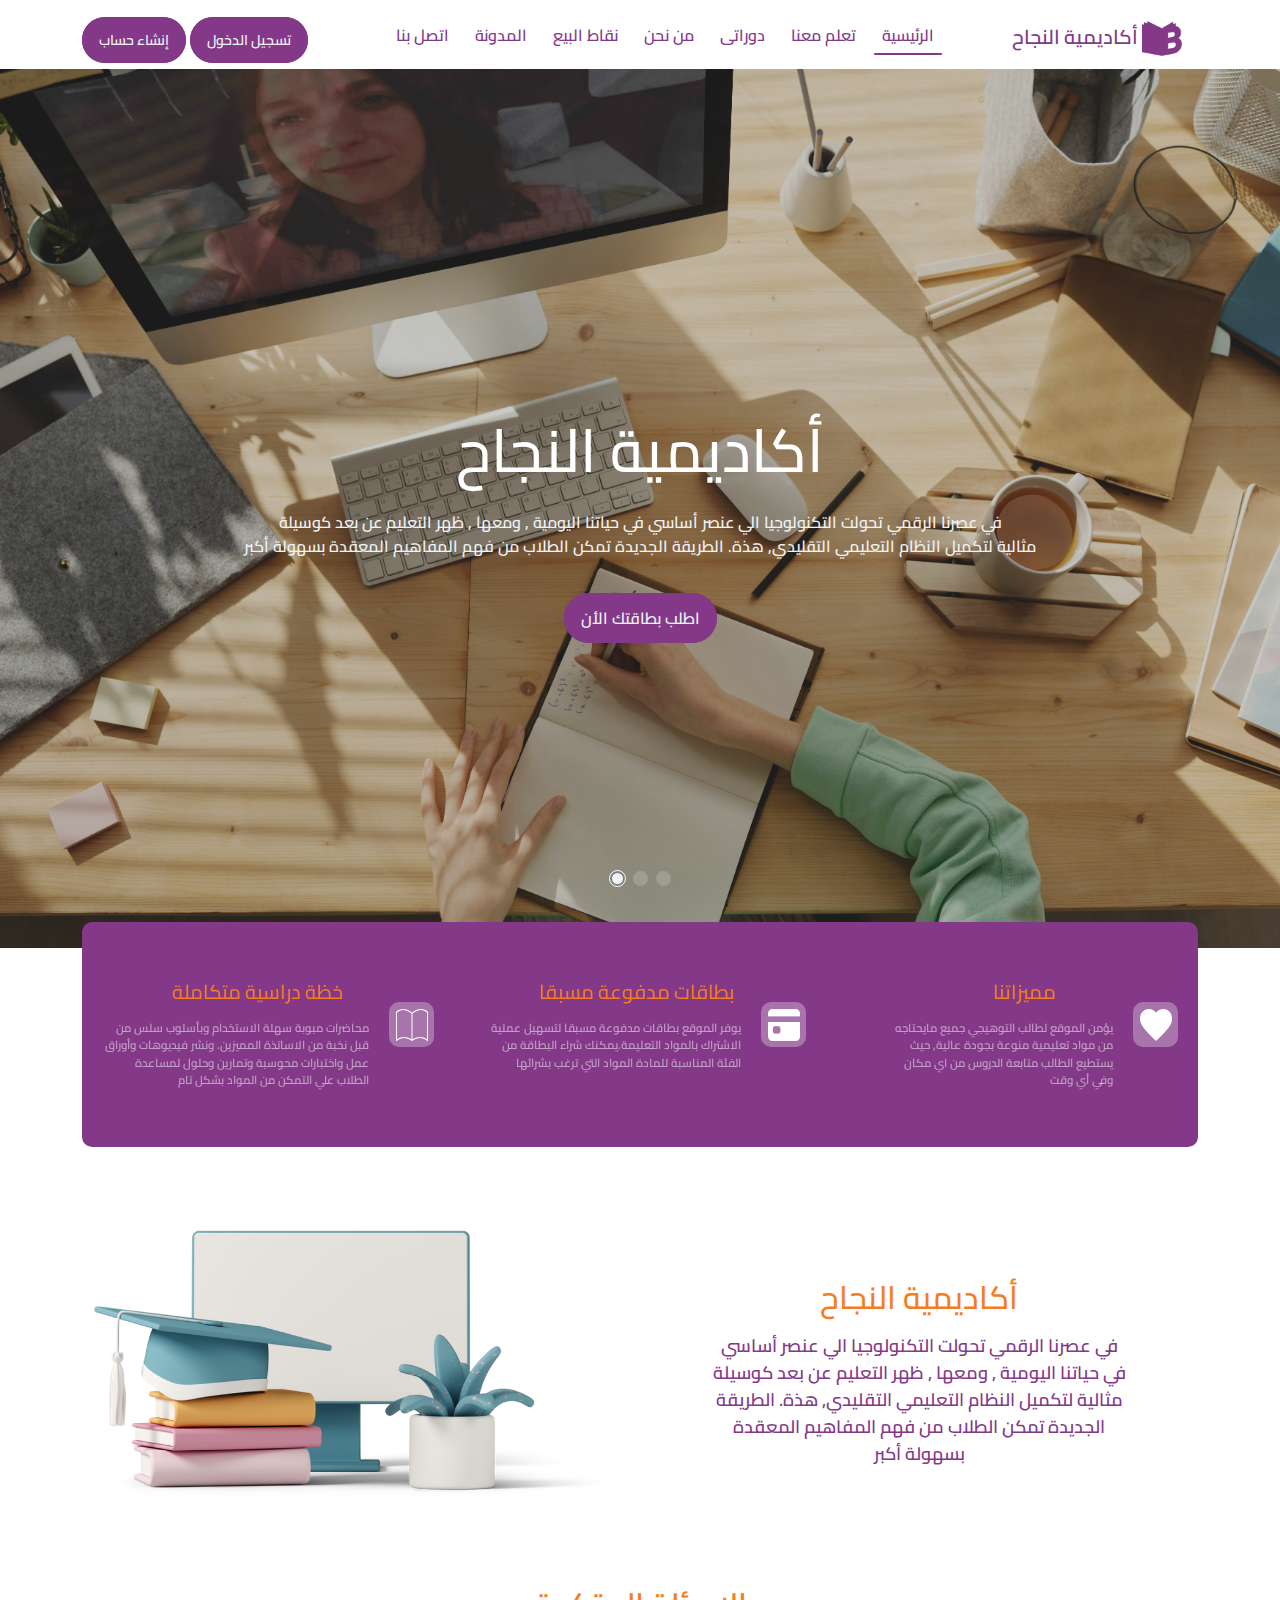
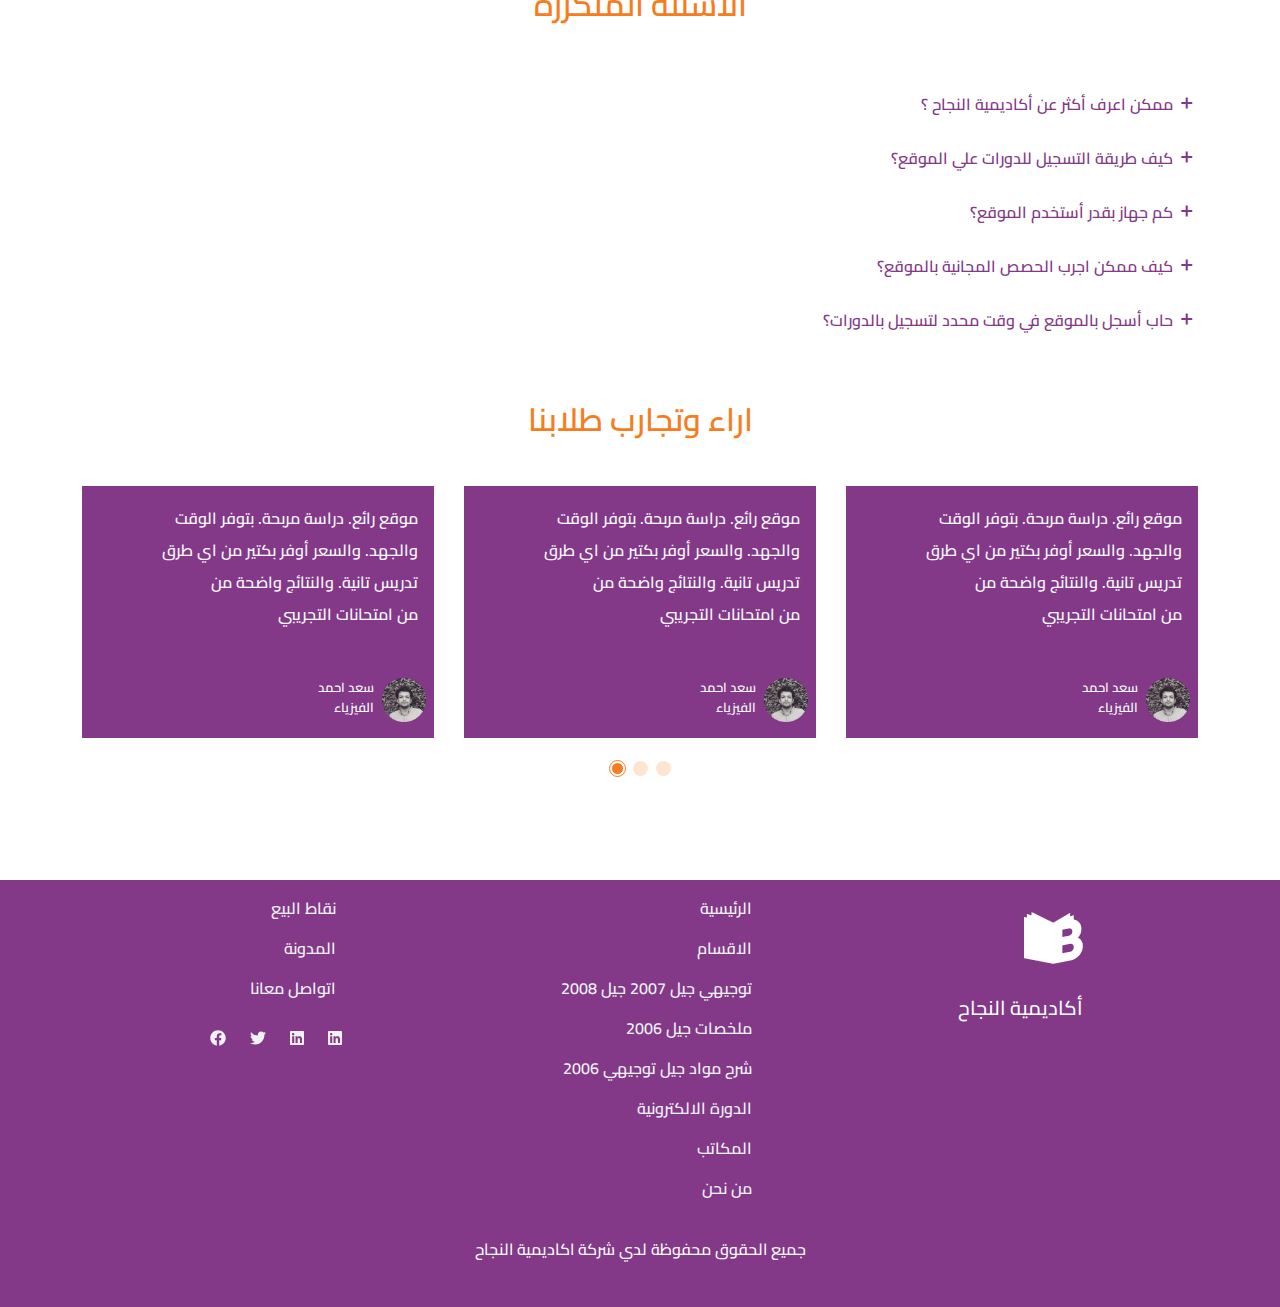
<file: index.html>
<!DOCTYPE html>
<html lang="en">
<head>
    <meta charset="UTF-8">
    <meta name="viewport" content="width=device-width, initial-scale=1.0">
    <title>أكاديمية النجاح</title>
    <!--logoicons-stie-->
    <link rel="icon" type="png" href="img/logo.png">
    <!--logoicons-stie-->
    <!--style-link-->
    <link rel="stylesheet" href="css/home.css">
    <link rel="stylesheet" href="css/navbar.css">
    <link rel="stylesheet" href="css/footer.css">
     <!--style-link-->
     <!--bootstrap-files-->
    <link rel="stylesheet" href="css/bootstrap.min.css">
    <link rel="stylesheet" href="https://cdn.jsdelivr.net/npm/bootstrap-icons@1.11.3/font/bootstrap-icons.min.css">
    <!--bootstrap-files-->
    <!--font-awesome-files-->
    <link rel="stylesheet" href="css/all.min.css">
    <!--font-awesome-files-->
    <!--animate-files-->
    <link rel="stylesheet" href="css/animate.css">
    <!--animate-files-->
    <!---google-fonts-->
    <link rel="preconnect" href="https://fonts.googleapis.com">
    <link rel="preconnect" href="https://fonts.gstatic.com" crossorigin>
    <link href="https://fonts.googleapis.com/css2?family=Cairo:wght@200..1000&display=swap" rel="stylesheet">
    <!--google-font-->
    <!--swipper-->
    <link
    rel="stylesheet"
    href="https://cdn.jsdelivr.net/npm/swiper@11/swiper-bundle.min.css"
    />
    <!--swipperslider-->
</head>
<body>
    
<!--start-desktop-->

<div class="get-nabvbar-desktop mb-5 cairo-uniquifier fixed-top" dir="rtl">
    <nav class="navbar navbar-expand-lg">
        <div class="container">
          <a class="navbar-brand mt-2 section-color" href="#"><img src="img/logo.png" class="img-fluid" alt=""><span> أكاديمية النجاح </span> </a>
          <button class="navbar-toggler" type="button" data-bs-toggle="collapse" data-bs-target="#navbarSupportedContent" aria-controls="navbarSupportedContent" aria-expanded="false" aria-label="Toggle navigation">
            <span class="navbar-toggler-icon"></span>
          </button>
          <div class="collapse navbar-collapse" id="navbarSupportedContent">
            <ul class="navbar-nav m-auto mb-2 mb-lg-0">
              <li class="nav-item">
                <a class="nav-link active" aria-current="page" href="#">الرئيسية</a>
              </li>
              <li class="nav-item">
                <a class="nav-link" href="study-online.html">تعلم معنا</a>
              </li>
              <li class="nav-item">
                <a class="nav-link" href="my-courses.html">دوراتى</a>
              </li>
              <li class="nav-item">
                <a class="nav-link" href="about.html">من نحن</a>
              </li>
              <li class="nav-item">
               <a href="points-sale.html" class="nav-link">نقاط البيع</a>
              </li>
              <li class="nav-item">
                <a class="nav-link" href="blog.html">المدونة</a>
              </li>
              <li class="nav-item">
                <a class="nav-link" href="contact.html">اتصل بنا</a>
              </li>
            </ul>
            <div class="login-and-sign-in mt-2">
                <a href="#" class="">تسجيل الدخول</a>
                <a href="#" class="">إنشاء حساب</a>
            </div>
          </div>
        </div>
      </nav>
</div>
<!--start-desktop-->

<!--navbar-mopille-->

<div class="get-navbar-mobile" dir="rtl">
 <div class="get-nabvbar-mopile cairo-uniquifier fixed-top">
  <a class="open" type="button" data-bs-toggle="offcanvas" data-bs-target="#offcanvasRight" aria-controls="offcanvasRight"><i class=" text-light fa-solid fa-bars"></i></a>
  <div class="offcanvas offcanvas-end" tapindex="-1" id="offcanvasRight" aria-labelledby="offcanvasRightLabel">
    <div class="offcanvas-header">
      <h6 class="text-black-50 text-center">أكاديمية النجاح</h6>
      <button type="button" class="btn-close text-reset" data-bs-dismiss="offcanvas" aria-label="Close"></button>
    </div>
    <div class="offcanvas-body">
    <div class="logo-navmopile mt-3 mb-3">
      <img src="img/logo.png" class="img-fluid" alt="">
      <h6 class="mt-3 mb-3">مرحبا بك</h6>
    </div>
    <div class="navbar-links-mopile">

      <ul class="navbar-nav me-auto mb-2 mb-lg-0">
        <li class="nav-item">
          <a class="nav-link active" aria-current="page" href="index.html">الرئيسية</a>
        </li>
        <li class="nav-item">
          <a class="nav-link" href="study-online.html">تعلم معنا</a>
        </li>
        <li class="nav-item">
          <a class="nav-link" href="my-courses.html">دوراتى</a>
        </li>
        <li class="nav-item">
          <a class="nav-link" href="about.html">من نحن</a>
        </li>
        <li class="nav-item" >
          <a href="points-sale.html" class="nav-link">نقاط البيع</a>
        </li>
        <li class="nav-item">
          <a class="nav-link" href="blog.html">المدونة</a>
        </li>
        <li class="nav-item">
          <a class="nav-link" href="contact.html">اتصل بنا</a>
        </li>
      </ul>
      <div class="navar-mopile-login-and-sign-in mt-2">
          <a href="#" class="">تسجيل الدخول</a>
          <a href="#" class="">إنشاء حساب</a>
      </div>
    </div>
    </div>
  </div>
  <div class="logo-nav-mopile" dir="rtl">
    <img src="img/logo-footer.png" class="img-fluid" alt="">
  </div>
  </div>
</div>
</div>
<!--navbar-mopille-->


<!--sliderHome-Page-->
 <div class="slide-home cairo-uniquifier mt-5 ">
  <div class="container-fluid">
    <div class="row align-items-center">
    <div class="col-lg-12 p-0">
      <div class="swiper mySwiper2">
        <div class="swiper-wrapper">
          <div class="swiper-slide">
            <div class="text-on-img text-center">                  
              <h1 class="mt-5 mb-3">أكاديمية النجاح</h1>
              <p class="mt-4 mb-5 ">في عصرنا الرقمي تحولت التكنولوجيا الي عنصر أساسي في حياتنا اليومية , ومعها , ظهر التعليم عن بعد كوسيلة <br>
                 مثالية لتكميل النظام التعليمي التقليدي, هذة. الطريقة الجديدة تمكن الطلاب من فهم المفاهيم المعقدة بسهولة أكبر</p>
                <div class="btn-order">
                 <a href="#" class="mt-3 mb-3">اطلب بطاقتك الأن</a>  
            </div>
            </div>  
          </div>
          <div class="swiper-slide">
            <div class="text-on-img text-center">                  
              <h1 class="mt-5 mb-3">أكاديمية النجاح</h1>
              <p class="mt-4 mb-5 ">في عصرنا الرقمي تحولت التكنولوجيا الي عنصر أساسي في حياتنا اليومية , ومعها , ظهر التعليم عن بعد كوسيلة <br>
                 مثالية لتكميل النظام التعليمي التقليدي, هذة. الطريقة الجديدة تمكن الطلاب من فهم المفاهيم المعقدة بسهولة أكبر</p>
                <div class="btn-order">
                 <a href="#" class="mt-3 mb-3">اطلب بطاقتك الأن</a>  
            </div>
            </div>  
          </div>
          <div class="swiper-slide">
            <div class="text-on-img text-center">                  
              <h1 class="mt-5 mb-3">أكاديمية النجاح</h1>
              <p class="mt-4 mb-5 ">في عصرنا الرقمي تحولت التكنولوجيا الي عنصر أساسي في حياتنا اليومية , ومعها , ظهر التعليم عن بعد كوسيلة <br>
                 مثالية لتكميل النظام التعليمي التقليدي, هذة. الطريقة الجديدة تمكن الطلاب من فهم المفاهيم المعقدة بسهولة أكبر</p>
                <div class="btn-order">
                 <a href="#" class="mt-3 mb-3">اطلب بطاقتك الأن</a>  
            </div>
            </div>  
          </div>
  
        </div>
        <div class="swiper-pagination"></div>
      </div>
  </div>
</div>
</div>
</div>
</div>
<!--sliderHome-Page--> 
<!---three-text-and-content-->
<div class="container" >
  <div class="three-text-and-content cairo-uniquifier">
      <div class="container">
          <div class="row  ">
              <div class="col-lg-4 col-sm-12 col-md-6  " dir="rtl">
              <div class="box-img-3 d-flex">
                <div class="backg d-flex p-1 m-2">
                  <img src="icons/Vector3.png" class="img-fluid" alt="">
                 </div>
              <div class="text-and-icons">
              <h5 class="mt-3 mb-3 text-center">خظة دراسية متكاملة</h5>
      <div class="txt container"> 
      <p class="mt-2 mb-2 text-white-50 " >محاضرات مبوبة سهلة الاستخدام وبأسلوب سلس من <br> قبل نخبة من الاساتذة المميزين. ونشر فيديوهات وأوراق <br> عمل واختبارات محوسبة وتمارين وحلول لمساعدة <br> الطلاب علي التمكن من المواد بشكل تام</p>
      </div>        
  </div>
  </div>
</div>
  <div class="col-lg-4 col-sm-12 col-md-6" dir="rtl">
      <div class="box-img-3 d-flex">
        <div class="backg d-flex  text-end lh-lg p-1 m-2">
          <img src="icons/Vector2.png" class="img-fluid" alt="">
         </div>
      <div class="text-and-icons">
        <h5 class="mt-3 mb-3 text-center">بطاقات مدفوعة مسبقا</h5>
  <div class="txt container"> 
    <p class="mt-2 mb-2 text-white-50 ">يوفر الموقع بطاقات مدفوعة مسبقا لتسهيل عملية <br> الاشتراك بالمواد التعليمة.يمكنك شراء البطاقة من  <br> الفئة المناسبة للمادة المواد التي ترغب بشرائها </p>
  </div>        
  </div>
  </div>
  </div>
  <div class="col-lg-4 col-sm-12 col-md-6" dir="rtl">
      <div class="box-img-3 d-flex ">
        <div class="backg d-flex  p-1 m-2">
       <img src="icons/Vector.png" class="img-fluid" alt="">
      </div>   
      <div class="text-and-icons">
        <h5  class="mt-3 mb-3 text-center">مميزاتنا</h5>
    <div class="txt container"> 
        <p class="mt-2 mb- text-white-50 ">يؤمن الموقع لطالب التوهيجي جميع مايحتاجه <br> من مواد تعليمية منوعة بجودة عالية, حيث <br> يستطيع الطالب متابعة الدروس من اي مكان <br> وفي أي وقت</p>
    </div>     
    </div>
  </div>
  </div>
  
      </div>
      </div>
  </div>
  </div>
  <!---three-text-and-content-->
 
<!--oneText-And-img-->
<div class="container">
  <div class="oneimg-and-text mb-5 cairo-uniquifier">
    <div class="container">
      <div class="row align-items-center">
        <div class="col-lg-6">
          <div class="img text-center">
            <img src="img/graduate's hat and books.png" class="img-fluid mt-3 mb-3 " alt="">
          </div>
        </div>
        <div class="col-lg-6" dir="rtl">
        <div class="title-content">
          <div class="title">
            <h2 class="mt-3 mb-3 text-center orange-color">أكاديمية النجاح</h2>
          </div>
          <div class="content">
            <p class="mt-3 mb-3 text-center active-color">في عصرنا الرقمي تحولت التكنولوجيا الي عنصر أساسي  <br> في حياتنا اليومية , ومعها , ظهر التعليم عن بعد كوسيلة <br>
               مثالية لتكميل النظام التعليمي التقليدي, هذة. الطريقة <br> الجديدة تمكن  الطلاب من فهم المفاهيم المعقدة <br> بسهولة أكبر</p>
          </div>
        </div>
        </div>
      </div>
    </div>
  </div>
  </div>
<!--oneText-And-img-->

<!--loop-answer-->
<h2  class="mt-5 mb-5 text-center orange-color cairo-uniquifier">الاسئلة المتكررة</h2>
<div class="theacc cairo-uniquifier mt-5 mb-5">
  <div class="container">
    <div class="row">
      <div class="col-lg-12" dir="rtl">
        <div class="accordion">
          <div class="contentBx">
            <label class="label"> ممكن اعرف أكثر عن أكاديمية النجاح ؟ </label>
            <div class="contentt">
              <p class="">أكاديمية النجاح هي منصة تعليمية (أونلاين) بديلة عن الطرق التقليدية من المراكز والخصوصي. بتقدر تسجل اون لاين وتدرس من البيت عن طريق اللابتوب<br>
            او الموبايل شرح مفصل للمواد وراح توفر الوقت والجهد والتكاليف وبتقدر تحت كل درس تطرح إستفسار علي المعلم ويرجع يرد عليك</p>

            </div>
          </div>
          <div class="contentBx">
            <label class="label">كيف طريقة التسجيل للدورات علي الموقع؟</label>
            <div class="contentt">
              <p class="">في عصرنا الرقمي تحولت التكنولوجيا الي عنصر أساسي</p>
              <p class="">في عصرنا الرقمي تحولت التكنولوجيا الي عنصر أساسي</p>
            </div>
          </div>
          <div class="contentBx">
            <label class="label">كم جهاز بقدر أستخدم الموقع؟</label>
            <div class="contentt">
              <p class="">في عصرنا الرقمي تحولت التكنولوجيا الي عنصر أساسي</p>
              <p class="">في عصرنا الرقمي تحولت التكنولوجيا الي عنصر أساسي</p>
            </div>
          </div>
          <div class="contentBx">
            <label class="label">كيف ممكن اجرب الحصص المجانية بالموقع؟</label>
            <div class="contentt">
              <p class="">في عصرنا الرقمي تحولت التكنولوجيا الي عنصر أساسي</p>
              <p class="">في عصرنا الرقمي تحولت التكنولوجيا الي عنصر أساسي</p>
            </div>
          </div>
          <div class="contentBx">
            <label class="label">حاب أسجل بالموقع في وقت محدد لتسجيل بالدورات؟</label>
            <div class="contentt">
              <p class="">في عصرنا الرقمي تحولت التكنولوجيا الي عنصر أساسي</p>
              <p class="">في عصرنا الرقمي تحولت التكنولوجيا الي عنصر أساسي</p>
            </div>
          </div>
        </div>
      </div>
    </div>
  </div>
</div>
<!--loop answer-->

  <!--rate-students-->
  <h2 class="mt=5 mb-5 text-center orange-color cairo-uniquifier">اراء وتجارب طلابنا </h2>
  <div class="rate-students mt-5 mb-5 cairo-uniquifier text-light">
  <div class="container">
    <div class="swiper mySwiper">
      <div class="swiper-wrapper">
        <div class="swiper-slide">
          <div class="rates" dir="rtl">
           
            <p class="mb-3 text-end lh-lg p-3">
              موقع رائع. دراسة مربحة. بتوفر الوقت<br />
              والجهد. والسعر أوفر بكتير من اي طرق <br />
              تدريس تانية. والنتائج واضحة من <br />
              من امتحانات التجريبي
            </p>
            <div class="person-and-date d-flex">
              <img
                src="img/Ellipse 35.png"
                class="img-fluid mt-2 mb-2 p-2"
                alt=""
              />
              <div class="block-elemnts d-block mt-3 mb-3">
                <span>سعد احمد</span>
                <span>الفيزياء</span>
             
            </div>
            </div>
          </div>
        </div>
        <div class="swiper-slide">
          <div class="rates" dir="rtl">
            <p class="mb-3 text-end lh-lg p-3">
              موقع رائع. دراسة مربحة. بتوفر الوقت<br />
              والجهد. والسعر أوفر بكتير من اي طرق <br />
              تدريس تانية. والنتائج واضحة من <br />
              من امتحانات التجريبي
            </p>
            <div class="person-and-date d-flex">
              <img
                src="img/Ellipse 35.png"
                class="img-fluid mt-2 mb-2 p-2"
                alt=""
              />
              <div class="block-elemnts d-block mt-3 mb-3">
                <span>سعد احمد</span>
                <span>الفيزياء</span>
              </div>
        
          </div>
        </div>
        </div>
        <div class="swiper-slide">
          <div class="rates" dir="rtl">
            <p class="mb-3 text-end lh-lg p-3">
              موقع رائع. دراسة مربحة. بتوفر الوقت<br />
              والجهد. والسعر أوفر بكتير من اي طرق <br />
              تدريس تانية. والنتائج واضحة من <br />
              من امتحانات التجريبي
            </p>
            <div class="person-and-date d-flex">
              <img
                src="img/Ellipse 35.png"
                class="img-fluid mt-2 mb-2 p-2"
                alt=""
              />
              <div class="block-elemnts d-block mt-3 mb-3">
                <span>سعد احمد</span>
                <span>الفيزياء</span>
              </div>
            </div>
          </div>
        </div>
        <div class="swiper-slide">
          <div class="rates" dir="rtl">
            <p class="mb-3 text-end lh-lg p-3">
              موقع رائع. دراسة مربحة. بتوفر الوقت<br />
              والجهد. والسعر أوفر بكتير من اي طرق <br />
              تدريس تانية. والنتائج واضحة من <br />
              من امتحانات التجريبي
            </p>
            <div class="person-and-date d-flex">
              <img
                src="img/Ellipse 35.png"
                class="img-fluid mt-2 mb-2 p-2"
                alt=""
              />
              <div class="block-elemnts d-block mt-3 mb-3">
                <span>سعد احمد</span>
                <span>الفيزياء</span>
              </div>
            </div>
          
          </div>
        </div>
        <div class="swiper-slide">
          <div class="rates" dir="rtl">
            <p class="mb-3 text-end lh-lg p-3">
              موقع رائع. دراسة مربحة. بتوفر الوقت<br />
              والجهد. والسعر أوفر بكتير من اي طرق <br />
              تدريس تانية. والنتائج واضحة من <br />
              من امتحانات التجريبي
            </p>
            <div class="person-and-date d-flex">
              <img
                src="img/Ellipse 35.png"
                class="img-fluid mt-2 mb-2 p-2"
                alt=""
              />
              <div class="block-elemnts d-block mt-3 mb-3">
                <span>سعد احمد</span>
                <span>الفيزياء</span>
              </div>
            </div>
          </div>
        </div>
      </div>
      <div class="swiper-pagination"></div>
    </div>
  </div>
  </div>
  
  <!--rate-students-->
  
  
  <!--footer-->
  
  <div class="s-footer mt-5 cairo-uniquifier" dir="rtl">
    <div class="container">
      <div class="row">
      <div class="col-lg-4 col-md-4 col-sm-4">
      <div class="logo-footer mt-4 mb-3">
        <img src="img/logo-footer.png" class="img-fluid mt-2 mb-2" alt="">
        <h5 class="mt-4 mb-2">أكاديمية النجاح</h5>
      </div>
      </div>
  
      <div class="col-lg-4 col-md-4 col-sm-4">
        <div class="seven-buttons">
          <ul>
      <li class="mt-3 m-3"><a href="">الرئيسية</a></li>
      <li class="mt-3 m-3"><a href="">الاقسام</a></li>
      <li class="mt-3 m-3"><a href="">توجيهي جيل 2007 جيل 2008</a></li>
      <li class="mt-3 m-3"><a href="">ملخصات جيل 2006</a></li>
      <li class="mt-3 m-3"><a href="">شرح مواد جيل توجيهي 2006</a></li>
      <li class="mt-3 m-3"><a href="">الدورة الالكترونية</a></li>
      <li class="mt-3 m-3"><a href="">المكاتب</a></li>
      <li class="mt-3 m-3"><a href="">من نحن</a></li>
          </ul>
        </div>
      </div>
      <div class="col-lg-4 col-md-4 -sm-4">
      <div class="sales"> 
        <ul>
          <li class="mt-3 m-3"><a href="#">نقاط البيع</a></li>
          <li class="mt-3 m-3"><a href="blog.html">المدونة</a></li>
          <li class="mt-3 m-3"><a href="#">اتواصل معانا</a></li>
        </ul>
        <div class="icons-footer mb-5">
          <ul>
          <li><a href=""><i class="fa-brands fa-linkedin"></i></a></li>
          <li><a href=""><i class="fa-brands fa-linkedin"></i></a></li>
          <li><a href=""><i class="fa-brands fa-twitter"></i></a></li>
          <li><a href=""><i class="fa-brands fa-facebook"></i></a></li>
          </ul>
        </div>
      </div>
      </div>
      <div class="share ">
        <h6 class="mt-4 mb-4 text-center">جميع الحقوق محفوظة لدي شركة اكاديمية النجاح</h6>
      </div>
    </div>
  </div>
  </div>
  <!--footer-->
  <!--top button-->
  <div class="top-button fixed-bottom">
    <div class="container">
  <button class="mb-5" id="scrolltopbutton"><i class="fa-solid fa-arrow-up"></i></button>
  </div>
  </div>
  <!--top button-->
<!--siwper.js-->
<script src="https://cdn.jsdelivr.net/npm/swiper@11/swiper-bundle.min.js"></script>

<!--swipper.js-->
<!--bootstrap-Js-Files-->
    <script src="js/bootstrap.min.js"></script>
<!--bootstrap-Js-Files-->
<!--script-files-->
<script src="js/scirpt.js" ></script>
<!--script-files-->
<!--fontawesomJS-->
    <script src="js/all.min.js"></script>
<!--fontawesomJS-->
</body>
</html>
</file>
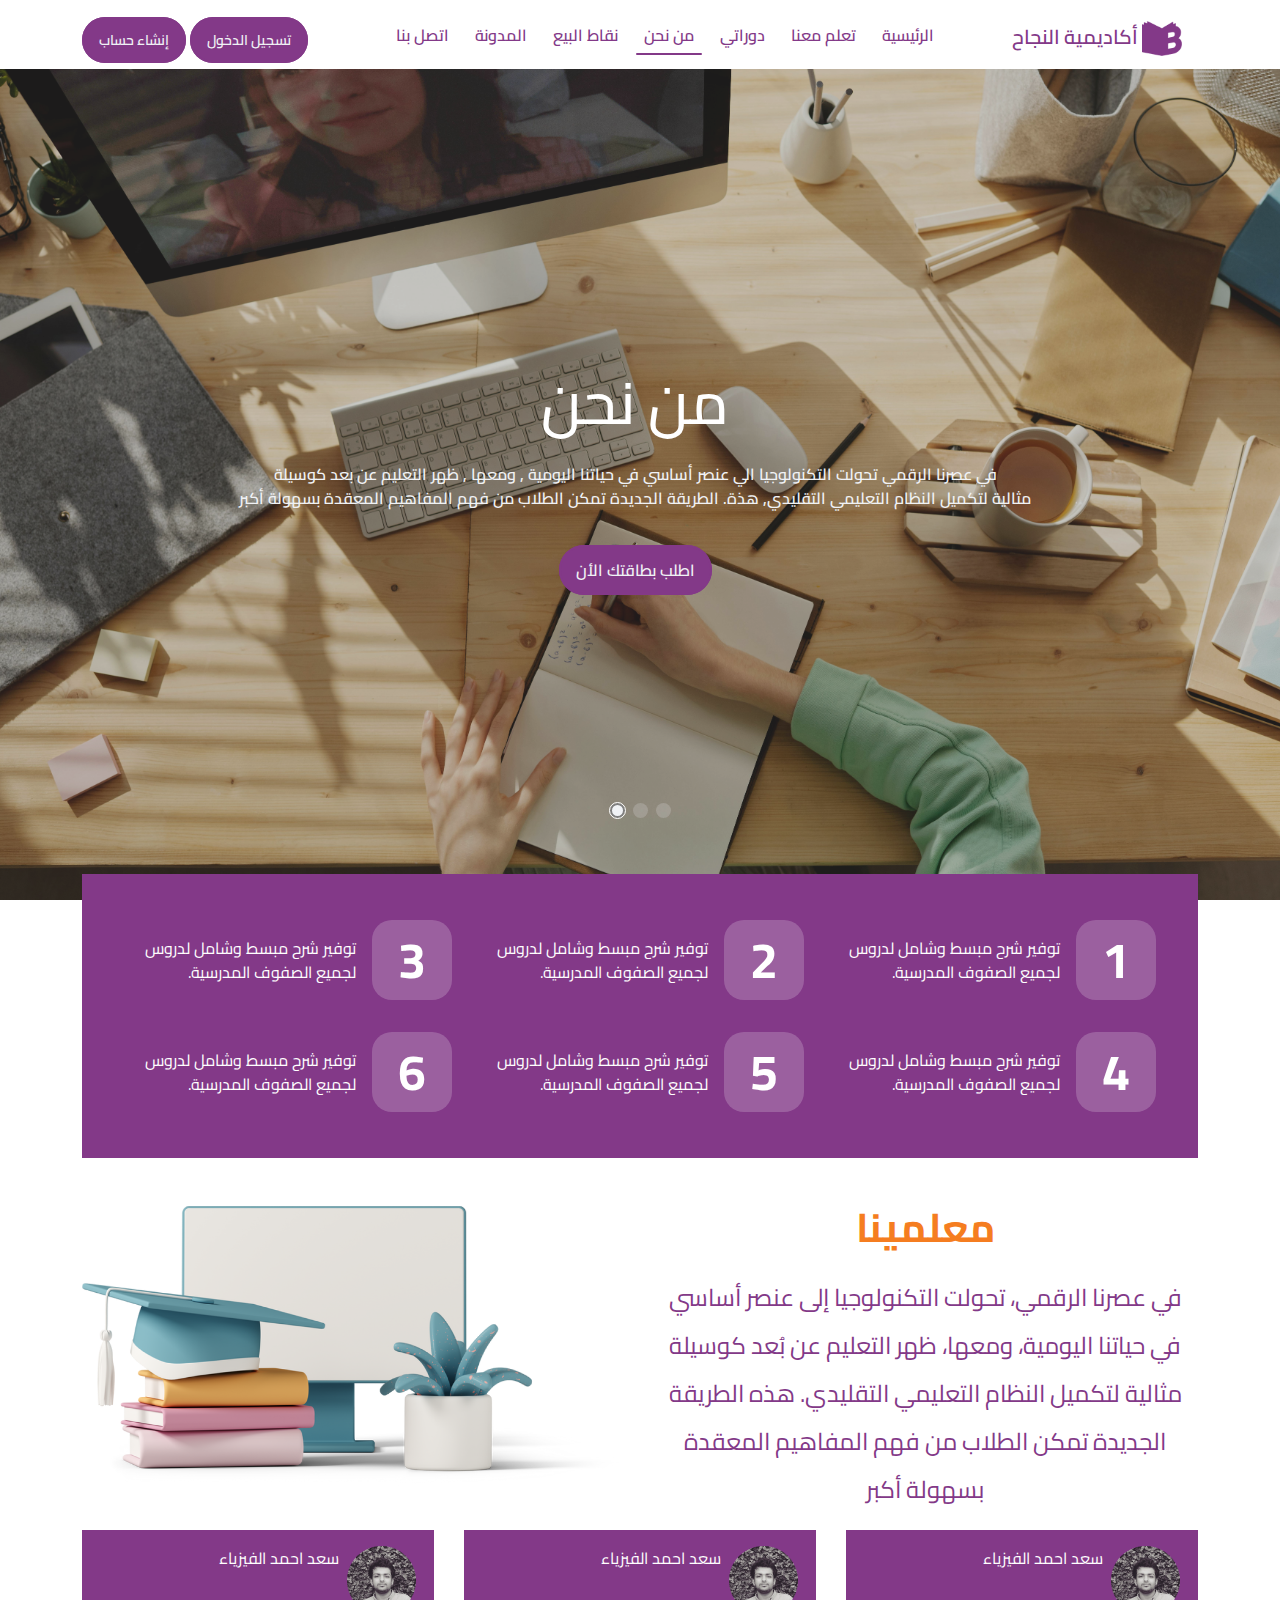
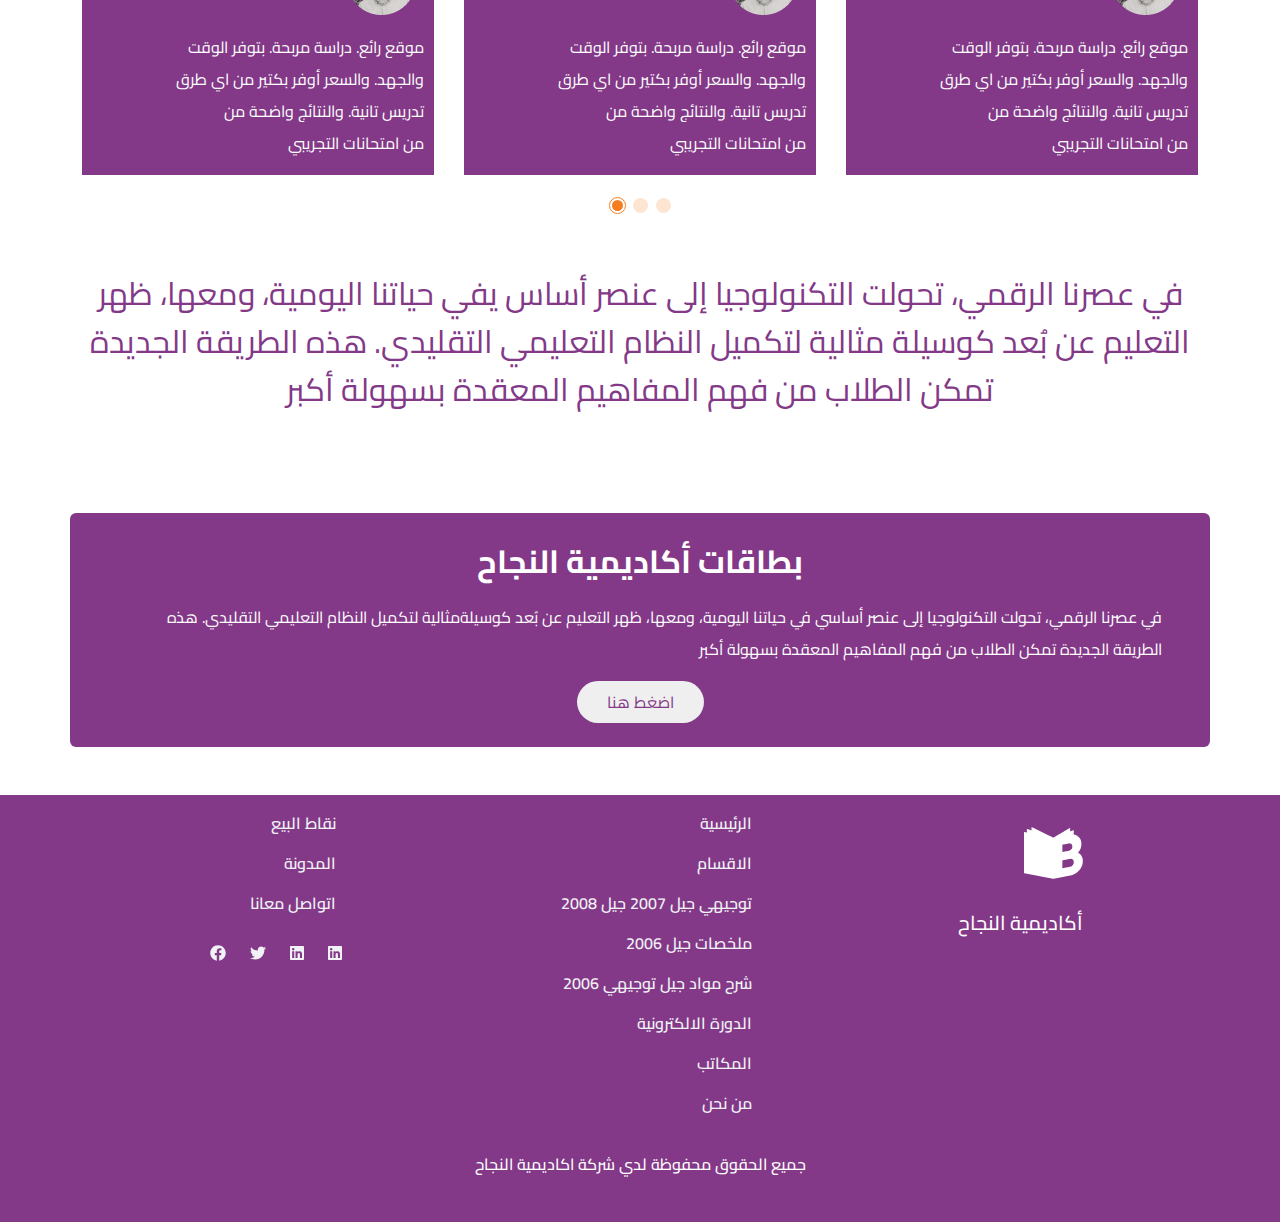
<file: about.html>
<!DOCTYPE html>
<html lang="en">
  <head>
    <meta charset="UTF-8" />
    <meta
      name="viewport"
      content="width=device-width, initial-scale=1, minimum-scale=1, maximum-scale=1"
    />

    <title>أكاديمية النجاح</title>
    <!--logoicons-stie-->
    <link rel="icon" type="png" href="img/logo.png" />
    <!--logoicons-stie-->
    <!--style-link-->

    <link rel="stylesheet" href="css/navbar.css" />

    <link rel="stylesheet" href="css/footer.css" />
    <link rel="stylesheet" href="css/about.css" />
    <!--style-link-->
    <!--bootstrap-files-->
    <link rel="stylesheet" href="css/bootstrap.min.css" />
    <!--bootstrap-files-->
    <!--font-awesome-files-->
    <link rel="stylesheet" href="css/all.min.css" />
    <!--font-awesome-files-->
    <!--animate-files-->
    <link rel="stylesheet" href="css/animate.css" />
    <!--animate-files-->
    <!---google-fonts-->
    <link rel="preconnect" href="https://fonts.googleapis.com" />
    <link rel="preconnect" href="https://fonts.gstatic.com" crossorigin />
    <link
      href="https://fonts.googleapis.com/css2?family=Cairo:wght@200..1000&display=swap"
      rel="stylesheet"
    />
    <!--google-font-->
    <!--swipper-->
    <link
      rel="stylesheet"
      href="https://cdn.jsdelivr.net/npm/swiper@11/swiper-bundle.min.css"
    />
    <!--swipperslider-->
  </head>
  <body>
    <!--start-desktop-->
<div class="get-nabvbar-desktop mb-5 cairo-uniquifier fixed-top" dir="rtl">
  <nav class="navbar navbar-expand-lg">
      <div class="container">
        <a class="navbar-brand mt-2 section-color" href="#"><img src="img/logo.png" class="img-fluid" alt=""><span> أكاديمية النجاح </span> </a>
        <button class="navbar-toggler" type="button" data-bs-toggle="collapse" data-bs-target="#navbarSupportedContent" aria-controls="navbarSupportedContent" aria-expanded="false" aria-label="Toggle navigation">
          <span class="navbar-toggler-icon"></span>
        </button>
        <div class="collapse navbar-collapse" id="navbarSupportedContent">
          <ul class="navbar-nav m-auto mb-2 mb-lg-0">
            <li class="nav-item">
              <a class="nav-link" aria-current="page" href="index.html">الرئيسية</a>
            </li>
            <li class="nav-item">
              <a class="nav-link " href="study-online.html">تعلم معنا</a>
            </li>
            <li class="nav-item">
              <a class="nav-link" href="courses.html">دوراتي</a>
            </li>
        
            <li class="nav-item">
              <a class="nav-link active" href="about.html">من نحن</a>
            </li>
            <li class="nav-item">
             <a href="points-sale.html" class="nav-link">نقاط البيع</a>
            </li>
            <li class="nav-item">
              <a class="nav-link" href="blog.html">المدونة</a>
            </li>
            <li class="nav-item">
              <a class="nav-link" href="contact.html">اتصل بنا</a>
            </li>
          </ul>
          <div class="login-and-sign-in mt-2">
              <a href="#" class="">تسجيل الدخول</a>
              <a href="#" class="">إنشاء حساب</a>
          </div>
        </div>
      </div>
    </nav>
</div>
<!--start-desktop-->
<!--navbar-mopille-->
<div class="get-navbar-mobile" dir="rtl">
<div class="get-nabvbar-mopile cairo-uniquifier fixed-top">
<a class="open" type="button" data-bs-toggle="offcanvas" data-bs-target="#offcanvasRight" aria-controls="offcanvasRight"><i class=" text-light fa-solid fa-bars"></i></a>
<div class="offcanvas offcanvas-end" tapindex="-1" id="offcanvasRight" aria-labelledby="offcanvasRightLabel">
  <div class="offcanvas-header">
    <h6 class="text-black-50 text-center">أكاديمية النجاح</h6>
    <button type="button" class="btn-close text-reset" data-bs-dismiss="offcanvas" aria-label="Close"></button>
  </div>
  <div class="offcanvas-body">
  <div class="logo-navmopile mt-3 mb-3">
    <img src="img/logo.png" class="img-fluid" alt="">
    <h6 class="mt-3 mb-3">مرحبا بك</h6>
  </div>
  <div class="navbar-links-mopile">

    <ul class="navbar-nav me-auto mb-2 mb-lg-0">
      <li class="nav-item">
        <a class="nav-link" aria-current="page" href="index.html">الرئيسية</a>
      </li>
      <li class="nav-item">
        <a class="nav-link " href="study-online.html">تعلم معنا</a>
      </li>
      <li class="nav-item">
        <a class="nav-link " href="courses.html">دوراتي</a>
      </li>
      <li class="nav-item">
        <a class="nav-link active" href="about.html">من نحن</a>
      </li>
      <li class="nav-item" >
        <a href="points-sale.html" class="nav-link">نقاط البيع</a>
      </li>
      <li class="nav-item">
        <a class="nav-link" href="blog.html">المدونة</a>
      </li>
      <li class="nav-item">
        <a class="nav-link" href="contact.html">اتصل بنا</a>
      </li>
    </ul>
    <div class="navar-mopile-login-and-sign-in mt-2">
        <a href="#" class="">تسجيل الدخول</a>
        <a href="#" class="">إنشاء حساب</a>
    </div>
  </div>
  </div>
</div>
<div class="logo-nav-mopile" dir="rtl">
  <img src="img/logo-footer.png" class="img-fluid" alt="">
</div>
</div>
</div>
</div>
<!--navbar-mopille-->

    <!--sliderHome-Page-->
    <div class="slide-home cairo-uniquifier">
      <div class="container-fluid">
        <div class="row align-items-center">
          <div class="col-lg-12 p-0">
            <div class="swiper mySwiper2">
              <div class="swiper-wrapper">
                <div class="swiper-slide">
                  <div class="text-on-img text-center">
                    <h1 class="mt-5 mb-3">من نحن</h1>
                    <p class="mt-4 mb-5">
                      في عصرنا الرقمي تحولت التكنولوجيا الي عنصر أساسي في حياتنا
                      اليومية , ومعها , ظهر التعليم عن بعد كوسيلة <br />
                      مثالية لتكميل النظام التعليمي التقليدي, هذة. الطريقة
                      الجديدة تمكن الطلاب من فهم المفاهيم المعقدة بسهولة أكبر
                    </p>
                    <div class="btn-order">
                      <a href="#" class="mt-3 mb-3">اطلب بطاقتك الأن</a>
                    </div>
                  </div>
                </div>
                <div class="swiper-slide">
                  <div class="text-on-img text-center">
                    <h1 class="mt-5 mb-3">من نحن</h1>
                    <p class="mt-4 mb-5">
                      في عصرنا الرقمي تحولت التكنولوجيا الي عنصر أساسي في حياتنا
                      اليومية , ومعها , ظهر التعليم عن بعد كوسيلة <br />
                      مثالية لتكميل النظام التعليمي التقليدي, هذة. الطريقة
                      الجديدة تمكن الطلاب من فهم المفاهيم المعقدة بسهولة أكبر
                    </p>
                    <div class="btn-order">
                      <a href="#" class="mt-3 mb-3">اطلب بطاقتك الأن</a>
                    </div>
                  </div>
                </div>
                <div class="swiper-slide">
                  <div class="text-on-img text-center">
                    <h1 class="mt-5 mb-3">من نحن</h1>
                    <p class="mt-4 mb-5">
                      في عصرنا الرقمي تحولت التكنولوجيا الي عنصر أساسي في حياتنا
                      اليومية , ومعها , ظهر التعليم عن بعد كوسيلة <br />
                      مثالية لتكميل النظام التعليمي التقليدي, هذة. الطريقة
                      الجديدة تمكن الطلاب من فهم المفاهيم المعقدة بسهولة أكبر
                    </p>
                    <div class="btn-order">
                      <a href="#" class="mt-3 mb-3">اطلب بطاقتك الأن</a>
                    </div>
                  </div>
                </div>
              </div>
              <div class="swiper-pagination"></div>
            </div>
          </div>
        </div>
      </div>
    </div>

    <!--sliderHome-Page-->

    <!-- features -->
    <div class="container" dir="rtl">
      <div class="features">
        <div class="container">
          <div class="row">
            <div class="col-lg-4 col-sm-12 col-md-6 pt-3 pb-3" dir="rtl">
              <div class="d-flex gap-3 align-items-center">
                <div class="who-number">
                  <p class="text-white">1</p>
                </div>
                <div class="text ml-2 text-white">
                  توفير شرح مبسط وشامل لدروس لجميع الصفوف المدرسية.
                </div>
              </div>
            </div>

            <div class="col-lg-4 col-sm-12 col-md-6 pt-3 pb-3" dir="rtl">
              <div class="d-flex gap-3 align-items-center">
                <div class="who-number">
                  <p class="text-white">2</p>
                </div>
                <div class="text ml-2 text-white">
                  توفير شرح مبسط وشامل لدروس لجميع الصفوف المدرسية.
                </div>
              </div>
            </div>

            <div class="col-lg-4 col-sm-12 col-md-6 pt-3 pb-3" dir="rtl">
              <div class="d-flex gap-3 align-items-center">
                <div class="who-number">
                  <p class="text-white">3</p>
                </div>
                <div class="text ml-2 text-white">
                  توفير شرح مبسط وشامل لدروس لجميع الصفوف المدرسية.
                </div>
              </div>
            </div>

            <div class="col-lg-4 col-sm-12 col-md-6 pt-3 pb-3" dir="rtl">
              <div class="d-flex gap-3 align-items-center">
                <div class="who-number">
                  <p class="text-white">4</p>
                </div>
                <div class="text ml-2 text-white">
                  توفير شرح مبسط وشامل لدروس لجميع الصفوف المدرسية.
                </div>
              </div>
            </div>

            <div class="col-lg-4 col-sm-12 col-md-6 pt-3 pb-3" dir="rtl">
              <div class="d-flex gap-3 align-items-center">
                <div class="who-number">
                  <p class="text-white">5</p>
                </div>
                <div class="text ml-2 text-white">
                  توفير شرح مبسط وشامل لدروس لجميع الصفوف المدرسية.
                </div>
              </div>
            </div>

            <div class="col-lg-4 col-sm-12 col-md-6 pt-3 pb-3" dir="rtl">
              <div class="d-flex gap-3 align-items-center">
                <div class="who-number">
                  <p class="text-white">6</p>
                </div>
                <div class="text ml-2 text-white">
                  توفير شرح مبسط وشامل لدروس لجميع الصفوف المدرسية.
                </div>
              </div>
            </div>
          </div>
        </div>
      </div>
    </div>
    <!-- features -->

    <!-- our teacher -->
    <div class="our-teacher">
      <div class="container">
        <div class="row">
          <div class="col-lg-6 col-md-12">
            <img
              src="img/graduate's hat and books.png"
              alt=""
              class="w-100 img-fluid"
            />
          </div>
          <div class="col-lg-6 col-md-12 text-center" dir="rtl">
            <p class="fs-1 fw-bold teacher-txt">معلمينا</p>
            <p class="fs-4 lh-lg dsec">
              في عصرنا الرقمي، تحولت التكنولوجيا إلى عنصر أساسي في حياتنا
              اليومية، ومعها، ظهر التعليم عن بُعد كوسيلة مثالية لتكميل النظام
              التعليمي التقليدي. هذه الطريقة الجديدة تمكن الطلاب من فهم المفاهيم
              المعقدة بسهولة أكبر
            </p>
          </div>
        </div>
      </div>
    </div>
    <!-- our teacher -->

    <!-- rate-students -->
    <div class="comments container">
      <div class="swiper mySwiper">
        <div class="swiper-wrapper">
          <div class="swiper-slide">
            <div class="" dir="rtl">
              <div class="person-and-date d-flex">
                <img
                  src="img/Ellipse 35.png"
                  class="img-fluid mt-2 mb-2 p-2"
                  alt=""
                />
                <div class="block-elemnts d-block mt-3 mb-3">
                  <span>سعد احمد</span>
                  <span>الفيزياء</span>
                </div>
              </div>
              <p class="mb-3 text-end lh-lg">
                موقع رائع. دراسة مربحة. بتوفر الوقت<br />
                والجهد. والسعر أوفر بكتير من اي طرق <br />
                تدريس تانية. والنتائج واضحة من <br />
                من امتحانات التجريبي
              </p>
            </div>
          </div>
          <div class="swiper-slide">
            <div class="" dir="rtl">
              <div class="person-and-date d-flex">
                <img
                  src="img/Ellipse 35.png"
                  class="img-fluid mt-2 mb-2 p-2"
                  alt=""
                />
                <div class="block-elemnts d-block mt-3 mb-3">
                  <span>سعد احمد</span>
                  <span>الفيزياء</span>
                </div>
              </div>
              <p class="mb-3 text-end lh-lg">
                موقع رائع. دراسة مربحة. بتوفر الوقت<br />
                والجهد. والسعر أوفر بكتير من اي طرق <br />
                تدريس تانية. والنتائج واضحة من <br />
                من امتحانات التجريبي
              </p>
            </div>
          </div>
          <div class="swiper-slide">
            <div class="" dir="rtl">
              <div class="person-and-date d-flex">
                <img
                  src="img/Ellipse 35.png"
                  class="img-fluid mt-2 mb-2 p-2"
                  alt=""
                />
                <div class="block-elemnts d-block mt-3 mb-3">
                  <span>سعد احمد</span>
                  <span>الفيزياء</span>
                </div>
              </div>
              <p class="mb-3 text-end lh-lg">
                موقع رائع. دراسة مربحة. بتوفر الوقت<br />
                والجهد. والسعر أوفر بكتير من اي طرق <br />
                تدريس تانية. والنتائج واضحة من <br />
                من امتحانات التجريبي
              </p>
            </div>
          </div>
          <div class="swiper-slide">
            <div class="" dir="rtl">
              <div class="person-and-date d-flex">
                <img
                  src="img/Ellipse 35.png"
                  class="img-fluid mt-2 mb-2 p-2"
                  alt=""
                />
                <div class="block-elemnts d-block mt-3 mb-3">
                  <span>سعد احمد</span>
                  <span>الفيزياء</span>
                </div>
              </div>
              <p class="mb-3 text-end lh-lg">
                موقع رائع. دراسة مربحة. بتوفر الوقت<br />
                والجهد. والسعر أوفر بكتير من اي طرق <br />
                تدريس تانية. والنتائج واضحة من <br />
                من امتحانات التجريبي
              </p>
            </div>
          </div>
          <div class="swiper-slide">
            <div class="" dir="rtl">
              <div class="person-and-date d-flex">
                <img
                  src="img/Ellipse 35.png"
                  class="img-fluid mt-2 mb-2 p-2"
                  alt=""
                />
                <div class="block-elemnts d-block mt-3 mb-3">
                  <span>سعد احمد</span>
                  <span>الفيزياء</span>
                </div>
              </div>
              <p class="mb-3 text-end lh-lg">
                موقع رائع. دراسة مربحة. بتوفر الوقت<br />
                والجهد. والسعر أوفر بكتير من اي طرق <br />
                تدريس تانية. والنتائج واضحة من <br />
                من امتحانات التجريبي
              </p>
            </div>
          </div>
        </div>
        <div class="swiper-pagination"></div>
      </div>
    </div>

    <!-- rate-students -->

    <!-- text -->
    <div class="container">
      <p class="text-center txt-section fs-2">
        في عصرنا الرقمي، تحولت التكنولوجيا إلى عنصر أساس يفي حياتنا اليومية،
        ومعها، ظهر التعليم عن بُعد كوسيلة مثالية لتكميل النظام التعليمي
        التقليدي. هذه الطريقة الجديدة تمكن الطلاب من فهم المفاهيم المعقدة بسهولة
        أكبر
      </p>
    </div>
    <!-- text -->

    <div
      class="success-card container py-4 px-5 rounded-2 text-white"
      dir="rtl"
    >
      <p class="text-center fs-2 fw-bold">بطاقات أكاديمية النجاح</p>
      <p class="lh-lg">
        في عصرنا الرقمي، تحولت التكنولوجيا إلى عنصر أساسي في حياتنا اليومية،
        ومعها، ظهر التعليم عن بُعد كوسيلةمثالية لتكميل النظام التعليمي التقليدي.
        هذه الطريقة الجديدة تمكن الطلاب من فهم المفاهيم المعقدة بسهولة أكبر
      </p>
      <button class="m-auto d-block">اضغط هنا</button>
    </div>

    <!--footer-->

    <div class="s-footer mt-5 cairo-uniquifier" dir="rtl">
      <div class="container">
        <div class="row">
          <div class="col-lg-4 col-md-4 col-sm-4">
            <div class="logo-footer mt-4 mb-3">
              <img
                src="img/logo-footer.png"
                class="img-fluid mt-2 mb-2"
                alt=""
              />
              <h5 class="mt-4 mb-2">أكاديمية النجاح</h5>
            </div>
          </div>

          <div class="col-lg-4 col-md-4 col-sm-4">
            <div class="seven-buttons">
              <ul>
                <li class="mt-3 m-3"><a href="">الرئيسية</a></li>
                <li class="mt-3 m-3"><a href="">الاقسام</a></li>
                <li class="mt-3 m-3">
                  <a href="">توجيهي جيل 2007 جيل 2008</a>
                </li>
                <li class="mt-3 m-3"><a href="">ملخصات جيل 2006</a></li>
                <li class="mt-3 m-3">
                  <a href="">شرح مواد جيل توجيهي 2006</a>
                </li>
                <li class="mt-3 m-3"><a href="">الدورة الالكترونية</a></li>
                <li class="mt-3 m-3"><a href="">المكاتب</a></li>
                <li class="mt-3 m-3"><a href="">من نحن</a></li>
              </ul>
            </div>
          </div>
          <div class="col-lg-4 col-md-4 -sm-4">
            <div class="sales">
              <ul>
                <li class="mt-3 m-3"><a href="#">نقاط البيع</a></li>
                <li class="mt-3 m-3"><a href="blog.html">المدونة</a></li>
                <li class="mt-3 m-3"><a href="#">اتواصل معانا</a></li>
              </ul>
              <div class="icons-footer mb-5">
                <ul>
                  <li>
                    <a href=""><i class="fa-brands fa-linkedin"></i></a>
                  </li>
                  <li>
                    <a href=""><i class="fa-brands fa-linkedin"></i></a>
                  </li>
                  <li>
                    <a href=""><i class="fa-brands fa-twitter"></i></a>
                  </li>
                  <li>
                    <a href=""><i class="fa-brands fa-facebook"></i></a>
                  </li>
                </ul>
              </div>
            </div>
          </div>
          <div class="share">
            <h6 class="mt-4 mb-4 text-center">
              جميع الحقوق محفوظة لدي شركة اكاديمية النجاح
            </h6>
          </div>
        </div>
      </div>
    </div>
    <!--footer-->

    <!--top button-->
    <div class="top-button fixed-bottom">
      <div class="container">
        <button class="mb-5" id="scrolltopbutton">
          <i class="fa-solid fa-arrow-up"></i>
        </button>
      </div>
    </div>
    <!--top button-->
    <!--siwper.js-->
    <script src="https://cdn.jsdelivr.net/npm/swiper@11/swiper-bundle.min.js"></script>

    <!-- Initialize Swiper -->
    <script>
      var swiper = new Swiper(".mySwiper", {
        spaceBetween: 30,
        freeMode: true,
        pagination: {
          el: ".swiper-pagination",
          clickable: true,
        },
        autoplay: {
          delay: 5000,
          disableOnInteraction: false,
        },
        breakpoints: {
          0: {
            slidesPerView: 1,
          },
          768: {
            slidesPerView: 2,
          },
          1020: {
            slidesPerView: 3,
          },
          1400: {
            slidesPerView: 4,
          },
        },
      });

      var swiper = new Swiper(".mySwiper2", {
        spaceBetween: 30,
        pagination: {
          el: ".swiper-pagination",
          clickable: true,
        },
        autoplay: {
          delay: 5000,
        },
      });
    </script>
    <!--swipper.js-->
    <!--bootstrap-Js-Files-->
    <script src="js/bootstrap.min.js"></script>
    <!--bootstrap-Js-Files-->
    <!--script-files-->
    <script src="js/main.js"></script>
    <!--script-files-->
    <!--fontawesomJS-->
    <script src="js/all.min.js"></script>
    <!--fontawesomJS-->
  </body>
</html>
</file>
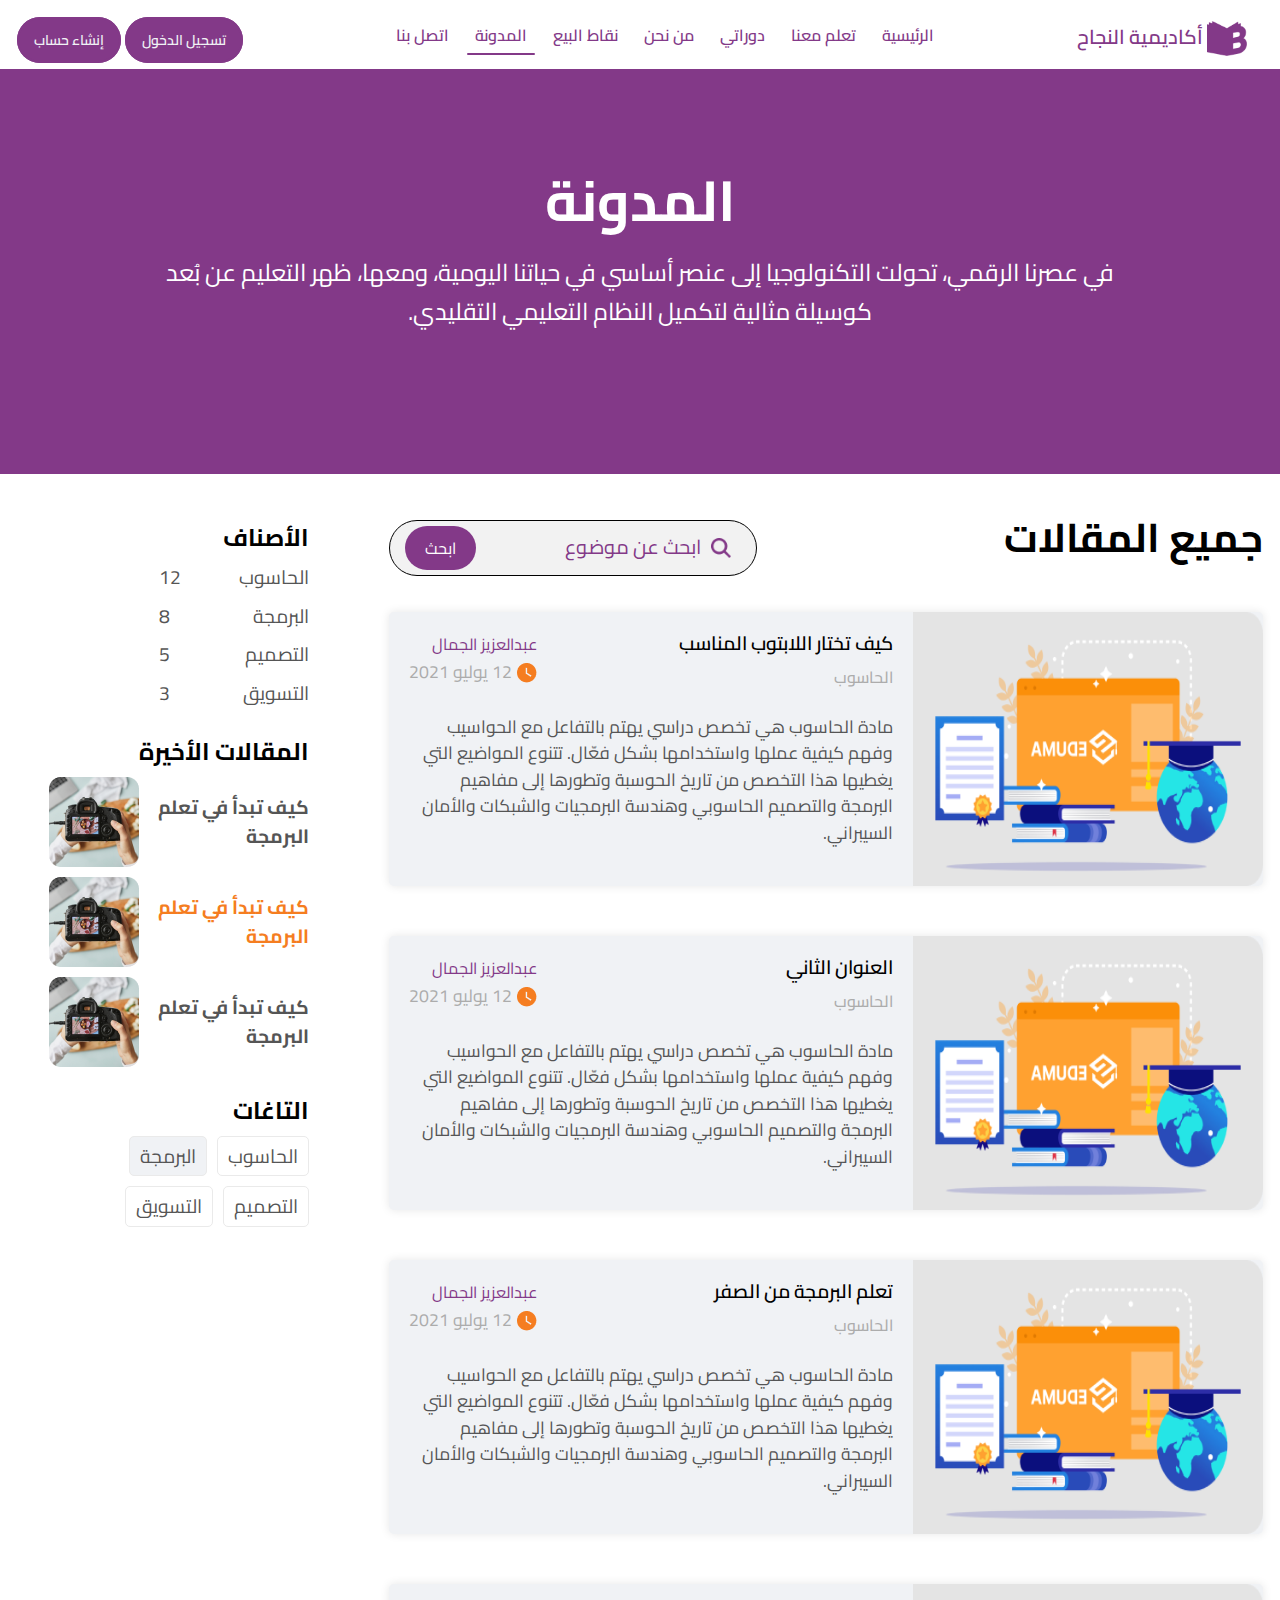
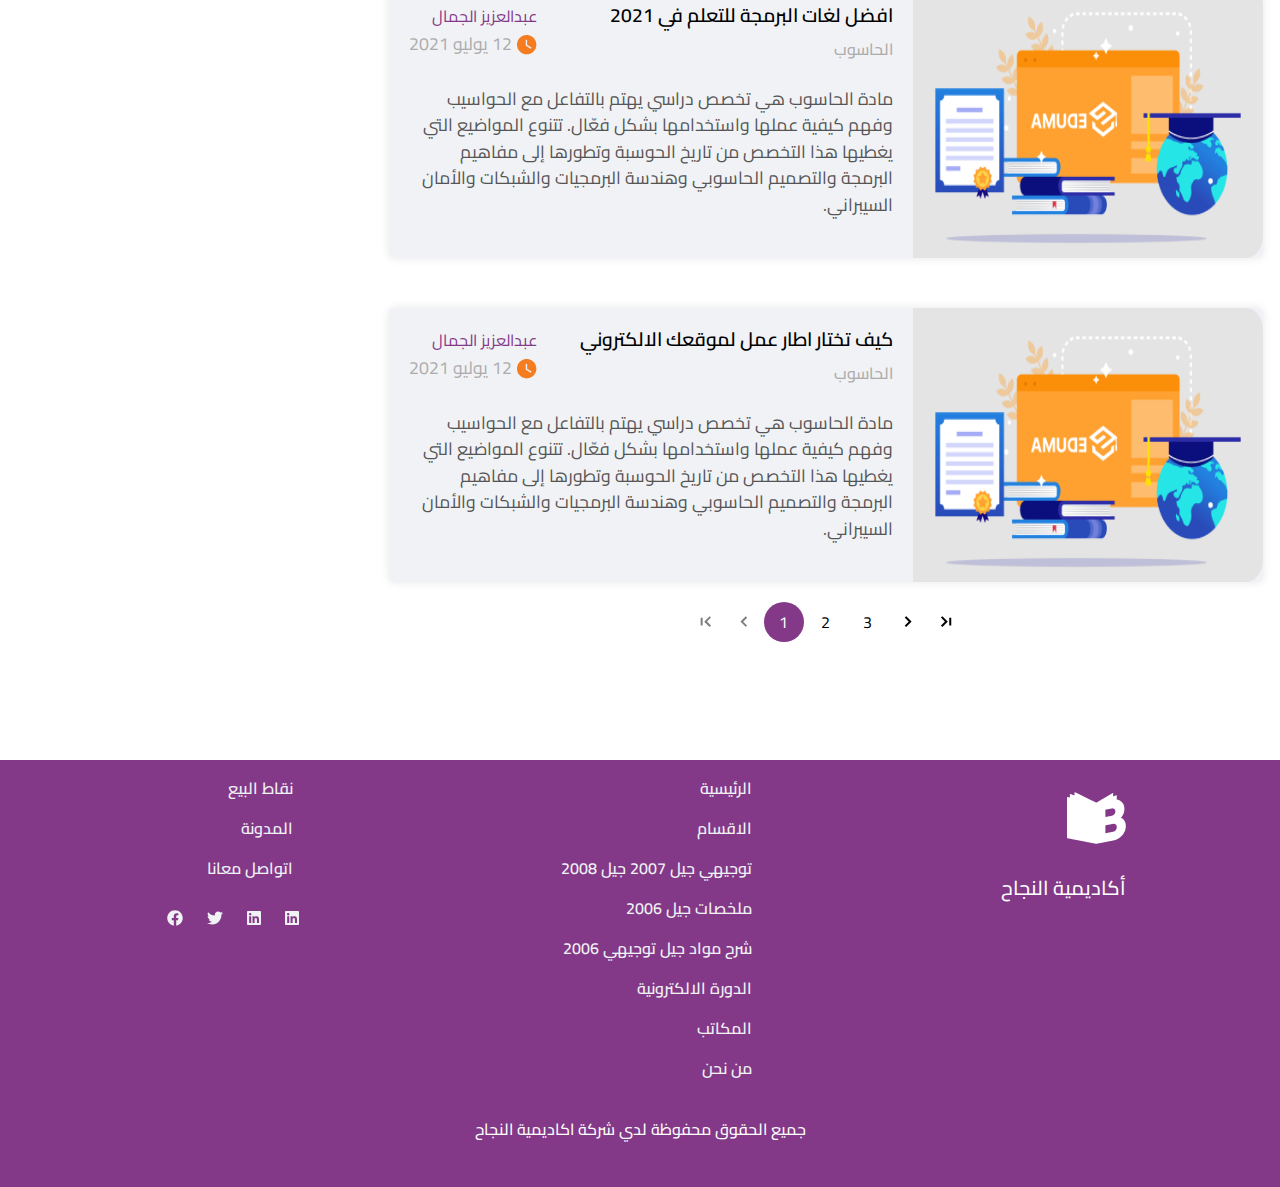
<file: blog.html>
<!DOCTYPE html>
<html lang="ar">
  <head>
    <meta charset="UTF-8" />
    <meta name="viewport" content="width=device-width, initial-scale=1.0" />

    <link rel="stylesheet" href="css/blog.css" />
    <link rel="stylesheet" href="css/navbar.css" />
    <link rel="stylesheet" href="css/footer.css" />

    <link rel="stylesheet" href="css/bootstrap.min.css" />
    <!-- <link
      rel="stylesheet"
      href="https://cdn.jsdelivr.net/npm/bootstrap-icons@1.11.3/font/bootstrap-icons.min.css"
    /> -->

    <link rel="preconnect" href="https://fonts.googleapis.com" />
    <link rel="preconnect" href="https://fonts.gstatic.com" crossorigin />
    <link
      href="https://fonts.googleapis.com/css2?family=Cairo:wght@200..1000&display=swap"
      rel="stylesheet"
    />
    <!--google-font-->
    >
    <title>Blog</title>
  </head>
  <body>
<!--start-desktop-->
<div class="get-nabvbar-desktop mb-5 cairo-uniquifier fixed-top" dir="rtl">
  <nav class="navbar navbar-expand-lg">
      <div class="container">
        <a class="navbar-brand mt-2 section-color" href="#"><img src="img/logo.png" class="img-fluid" alt=""><span> أكاديمية النجاح </span> </a>
        <button class="navbar-toggler" type="button" data-bs-toggle="collapse" data-bs-target="#navbarSupportedContent" aria-controls="navbarSupportedContent" aria-expanded="false" aria-label="Toggle navigation">
          <span class="navbar-toggler-icon"></span>
        </button>
        <div class="collapse navbar-collapse" id="navbarSupportedContent">
          <ul class="navbar-nav m-auto mb-2 mb-lg-0">
            <li class="nav-item">
              <a class="nav-link" aria-current="page" href="index.html">الرئيسية</a>
            </li>
            <li class="nav-item">
              <a class="nav-link " href="study-online.html">تعلم معنا</a>
            </li>
            <li class="nav-item">
              <a class="nav-link" href="courses.html">دوراتي</a>
            </li>
        
            <li class="nav-item">
              <a class="nav-link" href="about.html">من نحن</a>
            </li>
            <li class="nav-item">
             <a href="points-sale.html" class="nav-link">نقاط البيع</a>
            </li>
            <li class="nav-item">
              <a class="nav-link active" href="blog.html">المدونة</a>
            </li>
            <li class="nav-item">
              <a class="nav-link" href="contact.html">اتصل بنا</a>
            </li>
          </ul>
          <div class="login-and-sign-in mt-2">
              <a href="#" class="">تسجيل الدخول</a>
              <a href="#" class="">إنشاء حساب</a>
          </div>
        </div>
      </div>
    </nav>
</div>
<!--start-desktop-->
<!--navbar-mopille-->
<div class="get-navbar-mobile" dir="rtl">
<div class="get-nabvbar-mopile cairo-uniquifier fixed-top">
<a class="open" type="button" data-bs-toggle="offcanvas" data-bs-target="#offcanvasRight" aria-controls="offcanvasRight"><i class=" text-light fa-solid fa-bars"></i></a>
<div class="offcanvas offcanvas-end" tapindex="-1" id="offcanvasRight" aria-labelledby="offcanvasRightLabel">
  <div class="offcanvas-header">
    <h6 class="text-black-50 text-center">أكاديمية النجاح</h6>
    <button type="button" class="btn-close text-reset" data-bs-dismiss="offcanvas" aria-label="Close"></button>
  </div>
  <div class="offcanvas-body">
  <div class="logo-navmopile mt-3 mb-3">
    <img src="img/logo.png" class="img-fluid" alt="">
    <h6 class="mt-3 mb-3">مرحبا بك</h6>
  </div>
  <div class="navbar-links-mopile">

    <ul class="navbar-nav me-auto mb-2 mb-lg-0">
      <li class="nav-item">
        <a class="nav-link" aria-current="page" href="index.html">الرئيسية</a>
      </li>
      <li class="nav-item">
        <a class="nav-link " href="study-online.html">تعلم معنا</a>
      </li>
      <li class="nav-item">
        <a class="nav-link " href="courses.html">دوراتي</a>
      </li>
      <li class="nav-item">
        <a class="nav-link" href="about.html">من نحن</a>
      </li>
      <li class="nav-item" >
        <a href="points-sale.html" class="nav-link">نقاط البيع</a>
      </li>
      <li class="nav-item">
        <a class="nav-link active" href="blog.html">المدونة</a>
      </li>
      <li class="nav-item">
        <a class="nav-link" href="contact.html">اتصل بنا</a>
      </li>
    </ul>
    <div class="navar-mopile-login-and-sign-in mt-2">
        <a href="#" class="">تسجيل الدخول</a>
        <a href="#" class="">إنشاء حساب</a>
    </div>
  </div>
  </div>
</div>
<div class="logo-nav-mopile" dir="rtl">
  <img src="img/logo-footer.png" class="img-fluid" alt="">
</div>
</div>
</div>
</div>
<!--navbar-mopille-->
    <div class="hero">
      <div class="content">
        <h1>المدونة</h1>
        <p>
          في عصرنا الرقمي، تحولت التكنولوجيا إلى عنصر أساسي في حياتنا اليومية،
          ومعها، ظهر التعليم عن بُعد كوسيلة مثالية لتكميل النظام التعليمي
          التقليدي.
        </p>
      </div>
    </div>
    <div class="container">
      <div class="grid">
        <!-- Blog posts go here -->
        <div class="blog-content">
          <div class="header">
            <h2>جميع المقالات</h2>
            <form class="search">
              <input type="text" placeholder="ابحث عن موضوع" />
              <button>ابحث</button>
              <img src="img/blog/search_icon.png" alt="search" />
            </form>
          </div>
          <div class="posts"></div>
          <div class="pagination">
            <a href="#" class="chevron chevron_left_double"
              ><img src="img/blog/double_chevron_left.png" />
            </a>
            <a href="#" class="chevron chevron_left"
              ><img src="img/blog/chevron_left.png" />
            </a>

            <a href="#" class="chevron_right chevron"
              ><img src="img/blog/chevron_right.png" />
            </a>
            <a href="#" class="chevron_right_double chevron"
              ><img src="img/blog/double_chevron_right.png" />
            </a>
          </div>
        </div>

        <!-- Sidebar goes here -->
        <div class="sidebar">
          <div>
            <h2>الأصناف</h2>
            <ul class="category-list">
              <li>
                <a href="#">الحاسوب <span>12</span></a>
              </li>
              <li>
                <a href="#">البرمجة <span>8</span></a>
              </li>
              <li>
                <a href="#">التصميم <span>5</span></a>
              </li>
              <li>
                <a href="#">التسويق <span>3</span></a>
              </li>
            </ul>
          </div>
          <div>
            <h2>المقالات الأخيرة</h2>
            <ul class="recent-posts">
              <li>
                <a href="#"
                  >كيف تبدأ في تعلم البرمجة
                  <img src="img/blog/latest_articel.png" alt="image" />
                </a>
              </li>
              <li>
                <a href="#" class="active"
                  >كيف تبدأ في تعلم البرمجة
                  <img src="img/blog/latest_articel.png" alt="image" />
                </a>
              </li>
              <li>
                <a href="#"
                  >كيف تبدأ في تعلم البرمجة
                  <img src="img/blog/latest_articel.png" alt="image" />
                </a>
              </li>
            </ul>
          </div>
          <div>
            <h2>التاغات</h2>
            <ul class="tags">
              <li>
                <a href="#">الحاسوب</a>
              </li>
              <li>
                <a href="#" class="active">البرمجة</a>
              </li>
              <li>
                <a href="#">التصميم</a>
              </li>
              <li>
                <a href="#">التسويق</a>
              </li>
            </ul>
          </div>
        </div>
      </div>
    </div>
    <!--footer-->

    <div class="s-footer mt-5 cairo-uniquifier" dir="rtl">
      <div class="container">
        <div class="row">
          <div class="col-lg-4 col-md-4 col-sm-4">
            <div class="logo-footer mt-4 mb-3">
              <img
                src="img/logo-footer.png"
                class="img-fluid mt-2 mb-2"
                alt=""
              />
              <h5 class="mt-4 mb-2">أكاديمية النجاح</h5>
            </div>
          </div>

          <div class="col-lg-4 col-md-4 col-sm-4">
            <div class="seven-buttons">
              <ul>
                <li class="mt-3 m-3"><a href="">الرئيسية</a></li>
                <li class="mt-3 m-3"><a href="">الاقسام</a></li>
                <li class="mt-3 m-3">
                  <a href="">توجيهي جيل 2007 جيل 2008</a>
                </li>
                <li class="mt-3 m-3"><a href="">ملخصات جيل 2006</a></li>
                <li class="mt-3 m-3">
                  <a href="">شرح مواد جيل توجيهي 2006</a>
                </li>
                <li class="mt-3 m-3"><a href="">الدورة الالكترونية</a></li>
                <li class="mt-3 m-3"><a href="">المكاتب</a></li>
                <li class="mt-3 m-3"><a href="">من نحن</a></li>
              </ul>
            </div>
          </div>
          <div class="col-lg-4 col-md-4 -sm-4">
            <div class="sales">
              <ul>
                <li class="mt-3 m-3">
                  <a href="points-sale.html">نقاط البيع</a>
                </li>
                <li class="mt-3 m-3"><a href="blog.html">المدونة</a></li>
                <li class="mt-3 m-3"><a href="#">اتواصل معانا</a></li>
              </ul>
              <div class="icons-footer mb-5">
                <ul>
                  <li>
                    <a href=""><i class="fa-brands fa-linkedin"></i></a>
                  </li>
                  <li>
                    <a href=""><i class="fa-brands fa-linkedin"></i></a>
                  </li>
                  <li>
                    <a href=""><i class="fa-brands fa-twitter"></i></a>
                  </li>
                  <li>
                    <a href=""><i class="fa-brands fa-facebook"></i></a>
                  </li>
                </ul>
              </div>
            </div>
          </div>
          <div class="share">
            <h6 class="mt-4 mb-4 text-center">
              جميع الحقوق محفوظة لدي شركة اكاديمية النجاح
            </h6>
          </div>
        </div>
      </div>
    </div>
    <!--footer-->
    <script src="js/blog.js"></script>
    <script src="https://cdn.jsdelivr.net/npm/swiper@11/swiper-bundle.min.js"></script>

    <!--swipper.js-->
    <!--bootstrap-Js-Files-->
    <script src="js/bootstrap.min.js"></script>
    <!--bootstrap-Js-Files-->
    <!--script-files-->
    <script src="js/scirpt.js"></script>
    <!--script-files-->
    <!--fontawesomJS-->
    <script src="js/all.min.js"></script>
  </body>
</html>
</file>
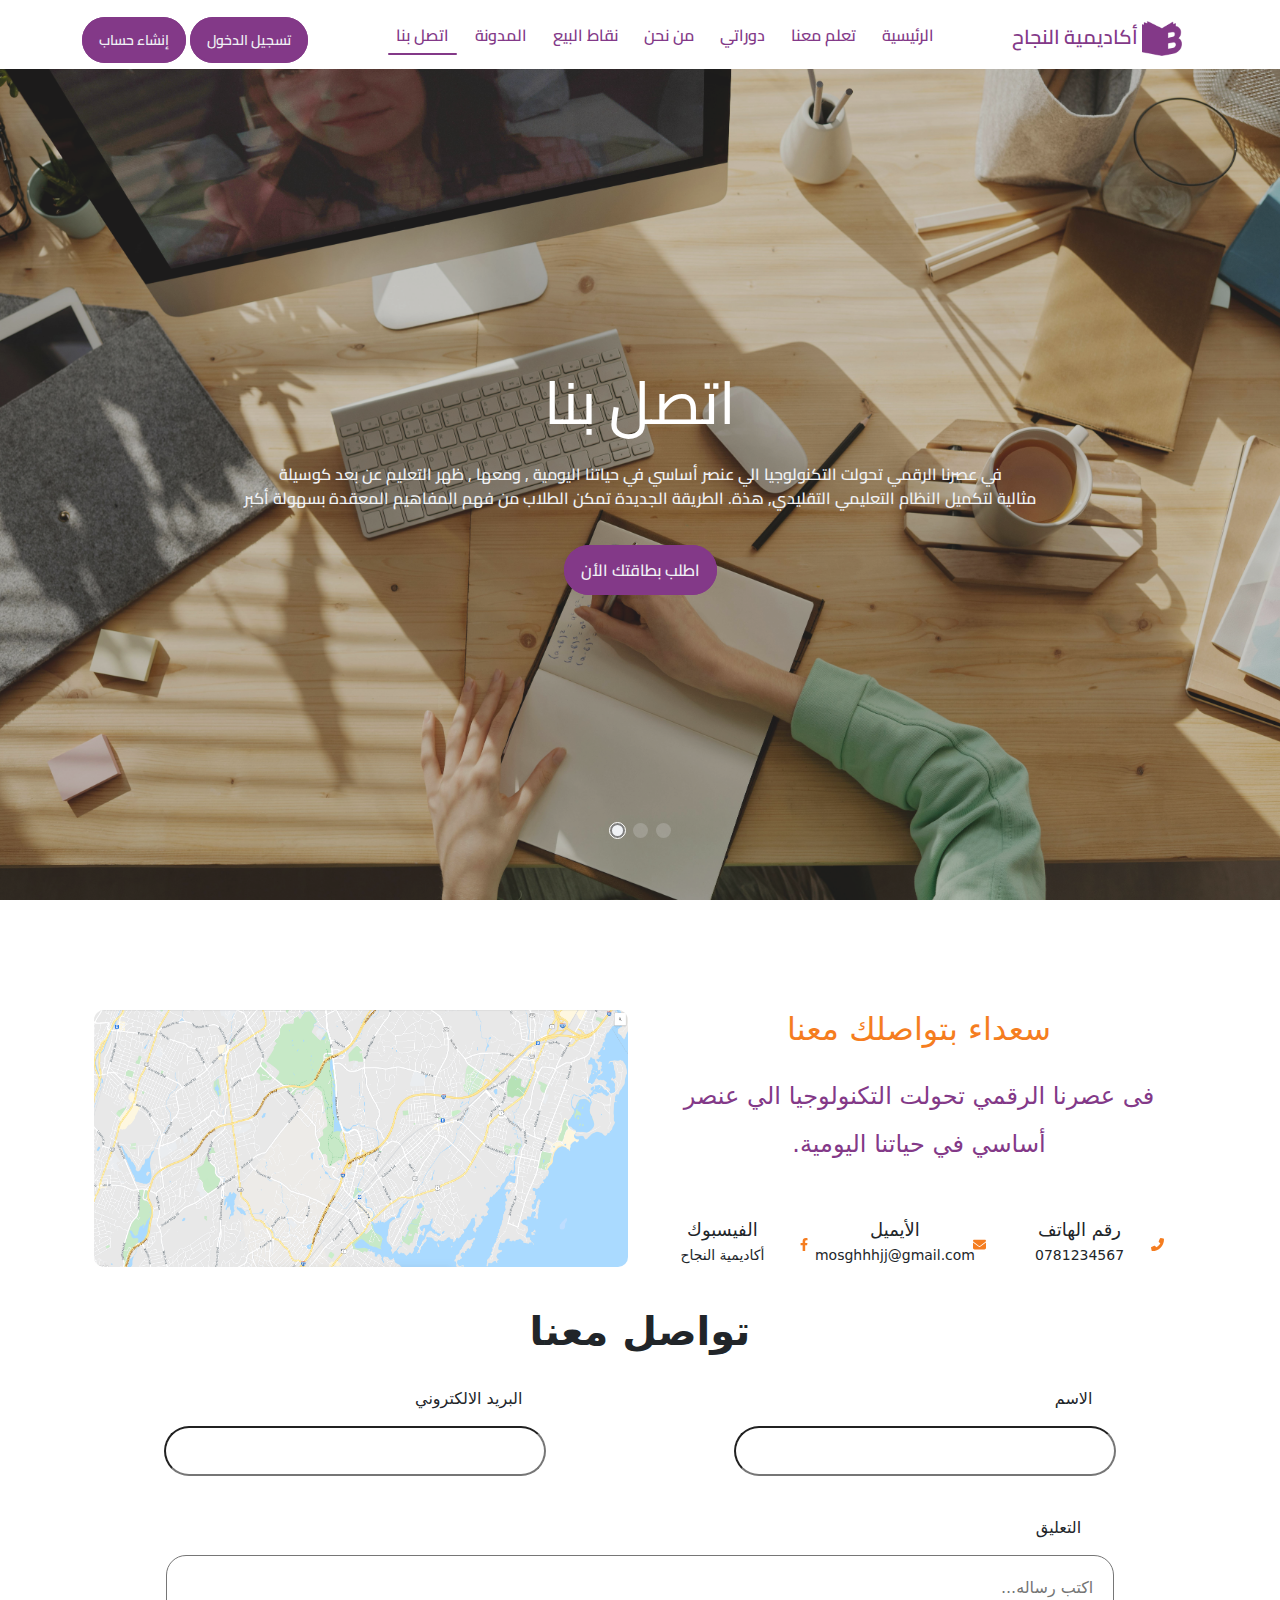
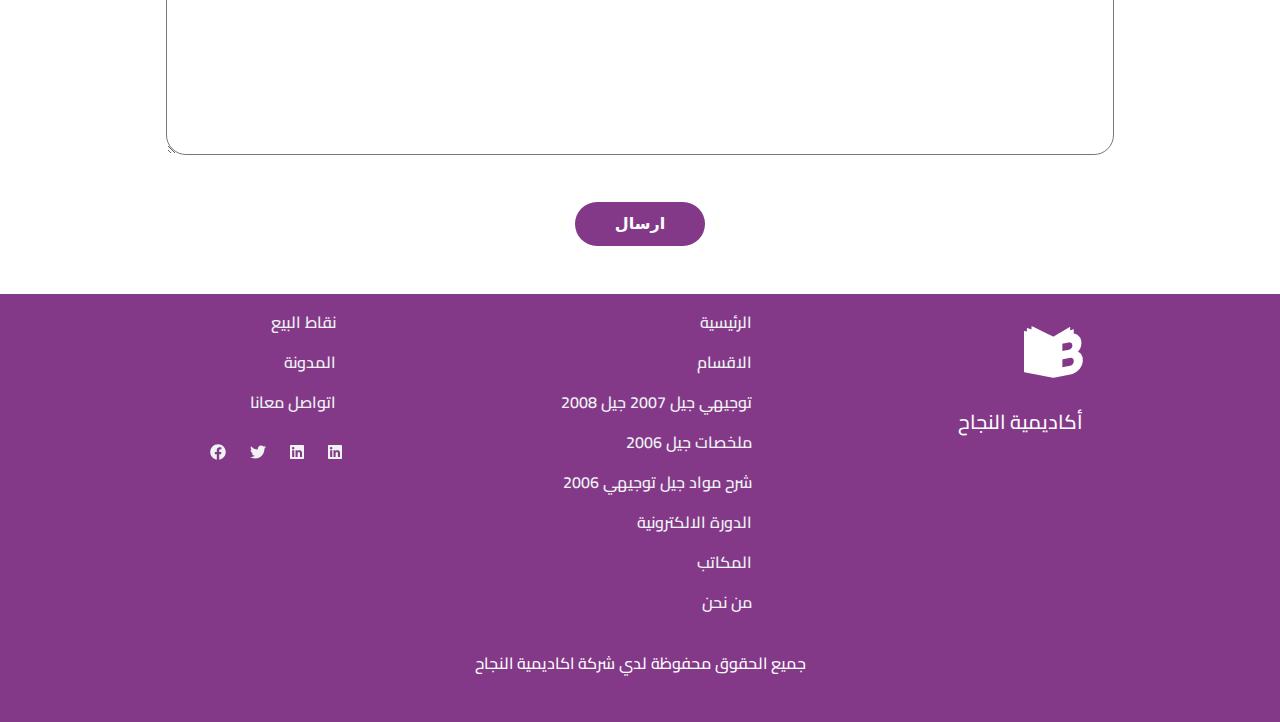
<file: contact.html>
<!DOCTYPE html>
<html lang="en">

<head>
    <meta charset="UTF-8">
    <meta name="viewport" content="width=device-width, initial-scale=1.0">
    <title>أكاديمية النجاح</title>
    <!--logoicons-stie-->
    <link rel="icon" type="png" href="img/logo.png">
    <!--logoicons-stie-->
    <!--style-link-->
    <link rel="stylesheet" href="css/home.css">
    <link rel="stylesheet" href="css/navbar.css">
    <link rel="stylesheet" href="css/footer.css">
    <link rel="stylesheet" href="css/contact.css">
    <!--style-link-->
    <!--bootstrap-files-->
    <link rel="stylesheet" href="css/bootstrap.min.css">
    <link rel="stylesheet" href="https://cdn.jsdelivr.net/npm/bootstrap-icons@1.11.3/font/bootstrap-icons.min.css">
    <!--bootstrap-files-->
    <!--font-awesome-files-->
    <link rel="stylesheet" href="css/all.min.css">
    <!--font-awesome-files-->
    <!--animate-files-->
    <link rel="stylesheet" href="css/animate.css">
    <!--animate-files-->
    <!---google-fonts-->
    <link rel="preconnect" href="https://fonts.googleapis.com">
    <link rel="preconnect" href="https://fonts.gstatic.com" crossorigin>
    <link href="https://fonts.googleapis.com/css2?family=Cairo:wght@200..1000&display=swap" rel="stylesheet">
    <!--google-font-->
    <!--swipper-->
    <link rel="stylesheet" href="https://cdn.jsdelivr.net/npm/swiper@11/swiper-bundle.min.css" />
    <!--swipperslider-->
</head>

<body>

 <!--start-desktop-->
<div class="get-nabvbar-desktop mb-5 cairo-uniquifier fixed-top" dir="rtl">
    <nav class="navbar navbar-expand-lg">
        <div class="container">
          <a class="navbar-brand mt-2 section-color" href="#"><img src="img/logo.png" class="img-fluid" alt=""><span> أكاديمية النجاح </span> </a>
          <button class="navbar-toggler" type="button" data-bs-toggle="collapse" data-bs-target="#navbarSupportedContent" aria-controls="navbarSupportedContent" aria-expanded="false" aria-label="Toggle navigation">
            <span class="navbar-toggler-icon"></span>
          </button>
          <div class="collapse navbar-collapse" id="navbarSupportedContent">
            <ul class="navbar-nav m-auto mb-2 mb-lg-0">
              <li class="nav-item">
                <a class="nav-link" aria-current="page" href="index.html">الرئيسية</a>
              </li>
              <li class="nav-item">
                <a class="nav-link " href="study-online.html">تعلم معنا</a>
              </li>
              <li class="nav-item">
                <a class="nav-link" href="courses.html">دوراتي</a>
              </li>
          
              <li class="nav-item">
                <a class="nav-link" href="about.html">من نحن</a>
              </li>
              <li class="nav-item">
               <a href="points-sale.html" class="nav-link">نقاط البيع</a>
              </li>
              <li class="nav-item">
                <a class="nav-link" href="blog.html">المدونة</a>
              </li>
              <li class="nav-item">
                <a class="nav-link active" href="contact.html">اتصل بنا</a>
              </li>
            </ul>
            <div class="login-and-sign-in mt-2">
                <a href="#" class="">تسجيل الدخول</a>
                <a href="#" class="">إنشاء حساب</a>
            </div>
          </div>
        </div>
      </nav>
</div>
<!--start-desktop-->
<!--navbar-mopille-->
<div class="get-navbar-mobile" dir="rtl">
 <div class="get-nabvbar-mopile cairo-uniquifier fixed-top">
  <a class="open" type="button" data-bs-toggle="offcanvas" data-bs-target="#offcanvasRight" aria-controls="offcanvasRight"><i class=" text-light fa-solid fa-bars"></i></a>
  <div class="offcanvas offcanvas-end" tapindex="-1" id="offcanvasRight" aria-labelledby="offcanvasRightLabel">
    <div class="offcanvas-header">
      <h6 class="text-black-50 text-center">أكاديمية النجاح</h6>
      <button type="button" class="btn-close text-reset" data-bs-dismiss="offcanvas" aria-label="Close"></button>
    </div>
    <div class="offcanvas-body">
    <div class="logo-navmopile mt-3 mb-3">
      <img src="img/logo.png" class="img-fluid" alt="">
      <h6 class="mt-3 mb-3">مرحبا بك</h6>
    </div>
    <div class="navbar-links-mopile">

      <ul class="navbar-nav me-auto mb-2 mb-lg-0">
        <li class="nav-item">
          <a class="nav-link" aria-current="page" href="index.html">الرئيسية</a>
        </li>
        <li class="nav-item">
          <a class="nav-link " href="study-online.html">تعلم معنا</a>
        </li>
        <li class="nav-item">
          <a class="nav-link " href="courses.html">دوراتي</a>
        </li>
        <li class="nav-item">
          <a class="nav-link" href="about.html">من نحن</a>
        </li>
        <li class="nav-item" >
          <a href="points-sale.html" class="nav-link">نقاط البيع</a>
        </li>
        <li class="nav-item">
          <a class="nav-link" href="blog.html">المدونة</a>
        </li>
        <li class="nav-item">
          <a class="nav-link active" href="contact.html">اتصل بنا</a>
        </li>
      </ul>
      <div class="navar-mopile-login-and-sign-in mt-2">
          <a href="#" class="">تسجيل الدخول</a>
          <a href="#" class="">إنشاء حساب</a>
      </div>
    </div>
    </div>
  </div>
  <div class="logo-nav-mopile" dir="rtl">
    <img src="img/logo-footer.png" class="img-fluid" alt="">
  </div>
  </div>
</div>
</div>
<!--navbar-mopille-->

    <!--sliderHome-Page-->
    <div class="slide-home cairo-uniquifier">
        <div class="container-fluid">
            <div class="row align-items-center">
                <div class="col-lg-12 p-0">
                    <div class="swiper mySwiper2">
                        <div class="swiper-wrapper">
                            <div class="swiper-slide">
                                <div class="text-on-img text-center">
                                    <h1 class="mt-5 mb-3"> اتصل بنا</h1>
                                    <p class="mt-4 mb-5">
                                        في عصرنا الرقمي تحولت التكنولوجيا الي عنصر أساسي في حياتنا
                                        اليومية , ومعها , ظهر التعليم عن بعد كوسيلة <br />
                                        مثالية لتكميل النظام التعليمي التقليدي, هذة. الطريقة
                                        الجديدة تمكن الطلاب من فهم المفاهيم المعقدة بسهولة أكبر
                                    </p>
                                    <div class="btn-order">
                                        <a href="#" class="mt-3 mb-3">اطلب بطاقتك الأن</a>
                                    </div>
                                </div>
                            </div>
                            <div class="swiper-slide">
                                <div class="text-on-img text-center">
                                    <h1 class="mt-5 mb-3">اتصل بنا</h1>
                                    <p class="mt-4 mb-5">
                                        في عصرنا الرقمي تحولت التكنولوجيا الي عنصر أساسي في حياتنا
                                        اليومية , ومعها , ظهر التعليم عن بعد كوسيلة <br />
                                        مثالية لتكميل النظام التعليمي التقليدي, هذة. الطريقة
                                        الجديدة تمكن الطلاب من فهم المفاهيم المعقدة بسهولة أكبر
                                    </p>
                                    <div class="btn-order">
                                        <a href="#" class="mt-3 mb-3">اطلب بطاقتك الأن</a>
                                    </div>
                                </div>
                            </div>
                            <div class="swiper-slide">
                                <div class="text-on-img text-center">
                                    <h1 class="mt-5 mb-3"> اتصل بنا</h1>
                                    <p class="mt-4 mb-5">
                                        في عصرنا الرقمي تحولت التكنولوجيا الي عنصر أساسي في حياتنا
                                        اليومية , ومعها , ظهر التعليم عن بعد كوسيلة <br />
                                        مثالية لتكميل النظام التعليمي التقليدي, هذة. الطريقة
                                        الجديدة تمكن الطلاب من فهم المفاهيم المعقدة بسهولة أكبر
                                    </p>
                                    <div class="btn-order">
                                        <a href="#" class="mt-3 mb-3">اطلب بطاقتك الأن</a>
                                    </div>
                                </div>
                            </div>
                        </div>
                        <div class="swiper-pagination"></div>
                    </div>
                </div>
            </div>
        </div>
    </div>

    <!--sliderHome-Page-->


    <!-- features -->
    <div class="container" dir="rtl">
        <div class="features">
            <div class="container">
                <div class="row">
                    <div class="col-lg-6 col-sm-12 col-md-6 pt-3 pb-3">
                        <h2>سعداء بتواصلك معنا</h2>
                        <p class="mt-4 mb-5 fs-4 lh-lg dsec">فى عصرنا الرقمي تحولت التكنولوجيا الي عنصر أساسي في حياتنا
                            اليومية.</p>
                        <div class="container">
                            <div class="row">
                                <div class="col-lg-4">
                                    <div class="info">
                                        <div class="icon">
                                            <i class="fa-solid fa-phone-flip"></i>
                                        </div>
                                        <div class="textIcon">
                                            <span>رقم الهاتف</span>
                                            <span>0781234567</span>
                                        </div>
                                    </div>
                                </div>
                                <div class="col-lg-4">
                                    <div class="info">
                                        <div class="icon">
                                            <i class="fa-solid fa-envelope"></i>
                                        </div>
                                        <div class="textIcon">
                                            <span>الأيميل</span>
                                            <span>mosghhhjj@gmail.com</span>
                                        </div>
                                    </div>
                                </div>
                                <div class="col-lg-4">
                                    <div class="info">
                                        <div class="icon">
                                            <i class="fa-brands fa-facebook-f"></i>
                                        </div>
                                        <div class="textIcon">
                                            <span>الفيسبوك</span>
                                            <span>أكاديمية النجاح</span>
                                        </div>
                                    </div>
                                </div>
                            </div>
                        </div>
                    </div>
                    <div class="col-lg-6 col-sm-12 col-md-6 pt-3 pb-3">
                        <a href="https://maps.app.goo.gl/N3UfPBMd9KvkzMbp8?g_st=iw"><img class="map" src="img/map.png"
                                alt="" /></a>
                    </div>
                </div>
            </div>
        </div>
    </div>
    <!-- features -->


    <!-- form -->
    <h2 class="p-4 text-center fw-bold fs-1">تواصل معنا</h2>
    <div class="contentContact" dir="rtl">
        <div class="container">
            <div class="row text-center">
                <div class="col-lg-6">
                    <form action="">
                        <div>
                            <label for="">الاسم</label>
                        </div>
                        <input type="text">
                    </form>
                </div>
                <div class="col-lg-6">
                    <form action="">
                        <div>
                            <label for="">البريد الالكتروني</label>
                        </div>
                        <input type="email">
                    </form>
                </div>
            </div>
            <form action="" class="formTextarea">
                <div>
                    <label class="textareaText" for="">التعليق</label>
                </div>
                <textarea name="" id="" placeholder="اكتب رساله..."></textarea>
            </form>
        </div>
    </div>
    <div class="send">
        <button class="text-center">ارسال</button>
    </div>
    <!-- form -->

    <!--footer-->

    <div class="s-footer mt-5 cairo-uniquifier" dir="rtl">
        <div class="container">
            <div class="row">
                <div class="col-lg-4 col-md-4 col-sm-4">
                    <div class="logo-footer mt-4 mb-3">
                        <img src="img/logo-footer.png" class="img-fluid mt-2 mb-2" alt="" />
                        <h5 class="mt-4 mb-2">أكاديمية النجاح</h5>
                    </div>
                </div>

                <div class="col-lg-4 col-md-4 col-sm-4">
                    <div class="seven-buttons">
                        <ul>
                            <li class="mt-3 m-3"><a href="">الرئيسية</a></li>
                            <li class="mt-3 m-3"><a href="">الاقسام</a></li>
                            <li class="mt-3 m-3">
                                <a href="">توجيهي جيل 2007 جيل 2008</a>
                            </li>
                            <li class="mt-3 m-3"><a href="">ملخصات جيل 2006</a></li>
                            <li class="mt-3 m-3">
                                <a href="">شرح مواد جيل توجيهي 2006</a>
                            </li>
                            <li class="mt-3 m-3"><a href="">الدورة الالكترونية</a></li>
                            <li class="mt-3 m-3"><a href="">المكاتب</a></li>
                            <li class="mt-3 m-3"><a href="">من نحن</a></li>
                        </ul>
                    </div>
                </div>
                <div class="col-lg-4 col-md-4 -sm-4">
                    <div class="sales">
                        <ul>
                            <li class="mt-3 m-3"><a href="#">نقاط البيع</a></li>
                            <li class="mt-3 m-3"><a href="#">المدونة</a></li>
                            <li class="mt-3 m-3"><a href="#">اتواصل معانا</a></li>
                        </ul>
                        <div class="icons-footer mb-5">
                            <ul>
                                <li>
                                    <a href=""><i class="fa-brands fa-linkedin"></i></a>
                                </li>
                                <li>
                                    <a href=""><i class="fa-brands fa-linkedin"></i></a>
                                </li>
                                <li>
                                    <a href=""><i class="fa-brands fa-twitter"></i></a>
                                </li>
                                <li>
                                    <a href=""><i class="fa-brands fa-facebook"></i></a>
                                </li>
                            </ul>
                        </div>
                    </div>
                </div>
                <div class="share">
                    <h6 class="mt-4 mb-4 text-center">
                        جميع الحقوق محفوظة لدي شركة اكاديمية النجاح
                    </h6>
                </div>
            </div>
        </div>
    </div>
    <!--footer-->

    <!--top button-->
    <div class="top-button fixed-bottom">
        <div class="container">
            <button class="mb-5" id="scrolltopbutton">
                <i class="fa-solid fa-arrow-up"></i>
            </button>
        </div>
    </div>
    <!--top button-->
    <!--siwper.js-->
    <script src="https://cdn.jsdelivr.net/npm/swiper@11/swiper-bundle.min.js"></script>

    <!-- Initialize Swiper -->
    <script>
        var swiper = new Swiper(".mySwiper", {
            spaceBetween: 30,
            freeMode: true,
            pagination: {
                el: ".swiper-pagination",
                clickable: true,
            },
            autoplay: {
                delay: 5000,
                disableOnInteraction: false,
            },
            breakpoints: {
                0: {
                    slidesPerView: 1,
                },
                768: {
                    slidesPerView: 2,
                },
                1020: {
                    slidesPerView: 3,
                },
                1400: {
                    slidesPerView: 4,
                },
            },
        });

        var swiper = new Swiper(".mySwiper2", {
            spaceBetween: 30,
            pagination: {
                el: ".swiper-pagination",
                clickable: true,
            },
            autoplay: {
                delay: 5000,
            },
        });
    </script>
    <!--swipper.js-->
    <!--bootstrap-Js-Files-->
    <script src="js/bootstrap.min.js"></script>
    <!--bootstrap-Js-Files-->
    <!--script-files-->
    <script src="js/main.js"></script>
    <!--script-files-->
    <!--fontawesomJS-->
    <script src="js/all.min.js"></script>
    <!--fontawesomJS-->
</body>

</html>
</file>
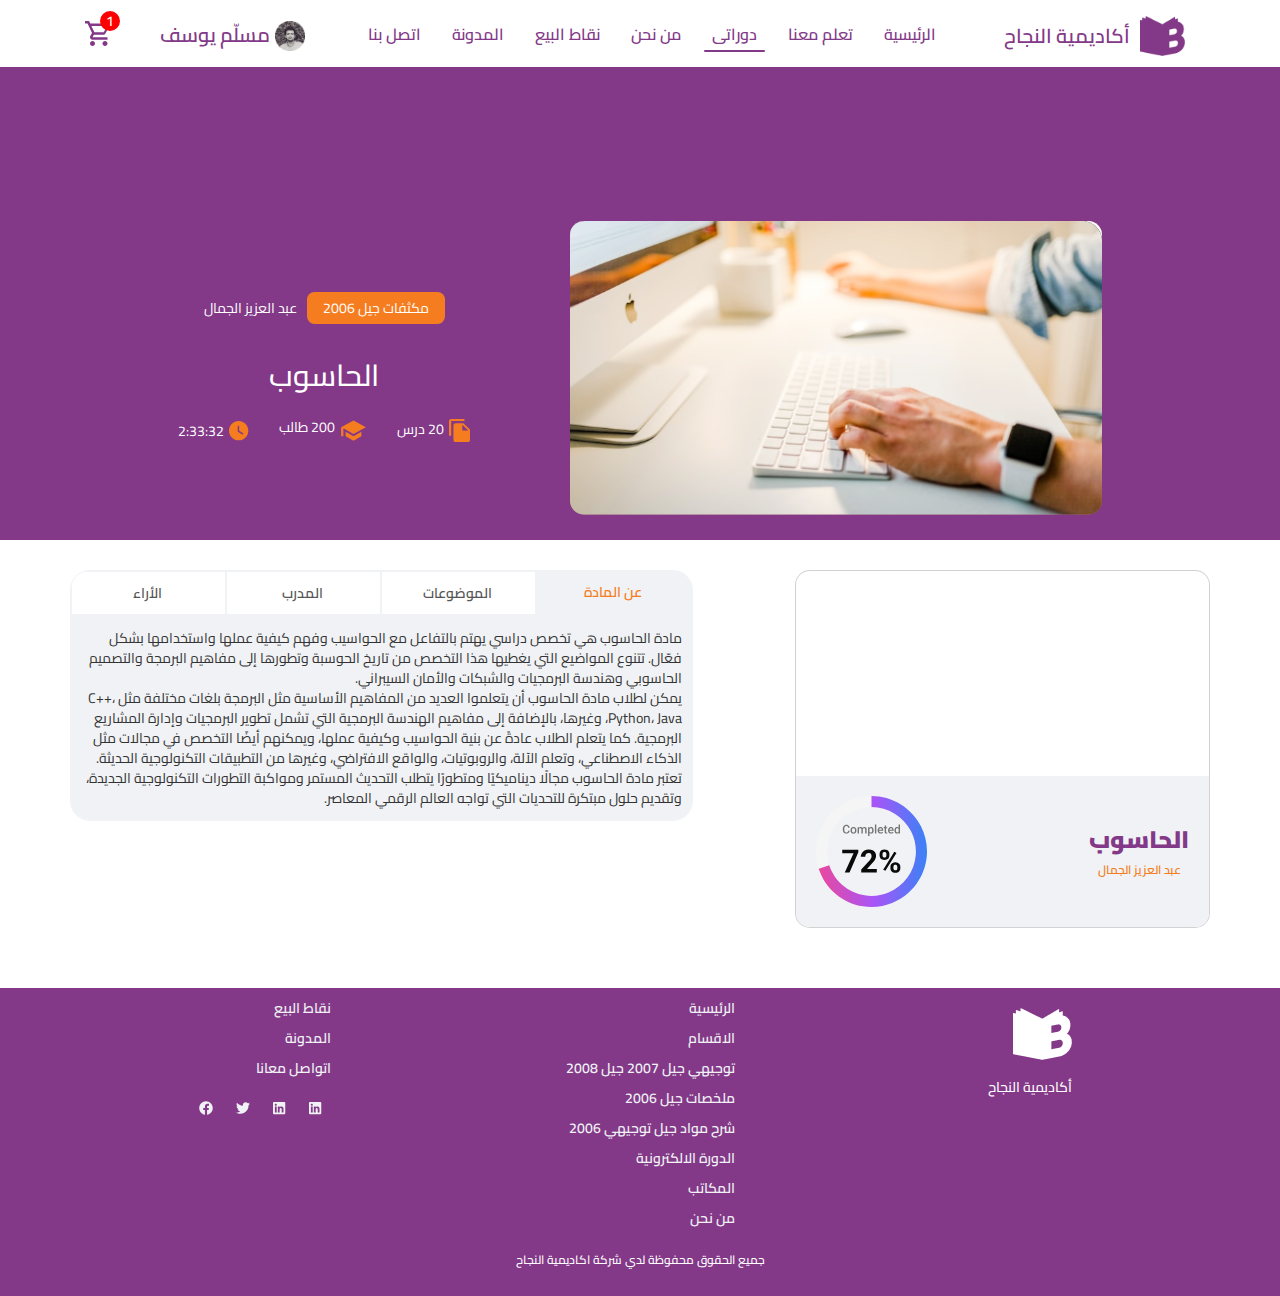
<file: my-courses.html>
<!DOCTYPE html>
<html lang="ar" dir="rtl">
  <head>
    <meta charset="UTF-8" />
    <meta name="viewport" content="width=device-width, initial-scale=1.0" />
    <link rel="icon" type="png" href="img/logo.png">
    
    <link rel="stylesheet" href="css/bootstrap.min.css" />
    <link rel="stylesheet" href="css/navbar.css" />
    <link rel="stylesheet" href="css/contact.css" />
    <link rel="stylesheet" href="css/footer.css" />
    <link rel="stylesheet" href="css/study-with-use.css" />
    <link rel="stylesheet" href="css/my-courses.css" />
    <link rel="stylesheet" href="css/custom-framework.css" />

    <link rel="preconnect" href="https://fonts.googleapis.com" />
    <link rel="preconnect" href="https://fonts.gstatic.com" crossorigin />
    <link
      href="https://fonts.googleapis.com/css2?family=Cairo:wght@200..1000&display=swap"
      rel="stylesheet"
    />
    <!--google-font-->

    <link rel="stylesheet" href="https://maxcdn.bootstrapcdn.com/bootstrap/3.4.1/css/bootstrap.min.css">
  <script src="https://ajax.googleapis.com/ajax/libs/jquery/3.5.1/jquery.min.js"></script>
  <script src="https://maxcdn.bootstrapcdn.com/bootstrap/3.4.1/js/bootstrap.min.js"></script>
  <script defer src="js/pagination.js"></script>
  <script defer src="js/video.js"></script>
  
    <title>دوراتى</title>
  </head>
  <body>
    <!--start-header-desktop-->
    <header class="get-nabvbar-desktop mb-5 cairo-uniquifier fixed-top" dir="rtl">
      <nav class="navbar navbar-expand-lg">
        <div class="container">
          <a class="navbar-brand mt-2 section-color" href="index.html"
            ><img src="img/logo.png" class="img-fluid" alt="" /><span>
              أكاديمية النجاح
            </span>
          </a>
          <button
            class="navbar-toggler"
            type="button"
            data-bs-toggle="collapse"
            data-bs-target="#navbarSupportedContent"
            aria-controls="navbarSupportedContent"
            aria-expanded="false"
            aria-label="Toggle navigation"
          >
            <span class="navbar-toggler-icon"></span>
          </button>
          <div class="collapse navbar-collapse" style="display: flex !important;" id="navbarSupportedContent">
            <ul class="navbar-nav m-auto mb-2 mb-lg-0 gap-2">
              <li class="nav-item">
                <a class="nav-link" aria-current="page" href="index.html"
                  >الرئيسية</a
                >
              </li>
              <li class="nav-item">
                <a class="nav-link" href="study-online.html">تعلم معنا</a>
              </li>
              <li class="nav-item">
                <a class="nav-link active" href="study-online.html">دوراتى</a>
              </li>
              <li class="nav-item">
                <a class="nav-link" href="about.html">من نحن</a>
              </li>
              <li class="nav-item">
                <a href="points-sale.html" class="nav-link">نقاط البيع</a>
              </li>
              <li class="nav-item">
                <a class="nav-link" href="blog.html">المدونة</a>
              </li>
              <li class="nav-item">
                <a class="nav-link" href="contact.html">اتصل بنا</a>
              </li>
            </ul>
            <div class="login-and-sign-in mt-2 d-flex">
              <div class="d-flex gap-2">
                <img src="img/Ellipse 35.png" width="30" alt="user avatar">
                <p class="name">مسلّم يوسف</p>
              </div>

             <div class="cart">
              <span>1</span>
              <img src="icons/cart.svg" alt="cart icon">
             </div>
            </div>
          </div>
        </div>
      </nav>
    </header>
    <!--start-header-desktop-->

    <!--start-navbar-mobile-->
    <header class="get-navbar-mobile" dir="rtl">
      <div class="get-nabvbar-mopile cairo-uniquifier fixed-top">
        <a
          class="open"
          type="button"
          data-bs-toggle="offcanvas"
          data-bs-target="#offcanvasRight"
          aria-controls="offcanvasRight"
          ><i class="text-light fa-solid fa-bars"></i
        ></a>
        <div
          class="offcanvas offcanvas-end"
          tapindex="-1"
          id="offcanvasRight"
          aria-labelledby="offcanvasRightLabel"
        >
          <div class="offcanvas-header">
            <h6 class="text-black-50 text-center">أكاديمية النجاح</h6>
            <button
              type="button"
              class="btn-close text-reset"
              data-bs-dismiss="offcanvas"
              aria-label="Close"
            ></button>
          </div>
          <div class="offcanvas-body">
            <div class="logo-navmopile mt-3 mb-3">
              <img src="img/logo.png" class="img-fluid" alt="" />
              <h6 class="mt-3 mb-3">مرحبا بك</h6>
            </div>
            <div class="navbar-links-mopile">
              <ul class="navbar-nav me-auto mb-2 mb-lg-0">
                <li class="nav-item">
                  <a class="nav-link" aria-current="page" href="index.html"
                    >الرئيسية</a
                  >
                </li>
                <li class="nav-item">
                  <a class="nav-link" href="study-online.html">تعلم معنا</a>
                </li>
                <li class="nav-item">
                  <a class="nav-link" href="courses.html">دوراتي</a>
                </li>
                <li class="nav-item">
                  <a class="nav-link" href="#">الاقسام</a>
                </li>
                <li class="nav-item">
                  <a class="nav-link active" href="about.html">من نحن</a>
                </li>
                <li class="nav-item">
                  <a href="points-sale.html" class="nav-link" >نقاط البيع</a>
                </li>
                <li class="nav-item">
                  <a class="nav-link" href="blog.html">المدونة</a>
                </li>
                <li class="nav-item">
                  <a class="nav-link" href="contact.html">اتصل بنا</a>
                </li>
              </ul>
              <div class="navar-mopile-login-and-sign-in mt-2">
                <a href="#" class="">تسجيل الدخول</a>
                <a href="#" class="">إنشاء حساب</a>
              </div>
            </div>
          </div>
        </div>
        <div class="logo-nav-mopile" dir="rtl">
          <img src="img/logo-footer.png" class="img-fluid" alt="" />
        </div>
      </div>
    </header>
    <!--end-navbar-mobile-->

    <main>
    <!--start-hero-->
    <section class="hero">
      <div class="container text-center">
        <img src="img/learn-with-us-hero.svg" alt="hero image">
  
          <div class="text">
            <div class="d-flex gap-3">
              <p class="featured">مكثفات جيل 2006</p>
              <p>عبد العزيز الجمال</p>
            </div>
            <h2>الحاسوب</h2>
            <div class="d-flex gap-5">
              <div class="d-flex gap-2"><img src="icons/papers.svg" /><p>20 درس</p></div>
              <div class="d-flex gap-2"><img src="icons/grad-hat.svg" /><p>200 طالب</p></div>
              <div class="d-flex gap-2"><img src="icons/clock.svg" /><p>2:33:32</p></div>
            </div>
          </div>

      </div>
    </section>
    <!--end-hero-->

    <section class="main container pt-5">
        <div class="card">
          <div class="vid">
            <div class="video-container__controls">
            <img class="vid-i back" src="icons/vid-back.svg" alt="">
            <img class="vid-i next" src="icons/vid-next.svg" alt="">
            <img class="vid-i play" src="icons/vid-play.svg" alt="">
            <img class="vid-i con" src="icons/vid-controller.svg" alt="">
            <img class="vid-i fs" src="icons/vid-fullscreen.svg" alt="">
            <div class="progress_">
              <span id="ProgressLabel" class="sr-only">Loading</span>
            
              <span
                role="progressbar"
                aria-labelledby="ProgressLabel"
                aria-valuenow="90"
                class="progress_bar"
              >
                <span class="progress_fill" style="width: 90%"></span>
              </span>
            </div>
          </div>
            <div class="video-container">
              <video class="video-container__video">
                <source src="https://player.vimeo.com/external/194837908.sd.mp4?s=c350076905b78c67f74d7ee39fdb4fef01d12420&profile_id=164" type="video/mp4"/>
              </video>
           
            </div>
           </div>
  
          <div class="card-body">
            <div class="d-flex justify-between items-center">
              <div class="txt">
                <h5 >الحاسوب</h5>
                <h6 >عبد العزيز الجمال</h6>
              </div>
              <div >
                <svg width="111" height="111" viewBox="0 0 111 111" fill="none" xmlns="http://www.w3.org/2000/svg">
                  <path d="M32.1387 34.7227H33.6035C33.5566 35.2812 33.4004 35.7793 33.1348 36.2168C32.8691 36.6504 32.4961 36.9922 32.0156 37.2422C31.5352 37.4922 30.9512 37.6172 30.2637 37.6172C29.7363 37.6172 29.2617 37.5234 28.8398 37.3359C28.418 37.1445 28.0566 36.875 27.7559 36.5273C27.4551 36.1758 27.2246 35.752 27.0645 35.2559C26.9082 34.7598 26.8301 34.2051 26.8301 33.5918V32.8828C26.8301 32.2695 26.9102 31.7148 27.0703 31.2188C27.2344 30.7227 27.4688 30.2988 27.7734 29.9473C28.0781 29.5918 28.4434 29.3203 28.8691 29.1328C29.2988 28.9453 29.7812 28.8516 30.3164 28.8516C30.9961 28.8516 31.5703 28.9766 32.0391 29.2266C32.5078 29.4766 32.8711 29.8223 33.1289 30.2637C33.3906 30.7051 33.5508 31.2109 33.6094 31.7812H32.1445C32.1055 31.4141 32.0195 31.0996 31.8867 30.8379C31.7578 30.5762 31.5664 30.377 31.3125 30.2402C31.0586 30.0996 30.7266 30.0293 30.3164 30.0293C29.9805 30.0293 29.6875 30.0918 29.4375 30.2168C29.1875 30.3418 28.9785 30.5254 28.8105 30.7676C28.6426 31.0098 28.5156 31.3086 28.4297 31.6641C28.3477 32.0156 28.3066 32.418 28.3066 32.8711V33.5918C28.3066 34.0215 28.3438 34.4121 28.418 34.7637C28.4961 35.1113 28.6133 35.4102 28.7695 35.6602C28.9297 35.9102 29.1328 36.1035 29.3789 36.2402C29.625 36.377 29.9199 36.4453 30.2637 36.4453C30.6816 36.4453 31.0195 36.3789 31.2773 36.2461C31.5391 36.1133 31.7363 35.9199 31.8691 35.666C32.0059 35.4082 32.0957 35.0938 32.1387 34.7227ZM34.5293 34.4004V34.2656C34.5293 33.8086 34.5957 33.3848 34.7285 32.9941C34.8613 32.5996 35.0527 32.2578 35.3027 31.9688C35.5566 31.6758 35.8652 31.4492 36.2285 31.2891C36.5957 31.125 37.0098 31.043 37.4707 31.043C37.9355 31.043 38.3496 31.125 38.7129 31.2891C39.0801 31.4492 39.3906 31.6758 39.6445 31.9688C39.8984 32.2578 40.0918 32.5996 40.2246 32.9941C40.3574 33.3848 40.4238 33.8086 40.4238 34.2656V34.4004C40.4238 34.8574 40.3574 35.2812 40.2246 35.6719C40.0918 36.0625 39.8984 36.4043 39.6445 36.6973C39.3906 36.9863 39.082 37.2129 38.7188 37.377C38.3555 37.5371 37.9434 37.6172 37.4824 37.6172C37.0176 37.6172 36.6016 37.5371 36.2344 37.377C35.8711 37.2129 35.5625 36.9863 35.3086 36.6973C35.0547 36.4043 34.8613 36.0625 34.7285 35.6719C34.5957 35.2812 34.5293 34.8574 34.5293 34.4004ZM35.9414 34.2656V34.4004C35.9414 34.6855 35.9707 34.9551 36.0293 35.209C36.0879 35.4629 36.1797 35.6855 36.3047 35.877C36.4297 36.0684 36.5898 36.2188 36.7852 36.3281C36.9805 36.4375 37.2129 36.4922 37.4824 36.4922C37.7441 36.4922 37.9707 36.4375 38.1621 36.3281C38.3574 36.2188 38.5176 36.0684 38.6426 35.877C38.7676 35.6855 38.8594 35.4629 38.918 35.209C38.9805 34.9551 39.0117 34.6855 39.0117 34.4004V34.2656C39.0117 33.9844 38.9805 33.7188 38.918 33.4688C38.8594 33.2148 38.7656 32.9902 38.6367 32.7949C38.5117 32.5996 38.3516 32.4473 38.1562 32.3379C37.9648 32.2246 37.7363 32.168 37.4707 32.168C37.2051 32.168 36.9746 32.2246 36.7793 32.3379C36.5879 32.4473 36.4297 32.5996 36.3047 32.7949C36.1797 32.9902 36.0879 33.2148 36.0293 33.4688C35.9707 33.7188 35.9414 33.9844 35.9414 34.2656ZM43.0195 32.4492V37.5H41.6074V31.1602H42.9375L43.0195 32.4492ZM42.791 34.0957L42.3105 34.0898C42.3105 33.6523 42.3652 33.248 42.4746 32.877C42.584 32.5059 42.7441 32.1836 42.9551 31.9102C43.166 31.6328 43.4277 31.4199 43.7402 31.2715C44.0566 31.1191 44.4219 31.043 44.8359 31.043C45.125 31.043 45.3887 31.0859 45.627 31.1719C45.8691 31.2539 46.0781 31.3848 46.2539 31.5645C46.4336 31.7441 46.5703 31.9746 46.6641 32.2559C46.7617 32.5371 46.8105 32.877 46.8105 33.2754V37.5H45.3984V33.3984C45.3984 33.0898 45.3516 32.8477 45.2578 32.6719C45.168 32.4961 45.0371 32.3711 44.8652 32.2969C44.6973 32.2188 44.4961 32.1797 44.2617 32.1797C43.9961 32.1797 43.7695 32.2305 43.582 32.332C43.3984 32.4336 43.248 32.5723 43.1309 32.748C43.0137 32.9238 42.9277 33.127 42.873 33.3574C42.8184 33.5879 42.791 33.834 42.791 34.0957ZM46.7227 33.7207L46.0605 33.8672C46.0605 33.4844 46.1133 33.123 46.2188 32.7832C46.3281 32.4395 46.4863 32.1387 46.6934 31.8809C46.9043 31.6191 47.1641 31.4141 47.4727 31.2656C47.7812 31.1172 48.1348 31.043 48.5332 31.043C48.8574 31.043 49.1465 31.0879 49.4004 31.1777C49.6582 31.2637 49.877 31.4004 50.0566 31.5879C50.2363 31.7754 50.373 32.0195 50.4668 32.3203C50.5605 32.6172 50.6074 32.9766 50.6074 33.3984V37.5H49.1895V33.3926C49.1895 33.0723 49.1426 32.8242 49.0488 32.6484C48.959 32.4727 48.8301 32.3516 48.6621 32.2852C48.4941 32.2148 48.293 32.1797 48.0586 32.1797C47.8398 32.1797 47.6465 32.2207 47.4785 32.3027C47.3145 32.3809 47.1758 32.4922 47.0625 32.6367C46.9492 32.7773 46.8633 32.9395 46.8047 33.123C46.75 33.3066 46.7227 33.5059 46.7227 33.7207ZM53.4785 32.3789V39.9375H52.0664V31.1602H53.3672L53.4785 32.3789ZM57.6094 34.2715V34.3945C57.6094 34.8555 57.5547 35.2832 57.4453 35.6777C57.3398 36.0684 57.1816 36.4102 56.9707 36.7031C56.7637 36.9922 56.5078 37.2168 56.2031 37.377C55.8984 37.5371 55.5469 37.6172 55.1484 37.6172C54.7539 37.6172 54.4082 37.5449 54.1113 37.4004C53.8184 37.252 53.5703 37.043 53.3672 36.7734C53.1641 36.5039 53 36.1875 52.875 35.8242C52.7539 35.457 52.668 35.0547 52.6172 34.6172V34.1426C52.668 33.6777 52.7539 33.2559 52.875 32.877C53 32.498 53.1641 32.1719 53.3672 31.8984C53.5703 31.625 53.8184 31.4141 54.1113 31.2656C54.4043 31.1172 54.7461 31.043 55.1367 31.043C55.5352 31.043 55.8887 31.1211 56.1973 31.2773C56.5059 31.4297 56.7656 31.6484 56.9766 31.9336C57.1875 32.2148 57.3457 32.5547 57.4512 32.9531C57.5566 33.3477 57.6094 33.7871 57.6094 34.2715ZM56.1973 34.3945V34.2715C56.1973 33.9785 56.1699 33.707 56.1152 33.457C56.0605 33.2031 55.9746 32.9805 55.8574 32.7891C55.7402 32.5977 55.5898 32.4492 55.4062 32.3438C55.2266 32.2344 55.0098 32.1797 54.7559 32.1797C54.5059 32.1797 54.291 32.2227 54.1113 32.3086C53.9316 32.3906 53.7812 32.5059 53.6602 32.6543C53.5391 32.8027 53.4453 32.9766 53.3789 33.1758C53.3125 33.3711 53.2656 33.584 53.2383 33.8145V34.9512C53.2852 35.2324 53.3652 35.4902 53.4785 35.7246C53.5918 35.959 53.752 36.1465 53.959 36.2871C54.1699 36.4238 54.4395 36.4922 54.7676 36.4922C55.0215 36.4922 55.2383 36.4375 55.418 36.3281C55.5977 36.2188 55.7441 36.0684 55.8574 35.877C55.9746 35.6816 56.0605 35.457 56.1152 35.2031C56.1699 34.9492 56.1973 34.6797 56.1973 34.3945ZM60.3223 28.5V37.5H58.9043V28.5H60.3223ZM64.6641 37.6172C64.1953 37.6172 63.7715 37.541 63.3926 37.3887C63.0176 37.2324 62.6973 37.0156 62.4316 36.7383C62.1699 36.4609 61.9688 36.1348 61.8281 35.7598C61.6875 35.3848 61.6172 34.9805 61.6172 34.5469V34.3125C61.6172 33.8164 61.6895 33.3672 61.834 32.9648C61.9785 32.5625 62.1797 32.2188 62.4375 31.9336C62.6953 31.6445 63 31.4238 63.3516 31.2715C63.7031 31.1191 64.084 31.043 64.4941 31.043C64.9473 31.043 65.3438 31.1191 65.6836 31.2715C66.0234 31.4238 66.3047 31.6387 66.5273 31.916C66.7539 32.1895 66.9219 32.5156 67.0312 32.8945C67.1445 33.2734 67.2012 33.6914 67.2012 34.1484V34.752H62.3027V33.7383H65.8066V33.627C65.7988 33.373 65.748 33.1348 65.6543 32.9121C65.5645 32.6895 65.4258 32.5098 65.2383 32.373C65.0508 32.2363 64.8008 32.168 64.4883 32.168C64.2539 32.168 64.0449 32.2188 63.8613 32.3203C63.6816 32.418 63.5312 32.5605 63.4102 32.748C63.2891 32.9355 63.1953 33.1621 63.1289 33.4277C63.0664 33.6895 63.0352 33.9844 63.0352 34.3125V34.5469C63.0352 34.8242 63.0723 35.082 63.1465 35.3203C63.2246 35.5547 63.3379 35.7598 63.4863 35.9355C63.6348 36.1113 63.8145 36.25 64.0254 36.3516C64.2363 36.4492 64.4766 36.498 64.7461 36.498C65.0859 36.498 65.3887 36.4297 65.6543 36.293C65.9199 36.1562 66.1504 35.9629 66.3457 35.7129L67.0898 36.4336C66.9531 36.6328 66.7754 36.8242 66.5566 37.0078C66.3379 37.1875 66.0703 37.334 65.7539 37.4473C65.4414 37.5605 65.0781 37.6172 64.6641 37.6172ZM71.209 31.1602V32.1914H67.6348V31.1602H71.209ZM68.666 29.6074H70.0781V35.748C70.0781 35.9434 70.1055 36.0938 70.1602 36.1992C70.2188 36.3008 70.2988 36.3691 70.4004 36.4043C70.502 36.4395 70.6211 36.457 70.7578 36.457C70.8555 36.457 70.9492 36.4512 71.0391 36.4395C71.1289 36.4277 71.2012 36.416 71.2559 36.4043L71.2617 37.4824C71.1445 37.5176 71.0078 37.5488 70.8516 37.5762C70.6992 37.6035 70.5234 37.6172 70.3242 37.6172C70 37.6172 69.7129 37.5605 69.4629 37.4473C69.2129 37.3301 69.0176 37.1406 68.877 36.8789C68.7363 36.6172 68.666 36.2695 68.666 35.8359V29.6074ZM75.0938 37.6172C74.625 37.6172 74.2012 37.541 73.8223 37.3887C73.4473 37.2324 73.127 37.0156 72.8613 36.7383C72.5996 36.4609 72.3984 36.1348 72.2578 35.7598C72.1172 35.3848 72.0469 34.9805 72.0469 34.5469V34.3125C72.0469 33.8164 72.1191 33.3672 72.2637 32.9648C72.4082 32.5625 72.6094 32.2188 72.8672 31.9336C73.125 31.6445 73.4297 31.4238 73.7812 31.2715C74.1328 31.1191 74.5137 31.043 74.9238 31.043C75.377 31.043 75.7734 31.1191 76.1133 31.2715C76.4531 31.4238 76.7344 31.6387 76.957 31.916C77.1836 32.1895 77.3516 32.5156 77.4609 32.8945C77.5742 33.2734 77.6309 33.6914 77.6309 34.1484V34.752H72.7324V33.7383H76.2363V33.627C76.2285 33.373 76.1777 33.1348 76.084 32.9121C75.9941 32.6895 75.8555 32.5098 75.668 32.373C75.4805 32.2363 75.2305 32.168 74.918 32.168C74.6836 32.168 74.4746 32.2188 74.291 32.3203C74.1113 32.418 73.9609 32.5605 73.8398 32.748C73.7188 32.9355 73.625 33.1621 73.5586 33.4277C73.4961 33.6895 73.4648 33.9844 73.4648 34.3125V34.5469C73.4648 34.8242 73.502 35.082 73.5762 35.3203C73.6543 35.5547 73.7676 35.7598 73.916 35.9355C74.0645 36.1113 74.2441 36.25 74.4551 36.3516C74.666 36.4492 74.9062 36.498 75.1758 36.498C75.5156 36.498 75.8184 36.4297 76.084 36.293C76.3496 36.1562 76.5801 35.9629 76.7754 35.7129L77.5195 36.4336C77.3828 36.6328 77.2051 36.8242 76.9863 37.0078C76.7676 37.1875 76.5 37.334 76.1836 37.4473C75.8711 37.5605 75.5078 37.6172 75.0938 37.6172ZM82.5996 36.1875V28.5H84.0176V37.5H82.7344L82.5996 36.1875ZM78.4746 34.4004V34.2773C78.4746 33.7969 78.5312 33.3594 78.6445 32.9648C78.7578 32.5664 78.9219 32.2246 79.1367 31.9395C79.3516 31.6504 79.6133 31.4297 79.9219 31.2773C80.2305 31.1211 80.5781 31.043 80.9648 31.043C81.3477 31.043 81.6836 31.1172 81.9727 31.2656C82.2617 31.4141 82.5078 31.627 82.7109 31.9043C82.9141 32.1777 83.0762 32.5059 83.1973 32.8887C83.3184 33.2676 83.4043 33.6895 83.4551 34.1543V34.5469C83.4043 35 83.3184 35.4141 83.1973 35.7891C83.0762 36.1641 82.9141 36.4883 82.7109 36.7617C82.5078 37.0352 82.2598 37.2461 81.9668 37.3945C81.6777 37.543 81.3398 37.6172 80.9531 37.6172C80.5703 37.6172 80.2246 37.5371 79.916 37.377C79.6113 37.2168 79.3516 36.9922 79.1367 36.7031C78.9219 36.4141 78.7578 36.0742 78.6445 35.6836C78.5312 35.2891 78.4746 34.8613 78.4746 34.4004ZM79.8867 34.2773V34.4004C79.8867 34.6895 79.9121 34.959 79.9629 35.209C80.0176 35.459 80.1016 35.6797 80.2148 35.8711C80.3281 36.0586 80.4746 36.207 80.6543 36.3164C80.8379 36.4219 81.0566 36.4746 81.3105 36.4746C81.6309 36.4746 81.8945 36.4043 82.1016 36.2637C82.3086 36.123 82.4707 35.9336 82.5879 35.6953C82.709 35.4531 82.791 35.1836 82.834 34.8867V33.8262C82.8105 33.5957 82.7617 33.3809 82.6875 33.1816C82.6172 32.9824 82.5215 32.8086 82.4004 32.6602C82.2793 32.5078 82.1289 32.3906 81.9492 32.3086C81.7734 32.2227 81.5645 32.1797 81.3223 32.1797C81.0645 32.1797 80.8457 32.2344 80.666 32.3438C80.4863 32.4531 80.3379 32.6035 80.2207 32.7949C80.1074 32.9863 80.0234 33.209 79.9688 33.4629C79.9141 33.7168 79.8867 33.9883 79.8867 34.2773Z" fill="#737373"/>
                  <path d="M42.3125 53.75V56.1719L33.5156 76.5H28.7656L37.5625 57.2656H26.2344V53.75H42.3125ZM60.7969 72.9844V76.5H45.2344V73.5L52.5938 65.6094C53.3333 64.7865 53.9167 64.0625 54.3438 63.4375C54.7708 62.8021 55.0781 62.2344 55.2656 61.7344C55.4635 61.224 55.5625 60.7396 55.5625 60.2812C55.5625 59.5938 55.4479 59.0052 55.2188 58.5156C54.9896 58.0156 54.651 57.6302 54.2031 57.3594C53.7656 57.0885 53.224 56.9531 52.5781 56.9531C51.8906 56.9531 51.2969 57.1198 50.7969 57.4531C50.3073 57.7865 49.9323 58.25 49.6719 58.8438C49.4219 59.4375 49.2969 60.1094 49.2969 60.8594H44.7812C44.7812 59.5052 45.1042 58.2656 45.75 57.1406C46.3958 56.0052 47.3073 55.1042 48.4844 54.4375C49.6615 53.7604 51.0573 53.4219 52.6719 53.4219C54.2656 53.4219 55.6094 53.6823 56.7031 54.2031C57.8073 54.7135 58.6406 55.4531 59.2031 56.4219C59.776 57.3802 60.0625 58.526 60.0625 59.8594C60.0625 60.6094 59.9427 61.3438 59.7031 62.0625C59.4635 62.7708 59.1198 63.4792 58.6719 64.1875C58.2344 64.8854 57.7031 65.5938 57.0781 66.3125C56.4531 67.0312 55.7604 67.776 55 68.5469L51.0469 72.9844H60.7969ZM63.5469 59.3281V58.125C63.5469 57.2604 63.7344 56.474 64.1094 55.7656C64.4844 55.0573 65.0365 54.4896 65.7656 54.0625C66.4948 53.6354 67.3906 53.4219 68.4531 53.4219C69.5469 53.4219 70.4583 53.6354 71.1875 54.0625C71.9271 54.4896 72.4792 55.0573 72.8438 55.7656C73.2188 56.474 73.4062 57.2604 73.4062 58.125V59.3281C73.4062 60.1719 73.2188 60.9479 72.8438 61.6562C72.4792 62.3646 71.9323 62.9323 71.2031 63.3594C70.474 63.7865 69.5729 64 68.5 64C67.4167 64 66.5052 63.7865 65.7656 63.3594C65.0365 62.9323 64.4844 62.3646 64.1094 61.6562C63.7344 60.9479 63.5469 60.1719 63.5469 59.3281ZM66.5312 58.125V59.3281C66.5312 59.6927 66.599 60.0417 66.7344 60.375C66.8802 60.6979 67.099 60.9635 67.3906 61.1719C67.6927 61.3698 68.0573 61.4688 68.4844 61.4688C68.9323 61.4688 69.2969 61.3698 69.5781 61.1719C69.8594 60.9635 70.0677 60.6979 70.2031 60.375C70.3385 60.0417 70.4062 59.6927 70.4062 59.3281V58.125C70.4062 57.7396 70.3333 57.3854 70.1875 57.0625C70.0521 56.7292 69.8385 56.4635 69.5469 56.2656C69.2656 56.0573 68.901 55.9531 68.4531 55.9531C68.0365 55.9531 67.6823 56.0573 67.3906 56.2656C67.099 56.4635 66.8802 56.7292 66.7344 57.0625C66.599 57.3854 66.5312 57.7396 66.5312 58.125ZM74.4219 72.125V70.9219C74.4219 70.0677 74.6094 69.2865 74.9844 68.5781C75.3698 67.8698 75.9271 67.3021 76.6562 66.875C77.3958 66.4479 78.3021 66.2344 79.375 66.2344C80.4583 66.2344 81.3646 66.4479 82.0938 66.875C82.8229 67.3021 83.375 67.8698 83.75 68.5781C84.125 69.2865 84.3125 70.0677 84.3125 70.9219V72.125C84.3125 72.9792 84.125 73.7604 83.75 74.4688C83.3854 75.1771 82.8385 75.7448 82.1094 76.1719C81.3802 76.599 80.4792 76.8125 79.4062 76.8125C78.3229 76.8125 77.4115 76.599 76.6719 76.1719C75.9323 75.7448 75.3698 75.1771 74.9844 74.4688C74.6094 73.7604 74.4219 72.9792 74.4219 72.125ZM77.4219 70.9219V72.125C77.4219 72.5 77.5052 72.8542 77.6719 73.1875C77.8385 73.5208 78.0677 73.7865 78.3594 73.9844C78.6615 74.1823 79.0104 74.2812 79.4062 74.2812C79.9062 74.2812 80.2969 74.1823 80.5781 73.9844C80.8594 73.7865 81.0521 73.5208 81.1562 73.1875C81.2708 72.8542 81.3281 72.5 81.3281 72.125V70.9219C81.3281 70.5469 81.2552 70.1979 81.1094 69.875C80.9635 69.5417 80.7448 69.276 80.4531 69.0781C80.1719 68.8698 79.8125 68.7656 79.375 68.7656C78.9375 68.7656 78.5729 68.8698 78.2812 69.0781C78 69.276 77.7865 69.5417 77.6406 69.875C77.4948 70.1979 77.4219 70.5469 77.4219 70.9219ZM80.4844 57L69.375 74.7812L67.1875 73.625L78.2969 55.8438L80.4844 57Z" fill="#0A0A0A"/>
                  <path d="M111 55.5C111 86.1518 86.1518 111 55.5 111C24.8482 111 0 86.1518 0 55.5C0 24.8482 24.8482 0 55.5 0C86.1518 0 111 24.8482 111 55.5ZM11.1 55.5C11.1 80.0214 30.9786 99.9 55.5 99.9C80.0214 99.9 99.9 80.0214 99.9 55.5C99.9 30.9786 80.0214 11.1 55.5 11.1C30.9786 11.1 11.1 30.9786 11.1 55.5Z" fill="#F5F5F5"/>
                  <path d="M55.5 0C65.7354 1.22056e-07 75.7715 2.83047 84.4987 8.17847C93.2258 13.5265 100.304 21.1837 104.951 30.3035C109.598 39.4234 111.632 49.6506 110.829 59.8545C110.026 70.0584 106.417 79.8414 100.4 88.1221C94.3842 96.4027 86.1952 102.858 76.7389 106.775C67.2826 110.692 56.9273 111.918 46.8179 110.317C36.7085 108.716 27.2387 104.35 19.4556 97.7025C11.6725 91.0551 5.87929 82.3849 2.71637 72.6505L13.2731 69.2204C15.8034 77.0079 20.438 83.9441 26.6645 89.262C32.891 94.5799 40.4668 98.0724 48.5543 99.3534C56.6419 100.634 64.9261 99.6538 72.4911 96.5202C80.0562 93.3867 86.6074 88.2222 91.4204 81.5977C96.2334 74.9731 99.1207 67.1467 99.7631 58.9836C100.406 50.8205 98.7781 42.6387 95.0607 35.3428C91.3433 28.0469 85.6807 21.9212 78.6989 17.6428C71.7172 13.3644 63.6884 11.1 55.5 11.1V0Z" fill="url(#paint0_linear_498_708)"/>
                  <defs>
                  <linearGradient id="paint0_linear_498_708" x1="-1.86857e-07" y1="56.0286" x2="111" y2="56.0286" gradientUnits="userSpaceOnUse">
                  <stop stop-color="#EC4899"/>
                  <stop offset="0.526042" stop-color="#A855F7"/>
                  <stop offset="1" stop-color="#3B82F6"/>
                  </linearGradient>
                  </defs>
                  </svg>
                </div>
                
            </div>
          </div>
        </div>

      <div class="tabs">
        <ul class="nav nav-tabs">
          <li  class="active flex-1 text-center" data-active="#home"><a data-toggle="tab" href="#home">عن المادة</a></li>
          <li class="flex-1 text-center" data-active="#menu1"><a data-toggle="tab" href="#menu1">الموضوعات</a></li>
          <li class="flex-1 text-center" data-active="#menu2"><a data-toggle="tab" href="#menu2">المدرب</a></li>
          <li class="flex-1 text-center" data-active="#menu3"><a data-toggle="tab" href="#menu3" id="show-comments">الأراء</a></li>
        </ul>

        <div class="tab-content">
          <!-- tab 1 -->
          <div id="home" class="tab-pane fade in active">
            <p>مادة الحاسوب هي تخصص دراسي يهتم بالتفاعل مع الحواسيب وفهم كيفية عملها واستخدامها بشكل فعّال. تتنوع المواضيع التي يغطيها هذا التخصص من تاريخ الحوسبة وتطورها إلى مفاهيم البرمجة والتصميم الحاسوبي وهندسة البرمجيات والشبكات والأمان السيبراني.</p>
            <p>يمكن لطلاب مادة الحاسوب أن يتعلموا العديد من المفاهيم الأساسية مثل البرمجة بلغات مختلفة مثل C++، Python، Java، وغيرها، بالإضافة إلى مفاهيم الهندسة البرمجية التي تشمل تطوير البرمجيات وإدارة المشاريع البرمجية. كما يتعلم الطلاب عادةً عن بنية الحواسيب وكيفية عملها، ويمكنهم أيضًا التخصص في مجالات مثل الذكاء الاصطناعي، وتعلم الآلة، والروبوتيات، والواقع الافتراضي، وغيرها من التطبيقات التكنولوجية الحديثة.</p>
            <p>تعتبر مادة الحاسوب مجالًا ديناميكيًا ومتطورًا يتطلب التحديث المستمر ومواكبة التطورات التكنولوجية الجديدة، وتقديم حلول مبتكرة للتحديات التي تواجه العالم الرقمي المعاصر.</p>
          </div>

          <!-- tab 2 -->
          <div id="menu1" class="tab-pane fade">
            <p>مادة الحاسوب هي تخصص دراسي يهتم بالتفاعل مع الحواسيب وفهم كيفية عملها واستخدامها بشكل فعّال. تتنوع المواضيع التي يغطيها هذا التخصص</p>
            <div class="accordion mt-4" id="accordionExample">
              <div class="accordion-item">
                <h2 class="accordion-header">
                  <button class="accordion-button collapsed" type="button" data-bs-toggle="collapse" data-bs-target="#collapseOne" aria-expanded="false" aria-controls="collapseOne">
                    <div class="d-flex gap-1">
                      <svg width="8" height="6" viewBox="0 0 8 6" fill="none" xmlns="http://www.w3.org/2000/svg">
                        <path d="M7.06 0.726685L4 3.78002L0.94 0.726685L0 1.66668L4 5.66668L8 1.66668L7.06 0.726685Z" fill="#555555"/>
                        </svg>                      
                      <p>البرمجة بلغات مختلفة</p>
                    </div>

                    <div class="d-flex gap-3">
                      <div class="d-flex gap-2"><img class="icon" src="icons/papers.svg" /><p>4 درس</p></div>
                      <div class="d-flex gap-2"><img class="icon" src="icons/clock.svg" /><p>00:01:20</p></div>
                    </div>
                  </button>
                </h2>
                <div id="collapseOne" class="accordion-collapse collapse" data-bs-parent="#accordionExample">
                  <div class="accordion-body">

                    <div class="d-flex flex-col gap-4">
                      <div>
                        <div class="d-flex justify-between">
                          <p>تطوير البرمجيات</p>
                          <div class="d-flex gap-3 items-center">
                            <button class="watch-btn"> <img src="icons/play.svg" alt="play icon"> مشاهدة</button>
                            <p>12:20</p>
                            <input type="checkbox" name="watch" id="watch">
                          </div>
                        </div>
                      </div>
                      <div>
                        <div class="d-flex justify-between">
                          <p>تطوير البرمجيات</p>
                          <div class="d-flex gap-3 items-center">
                            <button class="watch-btn"> <img src="icons/play.svg" alt="play icon"> مشاهدة</button>
                            <p>12:20</p>
                            <input type="checkbox" name="watch" id="watch">
                          </div>
                        </div>
                      </div>
                      <div>
                        <div class="d-flex justify-between">
                          <p>تطوير البرمجيات</p>
                          <div class="d-flex gap-3 items-center">
                            <button class="watch-btn"> <img src="icons/play.svg" alt="play icon"> مشاهدة</button>
                            <p>12:20</p>
                            <input type="checkbox" name="watch" id="watch">
                          </div>
                        </div>
                      </div>
                    </div>
                  
                  </div>
                </div>
              </div>
              <div class="accordion-item">
                <h2 class="accordion-header">
                  <button class="accordion-button collapsed" type="button" data-bs-toggle="collapse" data-bs-target="#collapseTwo" aria-expanded="false" aria-controls="collapseTwo">
                    <div class="d-flex gap-1">
                      <svg width="8" height="6" viewBox="0 0 8 6" fill="none" xmlns="http://www.w3.org/2000/svg">
                        <path d="M7.06 0.726685L4 3.78002L0.94 0.726685L0 1.66668L4 5.66668L8 1.66668L7.06 0.726685Z" fill="#555555"/>
                        </svg>                      
                      <p>البرمجة بلغات مختلفة</p>
                    </div>

                    <div class="d-flex gap-3">
                      <div class="d-flex gap-2"><img class="icon" src="icons/papers.svg" /><p>4 درس</p></div>
                      <div class="d-flex gap-2"><img class="icon" src="icons/clock.svg" /><p>00:01:20</p></div>
                    </div>
                  </button>
                </h2>
                <div id="collapseTwo" class="accordion-collapse collapse" data-bs-parent="#accordionExample">
                  <div class="accordion-body">

                    <div class="d-flex flex-col gap-4">
                      <div>
                        <div class="d-flex justify-between">
                          <p>تطوير البرمجيات</p>
                          <div class="d-flex gap-3 items-center">
                            <button class="watch-btn"> <img src="icons/play.svg" alt="play icon"> مشاهدة</button>
                            <p>12:20</p>
                            <input type="checkbox" name="watch" id="watch">
                          </div>
                        </div>
                      </div>
                      <div>
                        <div class="d-flex justify-between">
                          <p>تطوير البرمجيات</p>
                          <div class="d-flex gap-3 items-center">
                            <button class="watch-btn"> <img src="icons/play.svg" alt="play icon"> مشاهدة</button>
                            <p>12:20</p>
                            <input type="checkbox" name="watch" id="watch">
                          </div>
                        </div>
                      </div>
                      <div>
                        <div class="d-flex justify-between">
                          <p>تطوير البرمجيات</p>
                          <div class="d-flex gap-3 items-center">
                            <button class="watch-btn"> <img src="icons/play.svg" alt="play icon"> مشاهدة</button>
                            <p>12:20</p>
                            <input type="checkbox" name="watch" id="watch">
                          </div>
                        </div>
                      </div>
                    </div>
                  
                  </div>
                </div>
              </div>
              <div class="accordion-item">
                <h2 class="accordion-header">
                  <button class="accordion-button collapsed" type="button" data-bs-toggle="collapse" data-bs-target="#collapseThree" aria-expanded="false" aria-controls="collapseThree">
                    <div class="d-flex gap-1">
                      <svg width="8" height="6" viewBox="0 0 8 6" fill="none" xmlns="http://www.w3.org/2000/svg">
                        <path d="M7.06 0.726685L4 3.78002L0.94 0.726685L0 1.66668L4 5.66668L8 1.66668L7.06 0.726685Z" fill="#555555"/>
                        </svg>                      
                      <p>البرمجة بلغات مختلفة</p>
                    </div>

                    <div class="d-flex gap-3">
                      <div class="d-flex gap-2"><img class="icon" src="icons/papers.svg" /><p>4 درس</p></div>
                      <div class="d-flex gap-2"><img class="icon" src="icons/clock.svg" /><p>00:01:20</p></div>
                    </div>
                  </button>
                </h2>
                <div id="collapseThree" class="accordion-collapse collapse" data-bs-parent="#accordionExample">
                  <div class="accordion-body">

                    <div class="d-flex flex-col gap-4">
                      <div>
                        <div class="d-flex justify-between">
                          <p>تطوير البرمجيات</p>
                          <div class="d-flex gap-3 items-center">
                            <button class="watch-btn"> <img src="icons/play.svg" alt="play icon"> مشاهدة</button>
                            <p>12:20</p>
                            <input type="checkbox" name="watch" id="watch">
                          </div>
                        </div>
                      </div>
                      <div>
                        <div class="d-flex justify-between">
                          <p>تطوير البرمجيات</p>
                          <div class="d-flex gap-3 items-center">
                            <button class="watch-btn"> <img src="icons/play.svg" alt="play icon"> مشاهدة</button>
                            <p>12:20</p>
                            <input type="checkbox" name="watch" id="watch">
                          </div>
                        </div>
                      </div>
                      <div>
                        <div class="d-flex justify-between">
                          <p>تطوير البرمجيات</p>
                          <div class="d-flex gap-3 items-center">
                            <button class="watch-btn"> <img src="icons/play.svg" alt="play icon"> مشاهدة</button>
                            <p>12:20</p>
                            <input type="checkbox" name="watch" id="watch">
                          </div>
                        </div>
                      </div>
                    </div>
                  
                  </div>
                </div>
              </div>
              <div class="accordion-item">
                <h2 class="accordion-header">
                  <button class="accordion-button collapsed" type="button" data-bs-toggle="collapse" data-bs-target="#collapseFour" aria-expanded="false" aria-controls="collapseFour">
                    <div class="d-flex gap-1">
                      <svg width="8" height="6" viewBox="0 0 8 6" fill="none" xmlns="http://www.w3.org/2000/svg">
                        <path d="M7.06 0.726685L4 3.78002L0.94 0.726685L0 1.66668L4 5.66668L8 1.66668L7.06 0.726685Z" fill="#555555"/>
                        </svg>                      
                      <p>البرمجة بلغات مختلفة</p>
                    </div>

                    <div class="d-flex gap-3">
                      <div class="d-flex gap-2"><img class="icon" src="icons/papers.svg" /><p>4 درس</p></div>
                      <div class="d-flex gap-2"><img class="icon" src="icons/clock.svg" /><p>00:01:20</p></div>
                    </div>
                  </button>
                </h2>
                <div id="collapseFour" class="accordion-collapse collapse" data-bs-parent="#accordionExample">
                  <div class="accordion-body">

                    <div class="d-flex flex-col gap-4">
                      <div>
                        <div class="d-flex justify-between">
                          <p>تطوير البرمجيات</p>
                          <div class="d-flex gap-3 items-center">
                            <button class="watch-btn"> <img src="icons/play.svg" alt="play icon"> مشاهدة</button>
                            <p>12:20</p>
                            <input type="checkbox" name="watch" id="watch">
                          </div>
                        </div>
                      </div>
                      <div>
                        <div class="d-flex justify-between">
                          <p>تطوير البرمجيات</p>
                          <div class="d-flex gap-3 items-center">
                            <button class="watch-btn"> <img src="icons/play.svg" alt="play icon"> مشاهدة</button>
                            <p>12:20</p>
                            <input type="checkbox" name="watch" id="watch">
                          </div>
                        </div>
                      </div>
                      <div>
                        <div class="d-flex justify-between">
                          <p>تطوير البرمجيات</p>
                          <div class="d-flex gap-3 items-center">
                            <button class="watch-btn"> <img src="icons/play.svg" alt="play icon"> مشاهدة</button>
                            <p>12:20</p>
                            <input type="checkbox" name="watch" id="watch">
                          </div>
                        </div>
                      </div>
                    </div>
                  
                  </div>
                </div>
              </div>
              <div class="accordion-item">
                <h2 class="accordion-header">
                  <button class="accordion-button collapsed" type="button" data-bs-toggle="collapse" data-bs-target="#collapseFive" aria-expanded="false" aria-controls="collapseFive">
                    <div class="d-flex gap-1">
                      <svg width="8" height="6" viewBox="0 0 8 6" fill="none" xmlns="http://www.w3.org/2000/svg">
                        <path d="M7.06 0.726685L4 3.78002L0.94 0.726685L0 1.66668L4 5.66668L8 1.66668L7.06 0.726685Z" fill="#555555"/>
                        </svg>                      
                      <p>البرمجة بلغات مختلفة</p>
                    </div>

                    <div class="d-flex gap-3">
                      <div class="d-flex gap-2"><img class="icon" src="icons/papers.svg" /><p>4 درس</p></div>
                      <div class="d-flex gap-2"><img class="icon" src="icons/clock.svg" /><p>00:01:20</p></div>
                    </div>
                  </button>
                </h2>
                <div id="collapseFive" class="accordion-collapse collapse" data-bs-parent="#accordionExample">
                  <div class="accordion-body">

                    <div class="d-flex flex-col gap-4">
                      <div>
                        <div class="d-flex justify-between">
                          <p>تطوير البرمجيات</p>
                          <div class="d-flex gap-3 items-center">
                            <button class="watch-btn"> <img src="icons/play.svg" alt="play icon"> مشاهدة</button>
                            <p>12:20</p>
                            <input type="checkbox" name="watch" id="watch">
                          </div>
                        </div>
                      </div>
                      <div>
                        <div class="d-flex justify-between">
                          <p>تطوير البرمجيات</p>
                          <div class="d-flex gap-3 items-center">
                            <button class="watch-btn"> <img src="icons/play.svg" alt="play icon"> مشاهدة</button>
                            <p>12:20</p>
                            <input type="checkbox" name="watch" id="watch">
                          </div>
                        </div>
                      </div>
                      <div>
                        <div class="d-flex justify-between">
                          <p>تطوير البرمجيات</p>
                          <div class="d-flex gap-3 items-center">
                            <button class="watch-btn"> <img src="icons/play.svg" alt="play icon"> مشاهدة</button>
                            <p>12:20</p>
                            <input type="checkbox" name="watch" id="watch">
                          </div>
                        </div>
                      </div>
                    </div>
                  
                  </div>
                </div>
              </div>
              <div class="accordion-item">
                <h2 class="accordion-header">
                  <button class="accordion-button collapsed" type="button" data-bs-toggle="collapse" data-bs-target="#collapseSix" aria-expanded="false" aria-controls="collapseSix">
                    <div class="d-flex gap-1">
                      <svg width="8" height="6" viewBox="0 0 8 6" fill="none" xmlns="http://www.w3.org/2000/svg">
                        <path d="M7.06 0.726685L4 3.78002L0.94 0.726685L0 1.66668L4 5.66668L8 1.66668L7.06 0.726685Z" fill="#555555"/>
                        </svg>                      
                      <p>البرمجة بلغات مختلفة</p>
                    </div>

                    <div class="d-flex gap-3">
                      <div class="d-flex gap-2"><img class="icon" src="icons/papers.svg" /><p>4 درس</p></div>
                      <div class="d-flex gap-2"><img class="icon" src="icons/clock.svg" /><p>00:01:20</p></div>
                    </div>
                  </button>
                </h2>
                <div id="collapseSix" class="accordion-collapse collapse" data-bs-parent="#accordionExample">
                  <div class="accordion-body">

                    <div class="d-flex flex-col gap-4">
                      <div>
                        <div class="d-flex justify-between">
                          <p>تطوير البرمجيات</p>
                          <div class="d-flex gap-3 items-center">
                            <button class="watch-btn"> <img src="icons/play.svg" alt="play icon"> مشاهدة</button>
                            <p>12:20</p>
                            <input type="checkbox" name="watch" id="watch">
                          </div>
                        </div>
                      </div>
                      <div>
                        <div class="d-flex justify-between">
                          <p>تطوير البرمجيات</p>
                          <div class="d-flex gap-3 items-center">
                            <button class="watch-btn"> <img src="icons/play.svg" alt="play icon"> مشاهدة</button>
                            <p>12:20</p>
                            <input type="checkbox" name="watch" id="watch">
                          </div>
                        </div>
                      </div>
                      <div>
                        <div class="d-flex justify-between">
                          <p>تطوير البرمجيات</p>
                          <div class="d-flex gap-3 items-center">
                            <button class="watch-btn"> <img src="icons/play.svg" alt="play icon"> مشاهدة</button>
                            <p>12:20</p>
                            <input type="checkbox" name="watch" id="watch">
                          </div>
                        </div>
                      </div>
                    </div>
                  
                  </div>
                </div>
              </div>
              <div class="accordion-item">
                <h2 class="accordion-header">
                  <button class="accordion-button" type="button" data-bs-toggle="collapse" data-bs-target="#collapseSeven" aria-expanded="true" aria-controls="collapseSeven">
                    <div class="d-flex gap-1">
                      <svg width="8" height="6" viewBox="0 0 8 6" fill="none" xmlns="http://www.w3.org/2000/svg">
                        <path d="M7.06 0.726685L4 3.78002L0.94 0.726685L0 1.66668L4 5.66668L8 1.66668L7.06 0.726685Z" fill="#555555"/>
                        </svg>                      
                      <p>البرمجة بلغات مختلفة</p>
                    </div>

                    <div class="d-flex gap-3">
                      <div class="d-flex gap-2"><img class="icon" src="icons/papers.svg" /><p>4 درس</p></div>
                      <div class="d-flex gap-2"><img class="icon" src="icons/clock.svg" /><p>00:01:20</p></div>
                    </div>
                  </button>
                </h2>
                <div id="collapseSeven" class="accordion-collapse collapse show" data-bs-parent="#accordionExample">
                  <div class="accordion-body">

                    <div class="d-flex flex-col gap-4">
                      <div>
                        <div class="d-flex justify-between">
                          <p>تطوير البرمجيات</p>
                          <div class="d-flex gap-3 items-center">
                            <button class="watch-btn"> <img src="icons/play.svg" alt="play icon"> مشاهدة</button>
                            <p>12:20</p>
                            <input type="checkbox" name="watch" id="watch">
                          </div>
                        </div>
                      </div>
                      <div>
                        <div class="d-flex justify-between">
                          <p>تطوير البرمجيات</p>
                          <div class="d-flex gap-3 items-center">
                            <button class="watch-btn"> <img src="icons/play.svg" alt="play icon"> مشاهدة</button>
                            <p>12:20</p>
                            <input type="checkbox" name="watch" id="watch">
                          </div>
                        </div>
                      </div>
                      <div>
                        <div class="d-flex justify-between">
                          <p>تطوير البرمجيات</p>
                          <div class="d-flex gap-3 items-center">
                            <button class="watch-btn"> <img src="icons/play.svg" alt="play icon"> مشاهدة</button>
                            <p>12:20</p>
                            <input type="checkbox" name="watch" id="watch">
                          </div>
                        </div>
                      </div>
                    </div>
                  
                  </div>
                </div>
              </div>
            </div>
          </div>

          <!-- tab 3 -->
          <div id="menu2" class="tab-pane fade">
            <div class="media">
              <img
                src="img/Ellipse 35.png"
                alt="teacher image"
              />
            
              <div>
                <h3 class="sub-heading mb-4">عبد العزيز الجمال</h3>
            
                <p class="p">
                  شخص متخصص وملم بمفاهيم علم الحاسوب وتطبيقاته المختلفة. يمتلك الأستاذ خبرة عميقة في المجال وقدرة على نقل المعرفة وتوجيه الطلاب بشكل فعال.
                </p>

                <div class="mt-5 d-flex flex-col gap-2">
                  <div class="d-flex gap-3"> <img class="icon" src="icons/papers.svg" alt="hat icon"/> <p>20 مادة</p></div>
                  <div class="d-flex gap-3"> <img class="icon" src="icons/grad-hat.svg" alt="hat icon"/> <p>156 طالب</p></div>
                </div>
                <div class="mt-3 d-flex gap-3">
                  <p>للمتابعة :</p>
                  <img src="icons/youtube.svg" alt="youtube icon">
                  <img src="icons/instagram.svg" alt="instagram icon">
                  <img src="icons/x.svg" alt="x icon">
                  <img src="icons/fb.svg" alt="fb icon">


                </div>
              </div>
            </div>
          </div>

          <!-- tab 4 -->
          <div id="menu3" class="tab-pane fade">
            <div class="d-flex gap-4 mb-5" dir="ltr">
              <div class="heading-h1">4.0</div>
              <div class="d-flex flex-col gap-1">
                <div class="d-flex gap-1">
                  <img src="icons/starFill.svg" alt="filled star icon">
                <img src="icons/starFill.svg" alt="filled star icon">
                <img src="icons/starFill.svg" alt="filled star icon">
                <img src="icons/starFill.svg" alt="filled star icon">
                <img src="icons/star.svg" alt="star icon">
                </div>
                <p class="p2">based on 146 ratings</p>
              </div>
            </div>

          <div class="d-flex flex-col gap-3" dir="ltr">
              <div class="d-flex gap-3 items-center">
                <div class="d-flex gap1"><img src="icons/starFill.svg" alt="filled star icon">
                  <img src="icons/starFill.svg" alt="filled star icon">
                  <img src="icons/starFill.svg" alt="filled star icon">
                  <img src="icons/starFill.svg" alt="filled star icon">
                  <img src="icons/starFill.svg" alt="filled star icon"></div>
                <p class="p2">90%</p>
                <div class="progress_">
                  <span id="ProgressLabel" class="sr-only">Loading</span>
                
                  <span
                    role="progressbar"
                    aria-labelledby="ProgressLabel"
                    aria-valuenow="90"
                    class="progress_bar"
                  >
                    <span class="progress_fill" style="width: 90%"></span>
                  </span>
                </div>
            </div>
              <div class="d-flex gap-3 items-center">
                <div class="d-flex gap1"><img src="icons/starFill.svg" alt="filled star icon">
                  <img src="icons/starFill.svg" alt="star icon">
                  <img src="icons/starFill.svg" alt="star icon">
                  <img src="icons/starFill.svg" alt="star icon">
                  <img src="icons/star.svg" alt="star icon"></div>
                <p class="p2">5%</p>
                <div class="progress_">
                  <span id="ProgressLabel" class="sr-only">Loading</span>
                
                  <span
                    role="progressbar"
                    aria-labelledby="ProgressLabel"
                    aria-valuenow="5"
                    class="progress_bar"
                  >
                    <span class="progress_fill" style="width: 5%"></span>
                  </span>
                </div>
            </div>
              <div class="d-flex gap-3 items-center">
                <div class="d-flex gap1"><img src="icons/starFill.svg" alt="filled star icon">
                  <img src="icons/starFill.svg" alt="filled star icon">
                  <img src="icons/starFill.svg" alt="star icon">
                  <img src="icons/star.svg" alt="star icon">
                  <img src="icons/star.svg" alt="star icon"></div>
                <p class="p2">2%</p>
                <div class="progress_">
                  <span id="ProgressLabel" class="sr-only">Loading</span>
                
                  <span
                    role="progressbar"
                    aria-labelledby="ProgressLabel"
                    aria-valuenow="2"
                    class="progress_bar"
                  >
                    <span class="progress_fill" style="width: 2%"></span>
                  </span>
                </div>
            </div>
              <div class="d-flex gap-3 items-center">
                <div class="d-flex gap1"><img src="icons/starFill.svg" alt="filled star icon">
                  <img src="icons/starFill.svg" alt="filled star icon">
                  <img src="icons/star.svg" alt="star icon">
                  <img src="icons/star.svg" alt="star icon">
                  <img src="icons/star.svg" alt="star icon"></div>
                <p class="p2">2%</p>
                <div class="progress_">
                  <span id="ProgressLabel" class="sr-only">Loading</span>
                
                  <span
                    role="progressbar"
                    aria-labelledby="ProgressLabel"
                    aria-valuenow="2"
                    class="progress_bar"
                  >
                    <span class="progress_fill" style="width: 2%"></span>
                  </span>
                </div>
            </div>
              <div class="d-flex gap-3 items-center">
                <div class="d-flex gap1"><img src="icons/starFill.svg" alt="filled star icon">
                  <img src="icons/starFill.svg" alt="filled star icon">
                  <img src="icons/star.svg" alt="star icon">
                  <img src="icons/star.svg" alt="star icon">
                  <img src="icons/star.svg" alt="star icon"></div>
                <p class="p2">2%</p>
                <div class="progress_">
                  <span id="ProgressLabel" class="sr-only">Loading</span>
                
                  <span
                    role="progressbar"
                    aria-labelledby="ProgressLabel"
                    aria-valuenow="2"
                    class="progress_bar"
                  >
                    <span class="progress_fill" style="width: 2%"></span>
                  </span>
                </div>
            </div>
              <div class="d-flex gap-3 items-center">
                <div class="d-flex gap1"><img src="icons/starFill.svg" alt="filled star icon">
                  <img src="icons/star.svg" alt="star icon">
                  <img src="icons/star.svg" alt="star icon">
                  <img src="icons/star.svg" alt="star icon">
                  <img src="icons/star.svg" alt="star icon"></div>
                <p class="p2">1%</p>
                <div class="progress_">
                  <span id="ProgressLabel" class="sr-only">Loading</span>
                
                  <span
                    role="progressbar"
                    aria-labelledby="ProgressLabel"
                    aria-valuenow="1"
                    class="progress_bar"
                  >
                    <span class="progress_fill" style="width: 1%"></span>
                  </span>
                </div>
            </div>
          </div>

         
          <div class="media mb-5">
            <img src="img/Ellipse 35.png" alt="teacher image" />
            <div>
              <div class="d-flex justify-between items-center mb-2">
                <h3 class="sub-heading">عبد العزيز الجمال</h3>
                <h3 class="sub-heading">12.2.2024</h3>
              </div>
              <p class="p">
                شخص متخصص وملم بمفاهيم علم الحاسوب وتطبيقاته المختلفة. يمتلك الأستاذ خبرة عميقة في المجال وقدرة على نقل المعرفة وتوجيه الطلاب بشكل فعال.
              </p>
            </div>
          </div>
          <div class="media mb-5">
            <img src="img/Ellipse 35.png" alt="teacher image" />
            <div>
              <div class="d-flex justify-between items-center mb-2">
                <h3 class="sub-heading">عبد العزيز الجمال</h3>
                <h3 class="sub-heading">12.2.2024</h3>
              </div>
              <p class="p">
                شخص متخصص وملم بمفاهيم علم الحاسوب وتطبيقاته المختلفة. يمتلك الأستاذ خبرة عميقة في المجال وقدرة على نقل المعرفة وتوجيه الطلاب بشكل فعال.
              </p>
            </div>
          </div>
          <div class="media mb-5">
            <img src="img/Ellipse 35.png" alt="teacher image" />
            <div>
              <div class="d-flex justify-between items-center mb-2">
                <h3 class="sub-heading">عبد العزيز الجمال</h3>
                <h3 class="sub-heading">12.2.2024</h3>
              </div>
              <p class="p">
                شخص متخصص وملم بمفاهيم علم الحاسوب وتطبيقاته المختلفة. يمتلك الأستاذ خبرة عميقة في المجال وقدرة على نقل المعرفة وتوجيه الطلاب بشكل فعال.
              </p>
            </div>
          </div>

         
          <div class="d-flex items-center gap-2 justify-center pagination">
            <img class="square" id="goForward" src="icons/forward.svg" alt="forward icon">
            <img class="square" id="next" src="icons/arrow-right.svg" alt="right arrow icon">
            <p class="num">3</p>
            <p class="active num">2</p>
            <p class="num">1</p>
            <img class="square h-reverse" id="back" src="icons/arrow-right.svg" alt="right arrow icon">
            <img class="square h-reverse" id="GoBackward" src="icons/forward.svg" alt="forward icon">
          </div> 
        </div>              
      </section>




 
   <!-- leave a comment -->
   <section id="leaveComment" class="hidden" >
    <h2 class="p-4 text-center fw-bold fs-1">أترك تعليق</h2>
    <div class="contentContact" dir="rtl">
        <div class="container">
            <div class="row text-center">
                <div class="col-lg-6">
                    <form action="">
                        <div>
                            <label for="">الاسم</label>
                        </div>
                        <input type="text">
                    </form>
                </div>
                <div class="col-lg-6">
                    <form action="">
                        <div>
                            <label for="">البريد الالكتروني</label>
                        </div>
                        <input type="email">
                    </form>
                </div>
            </div>
            <form action="" class="formTextarea">
                <div>
                    <label class="textareaText" for="">التعليق</label>
                </div>
                <textarea name="" id="" placeholder="اكتب رساله..."></textarea>
            </form>
        </div>
    </div>
    <div class="send">
        <button class="text-center">ارسال</button>
    </div>
        </section>


    
  </main>

    <!--start-footer-->
    <footer class="s-footer mt-5 cairo-uniquifier" dir="rtl">
      <div class="container mx-auto">
        <div class="row">
          <div class="col-lg-4 col-md-4 col-sm-4">
            <div class="logo-footer mt-4 mb-3">
              <img
                src="img/logo-footer.png"
                class="img-fluid mt-2 mb-2"
                alt=""
              />
              <h5 class="mt-4 mb-2">أكاديمية النجاح</h5>
            </div>
          </div>

          <div class="col-lg-4 col-md-4 col-sm-4">
            <div class="seven-buttons">
              <ul>
                <li class="my-3"><a href="">الرئيسية</a></li>
                <li class="my-3"><a href="">الاقسام</a></li>
                <li class="my-3">
                  <a href="">توجيهي جيل 2007 جيل 2008</a>
                </li>
                <li class="my-3"><a href="">ملخصات جيل 2006</a></li>
                <li class="my-3">
                  <a href="">شرح مواد جيل توجيهي 2006</a>
                </li>
                <li class="my-3"><a href="">الدورة الالكترونية</a></li>
                <li class="my-3"><a href="">المكاتب</a></li>
                <li class="my-3"><a href="">من نحن</a></li>
              </ul>
            </div>
          </div>
          <div class="col-lg-4 col-md-4 -sm-4">
            <div class="sales">
              <ul>
                <li class="my-3"><a href="points-sale.html">نقاط البيع</a></li>
                <li class="my-3"><a href="blog.html">المدونة</a></li>
                <li class="my-3"><a href="#">اتواصل معانا</a></li>
              </ul>
              <div class="icons-footer mb-5">
                <ul>
                  <li>
                    <a href=""><i class="fa-brands fa-linkedin"></i></a>
                  </li>
                  <li>
                    <a href=""><i class="fa-brands fa-linkedin"></i></a>
                  </li>
                  <li>
                    <a href=""><i class="fa-brands fa-twitter"></i></a>
                  </li>
                  <li>
                    <a href=""><i class="fa-brands fa-facebook"></i></a>
                  </li>
                </ul>
              </div>
            </div>
          </div>
            <h6 class="my-4 text-center">
              جميع الحقوق محفوظة لدي شركة اكاديمية النجاح
            </h6>
        </div>
      </div>
    </footer>
    <!--end-footer-->

    <script src="js/tabs.js"></script>
    <script src="https://cdn.jsdelivr.net/npm/swiper@11/swiper-bundle.min.js"></script>

    <!--swipper.js-->
    <!--bootstrap-Js-Files-->
    <script src="js/bootstrap.min.js"></script>
    <!--bootstrap-Js-Files-->
    <!--fontawesomJS-->
    <script src="js/all.min.js"></script>

    <script src="https://ajax.googleapis.com/ajax/libs/jquery/1.11.1/jquery.min.js"></script>
    
  </body>
</html>
</file>
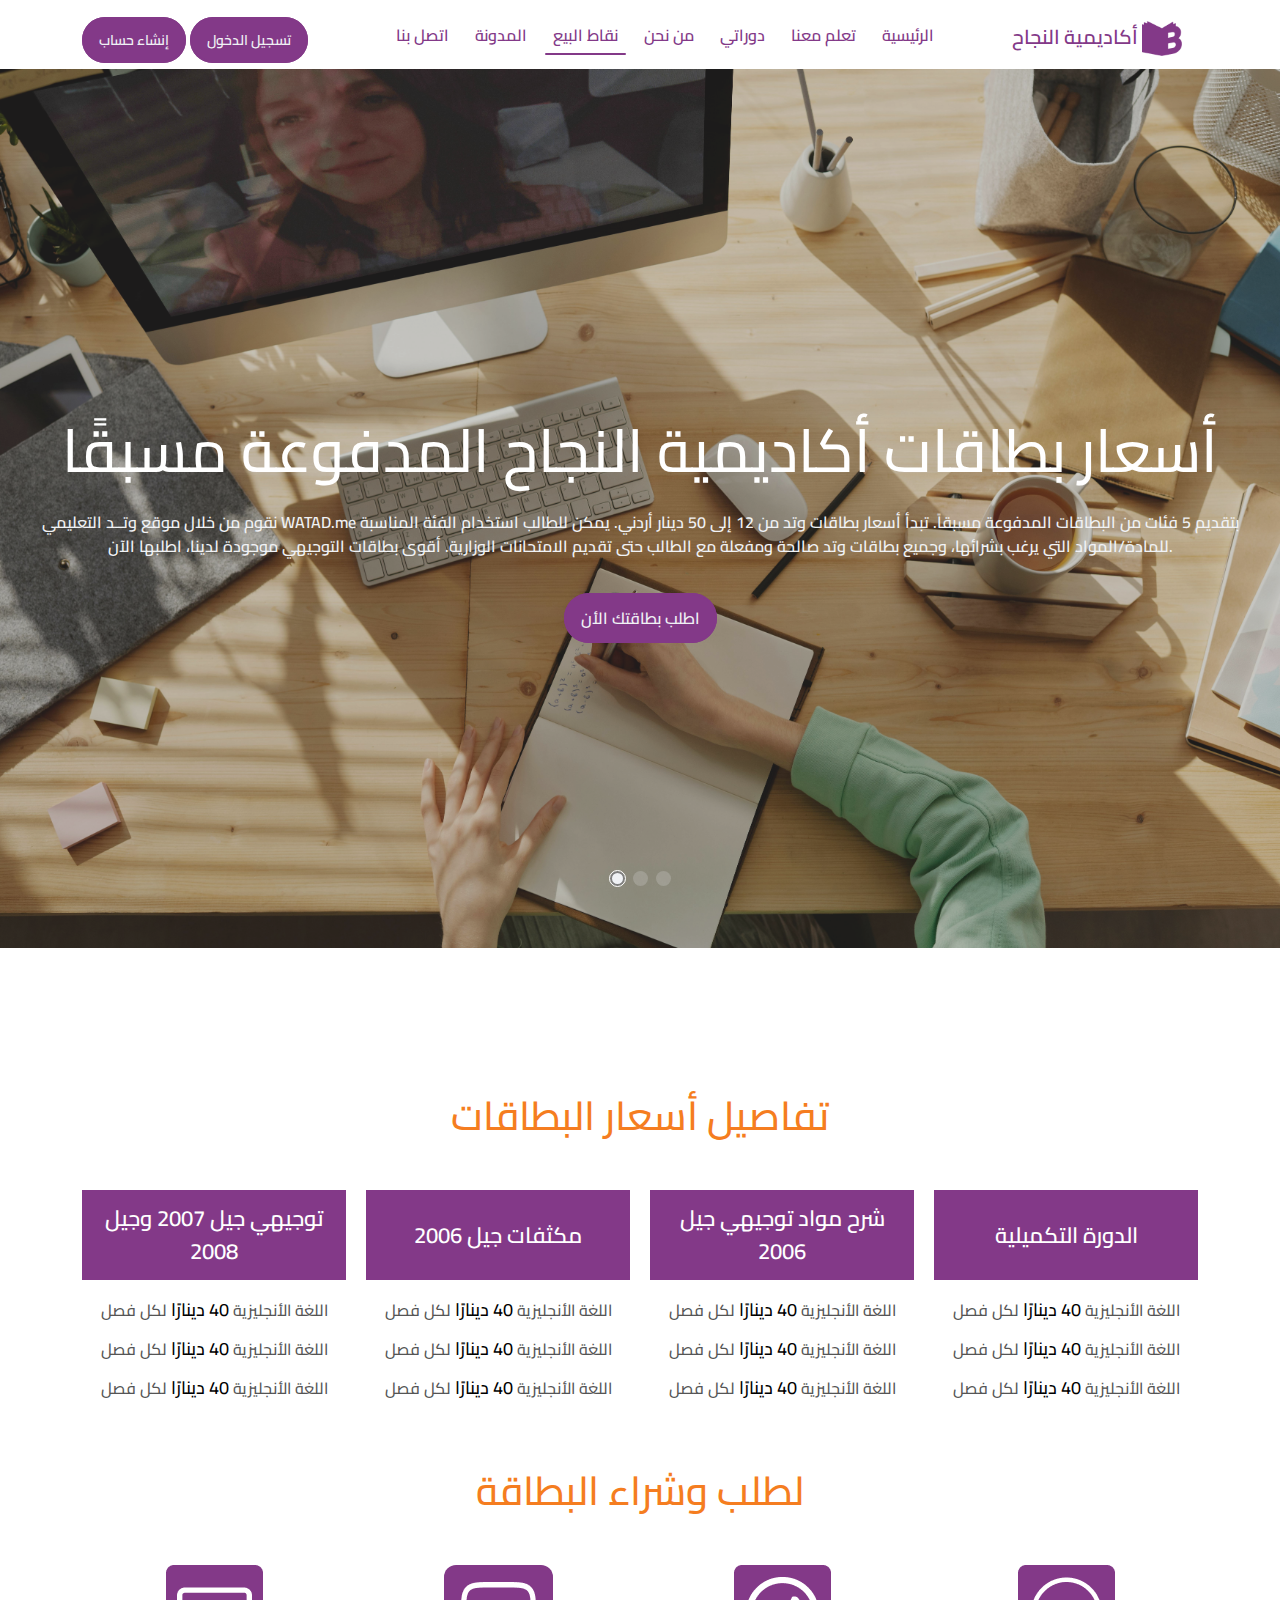
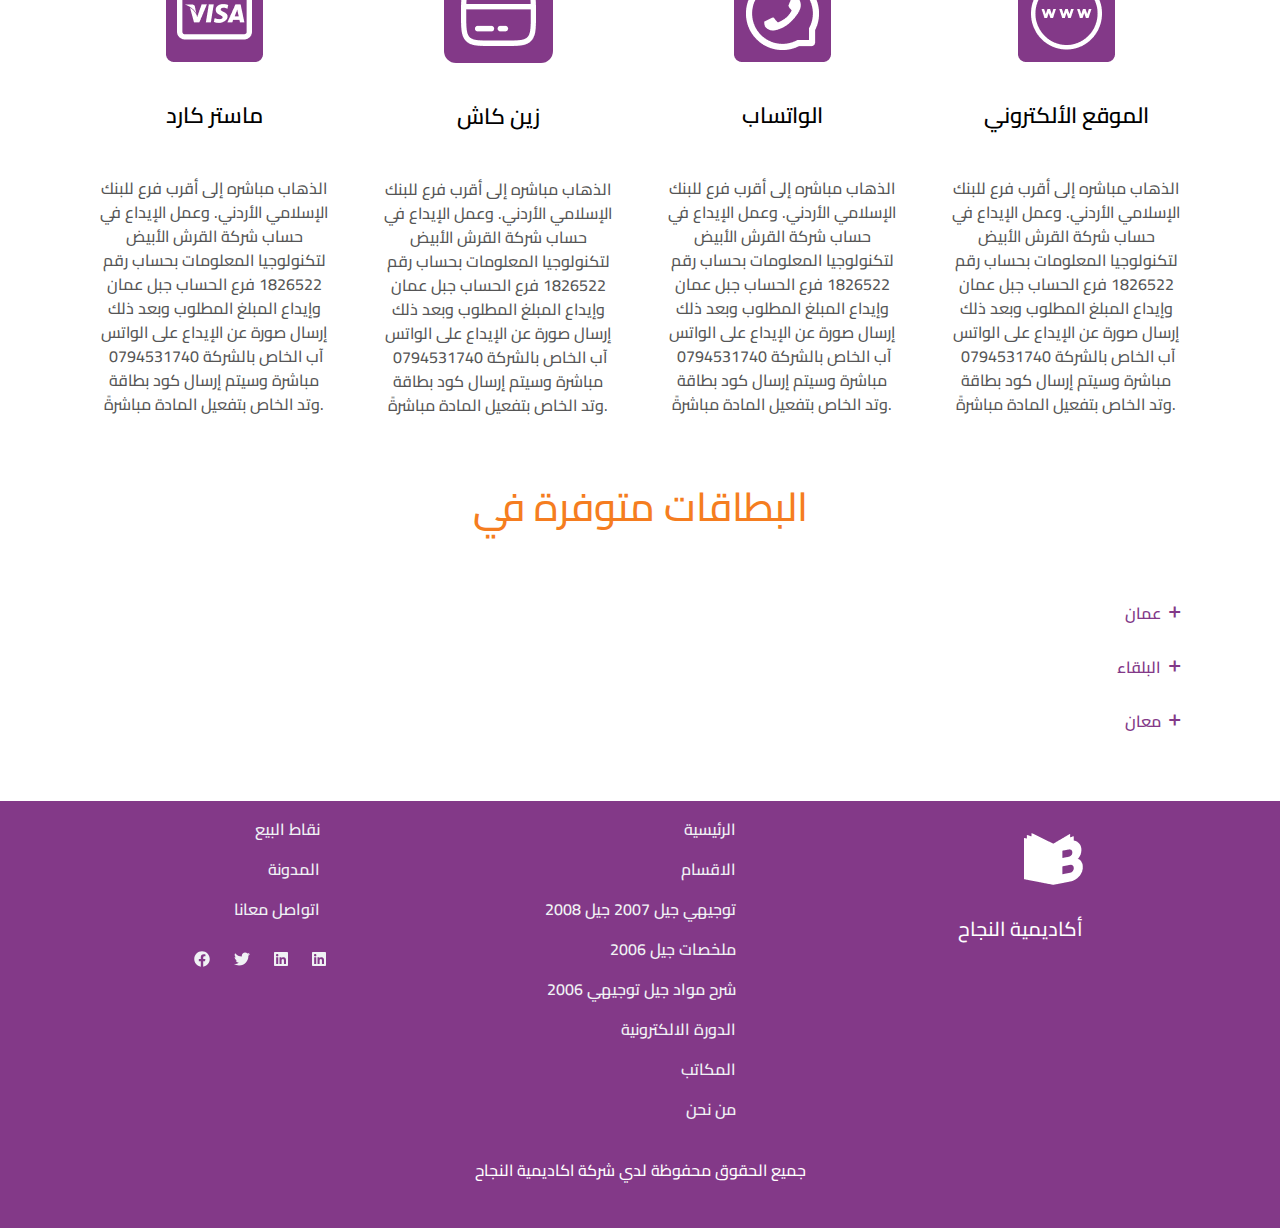
<file: points-sale.html>
<!DOCTYPE html>
<html lang="en">
  <head>
    <meta charset="UTF-8" />
    <meta name="viewport" content="width=device-width, initial-scale=1.0" />
    <title>أكاديمية النجاح</title>
    <!--logoicons-stie-->
    <link rel="icon" type="png" href="img/logo.png" />
    <!--logoicons-stie-->
    <!--style-link-->
    <link rel="stylesheet" href="css/home.css" />
    <link rel="stylesheet" href="css/navbar.css" />
    <link rel="stylesheet" href="css/footer.css" />
    <link rel="stylesheet" href="css/points-sale.css" />
    <!--style-link-->
    <!--bootstrap-files-->
    <link rel="stylesheet" href="css/bootstrap.min.css" />
    <link
      rel="stylesheet"
      href="https://cdn.jsdelivr.net/npm/bootstrap-icons@1.11.3/font/bootstrap-icons.min.css"
    />
    <!--bootstrap-files-->
    <!--font-awesome-files-->
    <link rel="stylesheet" href="css/all.min.css" />
    <!--font-awesome-files-->
    <!--animate-files-->
    <link rel="stylesheet" href="css/animate.css" />
    <!--animate-files-->
    <!---google-fonts-->
    <link rel="preconnect" href="https://fonts.googleapis.com" />
    <link rel="preconnect" href="https://fonts.gstatic.com" crossorigin />
    <link
      href="https://fonts.googleapis.com/css2?family=Cairo:wght@200..1000&display=swap"
      rel="stylesheet"
    />
    <!--google-font-->
    <!--swipper-->
    <link
      rel="stylesheet"
      href="https://cdn.jsdelivr.net/npm/swiper@11/swiper-bundle.min.css"
    />
    <!--swipperslider-->
  </head>
  <body>

<!--start-desktop-->
<div class="get-nabvbar-desktop mb-5 cairo-uniquifier fixed-top" dir="rtl">
    <nav class="navbar navbar-expand-lg">
        <div class="container">
          <a class="navbar-brand mt-2 section-color" href="#"><img src="img/logo.png" class="img-fluid" alt=""><span> أكاديمية النجاح </span> </a>
          <button class="navbar-toggler" type="button" data-bs-toggle="collapse" data-bs-target="#navbarSupportedContent" aria-controls="navbarSupportedContent" aria-expanded="false" aria-label="Toggle navigation">
            <span class="navbar-toggler-icon"></span>
          </button>
          <div class="collapse navbar-collapse" id="navbarSupportedContent">
            <ul class="navbar-nav m-auto mb-2 mb-lg-0">
              <li class="nav-item">
                <a class="nav-link" aria-current="page" href="index.html">الرئيسية</a>
              </li>
              <li class="nav-item">
                <a class="nav-link " href="study-online.html">تعلم معنا</a>
              </li>
              <li class="nav-item">
                <a class="nav-link" href="courses.html">دوراتي</a>
              </li>
          
              <li class="nav-item">
                <a class="nav-link" href="about.html">من نحن</a>
              </li>
              <li class="nav-item">
               <a href="points-sale.html" class="nav-link active">نقاط البيع</a>
              </li>
              <li class="nav-item">
                <a class="nav-link" href="blog.html">المدونة</a>
              </li>
              <li class="nav-item">
                <a class="nav-link" href="contact.html">اتصل بنا</a>
              </li>
            </ul>
            <div class="login-and-sign-in mt-2">
                <a href="#" class="">تسجيل الدخول</a>
                <a href="#" class="">إنشاء حساب</a>
            </div>
          </div>
        </div>
      </nav>
</div>
<!--start-desktop-->
<!--navbar-mopille-->
<div class="get-navbar-mobile" dir="rtl">
 <div class="get-nabvbar-mopile cairo-uniquifier fixed-top">
  <a class="open" type="button" data-bs-toggle="offcanvas" data-bs-target="#offcanvasRight" aria-controls="offcanvasRight"><i class=" text-light fa-solid fa-bars"></i></a>
  <div class="offcanvas offcanvas-end" tapindex="-1" id="offcanvasRight" aria-labelledby="offcanvasRightLabel">
    <div class="offcanvas-header">
      <h6 class="text-black-50 text-center">أكاديمية النجاح</h6>
      <button type="button" class="btn-close text-reset" data-bs-dismiss="offcanvas" aria-label="Close"></button>
    </div>
    <div class="offcanvas-body">
    <div class="logo-navmopile mt-3 mb-3">
      <img src="img/logo.png" class="img-fluid" alt="">
      <h6 class="mt-3 mb-3">مرحبا بك</h6>
    </div>
    <div class="navbar-links-mopile">

      <ul class="navbar-nav me-auto mb-2 mb-lg-0">
        <li class="nav-item">
          <a class="nav-link" aria-current="page" href="index.html">الرئيسية</a>
        </li>
        <li class="nav-item">
          <a class="nav-link " href="study-online.html">تعلم معنا</a>
        </li>
        <li class="nav-item">
          <a class="nav-link " href="courses.html">دوراتي</a>
        </li>
        <li class="nav-item">
          <a class="nav-link" href="about.html">من نحن</a>
        </li>
        <li class="nav-item" >
          <a href="points-sale.html" class="nav-link active">نقاط البيع</a>
        </li>
        <li class="nav-item">
          <a class="nav-link" href="blog.html">المدونة</a>
        </li>
        <li class="nav-item">
          <a class="nav-link" href="contact.html">اتصل بنا</a>
        </li>
      </ul>
      <div class="navar-mopile-login-and-sign-in mt-2">
          <a href="#" class="">تسجيل الدخول</a>
          <a href="#" class="">إنشاء حساب</a>
      </div>
    </div>
    </div>
  </div>
  <div class="logo-nav-mopile" dir="rtl">
    <img src="img/logo-footer.png" class="img-fluid" alt="">
  </div>
  </div>
</div>
</div>
<!--navbar-mopille-->

    <!--sliderHome-Page-->
    <div class="slide-home cairo-uniquifier mt-5">
      <div class="container-fluid">
        <div class="row align-items-center">
          <div class="col-lg-12 p-0">
            <div class="swiper mySwiper2">
              <div class="swiper-wrapper">
                <div class="swiper-slide">
                  <div class="text-on-img text-center slide-text">
                    <h1 class="mt-5 mb-3">
                      أسعار بطاقات أكاديمية النجاح المدفوعة مسبقًا
                    </h1>
                    <p class="mt-4 mb-5">
                      نقوم من خلال موقع وتــد التعليمي WATAD.me بتقديم 5 فئات من
                      البطاقات المدفوعة مسبقاً. تبدأ أسعار بطاقات وتد من 12 إلى
                      50 دينار أردني. يمكن للطالب استخدام الفئة المناسبة
                      للمادة/المواد التي يرغب بشرائها، وجميع بطاقات وتد صالحة
                      ومفعلة مع الطالب حتى تقديم الامتحانات الوزارية. أقوى
                      بطاقات التوجيهي موجودة لدينا، اطلبها الآن.
                    </p>
                    <div class="btn-order">
                      <a href="#" class="mt-3 mb-3">اطلب بطاقتك الأن</a>
                    </div>
                  </div>
                </div>
                <div class="swiper-slide">
                  <div class="text-on-img text-center slide-text">
                    <h1 class="mt-5 mb-3">
                      أسعار بطاقات أكاديمية النجاح المدفوعة مسبقًا
                    </h1>
                    <p class="mt-4 mb-5">
                      نقوم من خلال موقع وتــد التعليمي WATAD.me بتقديم 5 فئات من
                      البطاقات المدفوعة مسبقاً. تبدأ أسعار بطاقات وتد من 12 إلى
                      50 دينار أردني. يمكن للطالب استخدام الفئة المناسبة
                      للمادة/المواد التي يرغب بشرائها، وجميع بطاقات وتد صالحة
                      ومفعلة مع الطالب حتى تقديم الامتحانات الوزارية. أقوى
                      بطاقات التوجيهي موجودة لدينا، اطلبها الآن.
                    </p>
                    <div class="btn-order">
                      <a href="#" class="mt-3 mb-3">اطلب بطاقتك الأن</a>
                    </div>
                  </div>
                </div>
                <div class="swiper-slide">
                  <div class="text-on-img text-center slide-text">
                    <h1 class="mt-5 mb-3">
                      أسعار بطاقات أكاديمية النجاح المدفوعة مسبقًا
                    </h1>
                    <p class="mt-4 mb-5">
                      نقوم من خلال موقع وتــد التعليمي WATAD.me بتقديم 5 فئات من
                      البطاقات المدفوعة مسبقاً. تبدأ أسعار بطاقات وتد من 12 إلى
                      50 دينار أردني. يمكن للطالب استخدام الفئة المناسبة
                      للمادة/المواد التي يرغب بشرائها، وجميع بطاقات وتد صالحة
                      ومفعلة مع الطالب حتى تقديم الامتحانات الوزارية. أقوى
                      بطاقات التوجيهي موجودة لدينا، اطلبها الآن.
                    </p>
                    <div class="btn-order">
                      <a href="#" class="mt-3 mb-3">اطلب بطاقتك الأن</a>
                    </div>
                  </div>
                </div>
              </div>
              <div class="swiper-pagination"></div>
            </div>
          </div>
        </div>
      </div>
    </div>
    <!--sliderHome-Page-->

    <!-- Start cards details section -->
    <section class="cards-details-section cairo-uniquifier">
      <div class="container">
        <h1 class="heading-cards-section heading-custom">
          تفاصيل أسعار البطاقات
        </h1>
        <div>
          <div class="card-main">
            <p>توجيهي جيل 2007 وجيل 2008</p>
            <ul>
              <li>اللغة الأنجليزية<span> 40 دينارًا</span> لكل فصل</li>
              <li>اللغة الأنجليزية<span> 40 دينارًا</span> لكل فصل</li>
              <li>اللغة الأنجليزية<span> 40 دينارًا</span> لكل فصل</li>
            </ul>
          </div>
          <div class="card-main">
            <p>مكثفات جيل 2006</p>
            <ul>
              <li>اللغة الأنجليزية<span> 40 دينارًا</span> لكل فصل</li>
              <li>اللغة الأنجليزية<span> 40 دينارًا</span> لكل فصل</li>
              <li>اللغة الأنجليزية<span> 40 دينارًا</span> لكل فصل</li>
            </ul>
          </div>
          <div class="card-main">
            <p>شرح مواد توجيهي جيل 2006</p>
            <ul>
              <li>اللغة الأنجليزية<span> 40 دينارًا</span> لكل فصل</li>
              <li>اللغة الأنجليزية<span> 40 دينارًا</span> لكل فصل</li>
              <li>اللغة الأنجليزية<span> 40 دينارًا</span> لكل فصل</li>
            </ul>
          </div>
          <div class="card-main">
            <p>الدورة التكميلية</p>
            <ul>
              <li>اللغة الأنجليزية<span> 40 دينارًا</span> لكل فصل</li>
              <li>اللغة الأنجليزية<span> 40 دينارًا</span> لكل فصل</li>
              <li>اللغة الأنجليزية<span> 40 دينارًا</span> لكل فصل</li>
            </ul>
          </div>
        </div>
      </div>
    </section>
    <!-- End cards details section -->

    <!-- Start cards details section -->
    <section class="cards-details-section cairo-uniquifier">
      <div class="container">
        <h1 class="heading-cards-section heading-custom">لطلب وشراء البطاقة</h1>
        <div>
          <div class="card-main custom">
            <img src="img/master.png" alt="image" />
            <p class="remove-bg">ماستر كارد</p>
            <ul>
              <li>
                الذهاب مباشره إلى أقرب فرع للبنك الإسلامي الأردني. وعمل الإيداع
                في حساب شركة القرش الأبيض لتكنولوجيا المعلومات بحساب رقم 1826522
                فرع الحساب جبل عمان وإيداع المبلغ المطلوب وبعد ذلك إرسال صورة عن
                الإيداع على الواتس آب الخاص بالشركة 0794531740  مباشرة وسيتم
                إرسال كود بطاقة وتد الخاص بتفعيل المادة مباشرةً.
              </li>
            </ul>
          </div>

          <div class="card-main custom">
            <img src="img/zain.png" alt="image" class="zain" />
            <p class="remove-bg">زين كاش</p>
            <ul>
              <li>
                الذهاب مباشره إلى أقرب فرع للبنك الإسلامي الأردني. وعمل الإيداع
                في حساب شركة القرش الأبيض لتكنولوجيا المعلومات بحساب رقم 1826522
                فرع الحساب جبل عمان وإيداع المبلغ المطلوب وبعد ذلك إرسال صورة عن
                الإيداع على الواتس آب الخاص بالشركة 0794531740  مباشرة وسيتم
                إرسال كود بطاقة وتد الخاص بتفعيل المادة مباشرةً.
              </li>
            </ul>
          </div>

          <div class="card-main custom">
            <img src="img/whatsapp.png" alt="image" />
            <p class="remove-bg">الواتساب</p>
            <ul>
              <li>
                الذهاب مباشره إلى أقرب فرع للبنك الإسلامي الأردني. وعمل الإيداع
                في حساب شركة القرش الأبيض لتكنولوجيا المعلومات بحساب رقم 1826522
                فرع الحساب جبل عمان وإيداع المبلغ المطلوب وبعد ذلك إرسال صورة عن
                الإيداع على الواتس آب الخاص بالشركة 0794531740  مباشرة وسيتم
                إرسال كود بطاقة وتد الخاص بتفعيل المادة مباشرةً.
              </li>
            </ul>
          </div>

          <div class="card-main custom">
            <img src="img/WWW.png" alt="image" />
            <p class="remove-bg">الموقع الألكتروني</p>
            <ul>
              <li>
                الذهاب مباشره إلى أقرب فرع للبنك الإسلامي الأردني. وعمل الإيداع
                في حساب شركة القرش الأبيض لتكنولوجيا المعلومات بحساب رقم 1826522
                فرع الحساب جبل عمان وإيداع المبلغ المطلوب وبعد ذلك إرسال صورة عن
                الإيداع على الواتس آب الخاص بالشركة 0794531740  مباشرة وسيتم
                إرسال كود بطاقة وتد الخاص بتفعيل المادة مباشرةً.
              </li>
            </ul>
          </div>
        </div>
      </div>
    </section>
    <!-- End cards details section -->

    <!-- Start search section -->
    <section class="search-section cairo-uniquifier">
      <div class="container">
        <h1 class="heading-cards-section heading-custom">البطاقات متوفرة في</h1>
        <div class="theacc mt-5 mb-5">
          <div class="container">
            <div class="row">
              <div class="col-lg-12" dir="rtl">
                <div class="accordion">
                  <div class="contentBx">
                    <label class="label">عمان</label>
                    <div class="contentt">
                      <div class="searchInput-div">
                        <svg
                          width="18"
                          height="18"
                          viewBox="0 0 24 24"
                          fill="none"
                          xmlns="http://www.w3.org/2000/svg"
                        >
                          <g clip-path="url(#clip0_226_2963)">
                            <path
                              d="M17.6125 15.4923C18.7935 13.8795 19.4999 11.8985 19.4999 9.75096C19.4999 4.375 15.1259 0.000976562 9.74993 0.000976562C4.37398 0.000976562 0 4.375 0 9.75096C0 15.1269 4.37403 19.5009 9.74998 19.5009C11.8975 19.5009 13.8787 18.7944 15.4915 17.6134L21.8789 24.0008L24 21.8798C24 21.8797 17.6125 15.4923 17.6125 15.4923ZM9.74998 16.5009C6.02781 16.5009 3.00001 13.4731 3.00001 9.75096C3.00001 6.02879 6.02781 3.00099 9.74998 3.00099C13.4721 3.00099 16.4999 6.02879 16.4999 9.75096C16.4999 13.4731 13.4721 16.5009 9.74998 16.5009Z"
                              fill="#833988"
                            />
                          </g>
                          <defs>
                            <clipPath id="clip0_226_2963">
                              <rect width="24" height="24" fill="white" />
                            </clipPath>
                          </defs>
                        </svg>
                        <input
                          type="text"
                          class="searchInput"
                          placeholder="ابحث عن"
                          data-index="0"
                        />
                        <span class="searchInput-btn">ابحث</span>
                      </div>
                      <table class="libraryTable">
                        <thead>
                          <tr>
                            <th>اسم المكتبة</th>
                            <th>العنوان</th>
                            <th>الرقم</th>
                            <th>الموقع</th>
                          </tr>
                        </thead>
                        <tbody class="tableBody"></tbody>
                      </table>
                    </div>
                  </div>

                  <div class="contentBx">
                    <label class="label">البلقاء</label>
                    <div class="contentt">
                      <div class="searchInput-div">
                        <svg
                          width="18"
                          height="18"
                          viewBox="0 0 24 24"
                          fill="none"
                          xmlns="http://www.w3.org/2000/svg"
                        >
                          <g clip-path="url(#clip0_226_2963)">
                            <path
                              d="M17.6125 15.4923C18.7935 13.8795 19.4999 11.8985 19.4999 9.75096C19.4999 4.375 15.1259 0.000976562 9.74993 0.000976562C4.37398 0.000976562 0 4.375 0 9.75096C0 15.1269 4.37403 19.5009 9.74998 19.5009C11.8975 19.5009 13.8787 18.7944 15.4915 17.6134L21.8789 24.0008L24 21.8798C24 21.8797 17.6125 15.4923 17.6125 15.4923ZM9.74998 16.5009C6.02781 16.5009 3.00001 13.4731 3.00001 9.75096C3.00001 6.02879 6.02781 3.00099 9.74998 3.00099C13.4721 3.00099 16.4999 6.02879 16.4999 9.75096C16.4999 13.4731 13.4721 16.5009 9.74998 16.5009Z"
                              fill="#833988"
                            />
                          </g>
                          <defs>
                            <clipPath id="clip0_226_2963">
                              <rect width="24" height="24" fill="white" />
                            </clipPath>
                          </defs>
                        </svg>
                        <input
                          type="text"
                          class="searchInput"
                          placeholder="ابحث عن"
                          data-index="0"
                        />
                        <span class="searchInput-btn">ابحث</span>
                      </div>
                      <table class="libraryTable">
                        <thead>
                          <tr>
                            <th>اسم المكتبة</th>
                            <th>العنوان</th>
                            <th>الرقم</th>
                            <th>الموقع</th>
                          </tr>
                        </thead>
                        <tbody class="tableBody"></tbody>
                      </table>
                    </div>
                  </div>

                  <div class="contentBx">
                    <label class="label">معان</label>
                    <div class="contentt">
                      <div class="searchInput-div">
                        <svg
                          width="18"
                          height="18"
                          viewBox="0 0 24 24"
                          fill="none"
                          xmlns="http://www.w3.org/2000/svg"
                        >
                          <g clip-path="url(#clip0_226_2963)">
                            <path
                              d="M17.6125 15.4923C18.7935 13.8795 19.4999 11.8985 19.4999 9.75096C19.4999 4.375 15.1259 0.000976562 9.74993 0.000976562C4.37398 0.000976562 0 4.375 0 9.75096C0 15.1269 4.37403 19.5009 9.74998 19.5009C11.8975 19.5009 13.8787 18.7944 15.4915 17.6134L21.8789 24.0008L24 21.8798C24 21.8797 17.6125 15.4923 17.6125 15.4923ZM9.74998 16.5009C6.02781 16.5009 3.00001 13.4731 3.00001 9.75096C3.00001 6.02879 6.02781 3.00099 9.74998 3.00099C13.4721 3.00099 16.4999 6.02879 16.4999 9.75096C16.4999 13.4731 13.4721 16.5009 9.74998 16.5009Z"
                              fill="#833988"
                            />
                          </g>
                          <defs>
                            <clipPath id="clip0_226_2963">
                              <rect width="24" height="24" fill="white" />
                            </clipPath>
                          </defs>
                        </svg>
                        <input
                          type="text"
                          class="searchInput"
                          placeholder="ابحث عن"
                          data-index="0"
                        />
                        <span class="searchInput-btn">ابحث</span>
                      </div>
                      <table class="libraryTable">
                        <thead>
                          <tr>
                            <th>اسم المكتبة</th>
                            <th>العنوان</th>
                            <th>الرقم</th>
                            <th>الموقع</th>
                          </tr>
                        </thead>
                        <tbody class="tableBody"></tbody>
                      </table>
                    </div>
                  </div>
                </div>
              </div>
            </div>
          </div>
        </div>
      </div>
    </section>
    <!-- End search section -->

    <!--footer-->
    <div class="s-footer mt-5 cairo-uniquifier" dir="rtl">
      <div class="container">
        <div class="row">
          <div class="col-lg-4 col-md-4 col-sm-4">
            <div class="logo-footer mt-4 mb-3">
              <img
                src="img/logo-footer.png"
                class="img-fluid mt-2 mb-2"
                alt=""
              />
              <h5 class="mt-4 mb-2">أكاديمية النجاح</h5>
            </div>
          </div>
          <div class="col-lg-4 col-md-4 col-sm-4">
            <div class="seven-buttons">
              <ul>
                <li class="mt-3 m-3"><a href="">الرئيسية</a></li>
                <li class="mt-3 m-3"><a href="">الاقسام</a></li>
                <li class="mt-3 m-3">
                  <a href="">توجيهي جيل 2007 جيل 2008</a>
                </li>
                <li class="mt-3 m-3"><a href="">ملخصات جيل 2006</a></li>
                <li class="mt-3 m-3">
                  <a href="">شرح مواد جيل توجيهي 2006</a>
                </li>
                <li class="mt-3 m-3"><a href="">الدورة الالكترونية</a></li>
                <li class="mt-3 m-3"><a href="">المكاتب</a></li>
                <li class="mt-3 m-3"><a href="">من نحن</a></li>
              </ul>
            </div>
          </div>
          <div class="col-lg-4 col-md-4 -sm-4">
            <div class="sales">
              <ul>
                <li class="mt-3 m-3"><a href="#">نقاط البيع</a></li>
                <li class="mt-3 m-3"><a href="blog.html">المدونة</a></li>
                <li class="mt-3 m-3"><a href="#">اتواصل معانا</a></li>
              </ul>
              <div class="icons-footer mb-5">
                <ul>
                  <li>
                    <a href=""><i class="fa-brands fa-linkedin"></i></a>
                  </li>
                  <li>
                    <a href=""><i class="fa-brands fa-linkedin"></i></a>
                  </li>
                  <li>
                    <a href=""><i class="fa-brands fa-twitter"></i></a>
                  </li>
                  <li>
                    <a href=""><i class="fa-brands fa-facebook"></i></a>
                  </li>
                </ul>
              </div>
            </div>
          </div>
          <div class="share">
            <h6 class="mt-4 mb-4 text-center">
              جميع الحقوق محفوظة لدي شركة اكاديمية النجاح
            </h6>
          </div>
        </div>
      </div>
    </div>
    <!--footer-->
    <!--top button-->
    <div class="top-button fixed-bottom">
      <div class="container">
        <button class="mb-5" id="scrolltopbutton">
          <i class="fa-solid fa-arrow-up"></i>
        </button>
      </div>
    </div>
    <!--top button-->
    <!--siwper.js-->
    <script src="https://cdn.jsdelivr.net/npm/swiper@11/swiper-bundle.min.js"></script>

    <!--swipper.js-->
    <!--bootstrap-Js-Files-->
    <script src="js/bootstrap.min.js"></script>
    <!--bootstrap-Js-Files-->
    <!--script-files-->
    <script src="js/scirpt.js"></script>
    <!--script-files-->
    <!--fontawesomJS-->
    <script src="js/all.min.js"></script>

    <script src="js/points-sale.js"></script>
    <!--fontawesomJS-->
  </body>
</html>
</file>
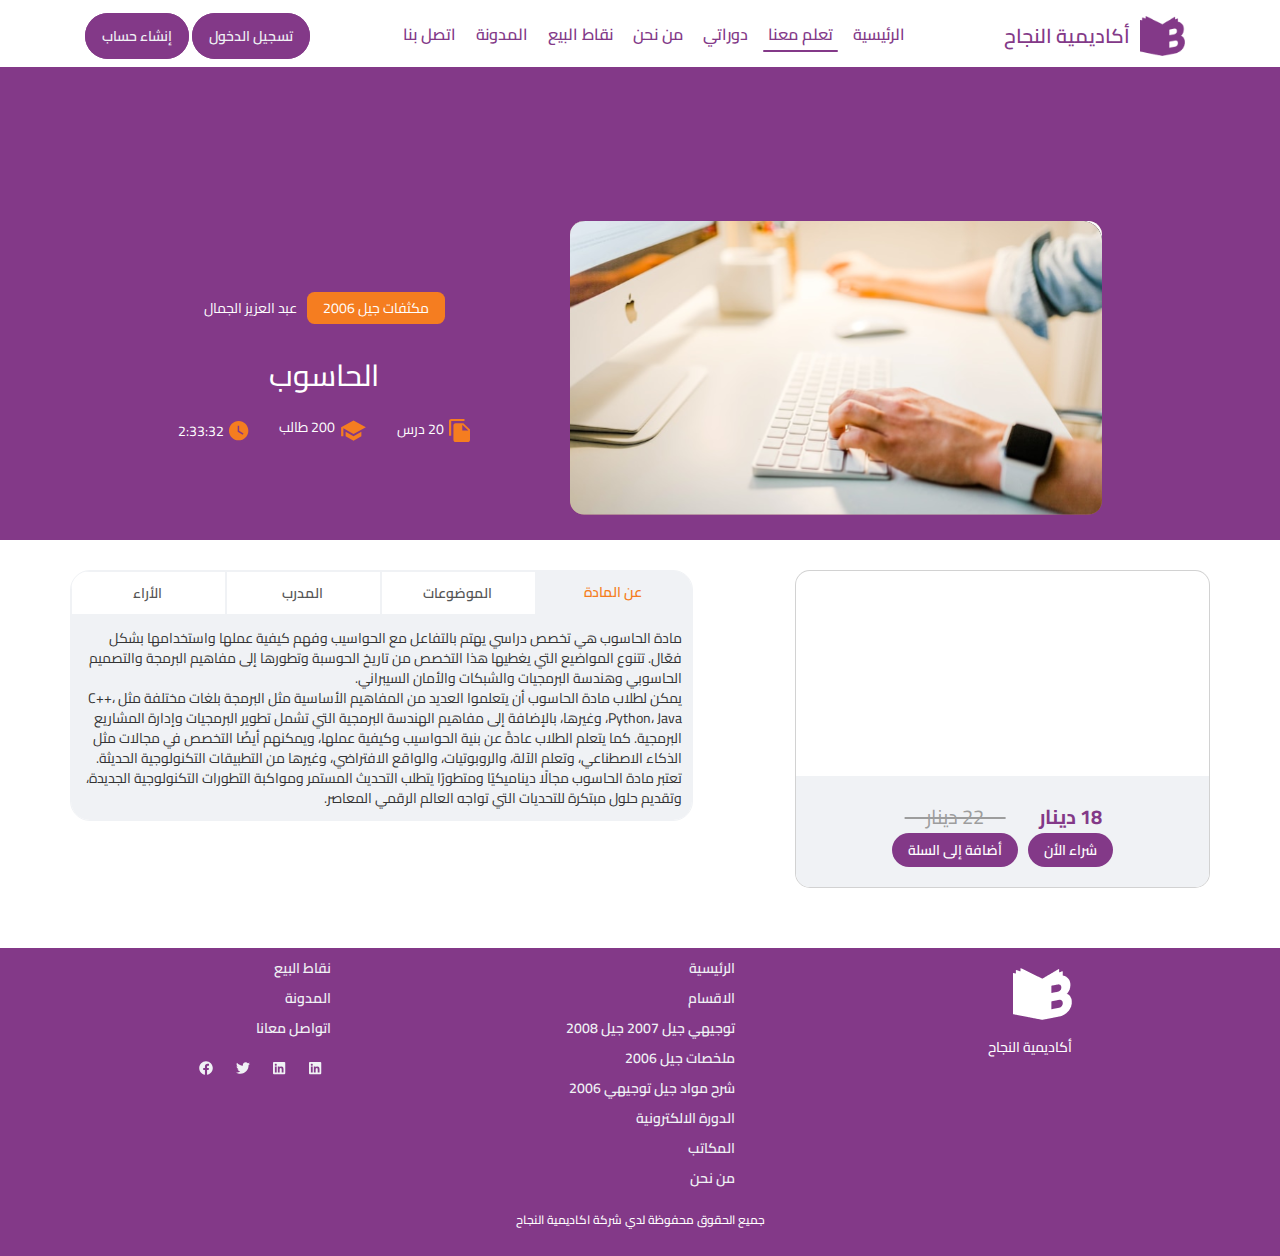
<file: study-with-us.html>
<!DOCTYPE html>
<html lang="ar" dir="rtl">
  <head>
    <meta charset="UTF-8" />
    <meta name="viewport" content="width=device-width, initial-scale=1.0" />
    <link rel="icon" type="png" href="img/logo.png">

    <link rel="stylesheet" href="css/navbar.css" />
    <link rel="stylesheet" href="css/contact.css" />
    <link rel="stylesheet" href="css/footer.css" />
    <link rel="stylesheet" href="css/study-with-use.css" />
    <link rel="stylesheet" href="css/bootstrap.min.css" />
    <link rel="stylesheet" href="css/custom-framework.css" />

    <link rel="preconnect" href="https://fonts.googleapis.com" />
    <link rel="preconnect" href="https://fonts.gstatic.com" crossorigin />
    <link href="https://fonts.googleapis.com/css2?family=Cairo:wght@200..1000&display=swap" rel="stylesheet" />

    <link rel="stylesheet" href="https://maxcdn.bootstrapcdn.com/bootstrap/3.4.1/css/bootstrap.min.css">
  <script src="https://ajax.googleapis.com/ajax/libs/jquery/3.5.1/jquery.min.js"></script>
  <script src="https://maxcdn.bootstrapcdn.com/bootstrap/3.4.1/js/bootstrap.min.js"></script>
  <script defer src="js/video.js"></script>
  <script defer src="js/pagination.js"></script>
  
    <title>تعلم معنا</title>
  </head>
  <body>
       <!--start-desktop-->
<header class="get-nabvbar-desktop mb-5 cairo-uniquifier fixed-top" dir="rtl">
  <nav class="navbar navbar-expand-lg">
      <div class="container">
        <a class="navbar-brand mt-2 section-color" href="#"><img src="img/logo.png" class="img-fluid" alt=""><span> أكاديمية النجاح </span> </a>
        <button class="navbar-toggler" type="button" data-bs-toggle="collapse" data-bs-target="#navbarSupportedContent" aria-controls="navbarSupportedContent" aria-expanded="false" aria-label="Toggle navigation">
          <span class="navbar-toggler-icon"></span>
        </button>
        <div class="collapse navbar-collapse" id="navbarSupportedContent">
          <ul class="navbar-nav m-auto mb-2 mb-lg-0">
            <li class="nav-item">
              <a class="nav-link" aria-current="page" href="index.html">الرئيسية</a>
            </li>
            <li class="nav-item">
              <a class="nav-link active" href="study-online.html">تعلم معنا</a>
            </li>
            <li class="nav-item">
              <a class="nav-link" href="courses.html">دوراتي</a>
            </li>
        
            <li class="nav-item">
              <a class="nav-link" href="about.html">من نحن</a>
            </li>
            <li class="nav-item">
             <a href="points-sale.html" class="nav-link">نقاط البيع</a>
            </li>
            <li class="nav-item">
              <a class="nav-link" href="blog.html">المدونة</a>
            </li>
            <li class="nav-item">
              <a class="nav-link" href="contact.html">اتصل بنا</a>
            </li>
          </ul>
          <div class="login-and-sign-in mt-2">
              <a href="#" class="">تسجيل الدخول</a>
              <a href="#" class="">إنشاء حساب</a>
          </div>
        </div>
      </div>
    </nav>
</header>
<!--start-desktop-->
<!--navbar-mobile-->
<header class="get-navbar-mobile" dir="rtl">
<div class="get-nabvbar-mopile cairo-uniquifier fixed-top">
<a class="open" type="button" data-bs-toggle="offcanvas" data-bs-target="#offcanvasRight" aria-controls="offcanvasRight"><i class=" text-light fa-solid fa-bars"></i></a>
<div class="offcanvas offcanvas-end" tapindex="-1" id="offcanvasRight" aria-labelledby="offcanvasRightLabel">
  <div class="offcanvas-header">
    <h6 class="text-black-50 text-center">أكاديمية النجاح</h6>
    <button type="button" class="btn-close text-reset" data-bs-dismiss="offcanvas" aria-label="Close"></button>
  </div>
  <div class="offcanvas-body">
  <div class="logo-navmopile mt-3 mb-3">
    <img src="img/logo.png" class="img-fluid" alt="">
    <h6 class="mt-3 mb-3">مرحبا بك</h6>
  </div>
  <div class="navbar-links-mopile">

    <ul class="navbar-nav me-auto mb-2 mb-lg-0">
      <li class="nav-item">
        <a class="nav-link" aria-current="page" href="index.html">الرئيسية</a>
      </li>
      <li class="nav-item">
        <a class="nav-link active" href="study-online.html">تعلم معنا</a>
      </li>
      <li class="nav-item">
        <a class="nav-link " href="courses.html">دوراتي</a>
      </li>
      <li class="nav-item">
        <a class="nav-link" href="about.html">من نحن</a>
      </li>
      <li class="nav-item" >
        <a href="points-sale.html" class="nav-link">نقاط البيع</a>
      </li>
      <li class="nav-item">
        <a class="nav-link" href="blog.html">المدونة</a>
      </li>
      <li class="nav-item">
        <a class="nav-link" href="contact.html">اتصل بنا</a>
      </li>
    </ul>
    <div class="navar-mopile-login-and-sign-in mt-2">
        <a href="#" class="">تسجيل الدخول</a>
        <a href="#" class="">إنشاء حساب</a>
    </div>
  </div>
  </div>
</div>
<div class="logo-nav-mopile" dir="rtl">
  <img src="img/logo-footer.png" class="img-fluid" alt="">
</div>
</div>
</header>
<!--navbar-mobile-->

    <main>
    <!--start-hero-->
    <section class="hero">
      <div class="container text-center">
        <img src="img/learn-with-us-hero.svg" alt="hero image">
  
          <div class="text">
            <div class="d-flex gap-3">
              <p class="featured">مكثفات جيل 2006</p>
              <p>عبد العزيز الجمال</p>
            </div>
            <h2>الحاسوب</h2>
            <div class="d-flex gap-5">
              <div class="d-flex gap-2"><img src="icons/papers.svg" /><p>20 درس</p></div>
              <div class="d-flex gap-2"><img src="icons/grad-hat.svg" /><p>200 طالب</p></div>
              <div class="d-flex gap-2"><img src="icons/clock.svg" /><p>2:33:32</p></div>
            </div>
          </div>

      </div>
    </section>
    <!--end-hero-->

    <section class="main container pt-5">
        <div class="card">
         <div class="vid">
          <div class="video-container__controls">
          <img class="vid-i back" src="icons/vid-back.svg" alt="">
          <img class="vid-i next" src="icons/vid-next.svg" alt="">
          <img class="vid-i play" src="icons/vid-play.svg" alt="">
          <img class="vid-i con" src="icons/vid-controller.svg" alt="">
          <img class="vid-i fs" src="icons/vid-fullscreen.svg" alt="">
          <div class="progress_">
            <span id="ProgressLabel" class="sr-only">Loading</span>
          
            <span
              role="progressbar"
              aria-labelledby="ProgressLabel"
              aria-valuenow="90"
              class="progress_bar"
            >
              <span class="progress_fill" style="width: 90%"></span>
            </span>
          </div>
        </div>
          <div class="video-container">
            <video class="video-container__video">
              <source src="https://player.vimeo.com/external/194837908.sd.mp4?s=c350076905b78c67f74d7ee39fdb4fef01d12420&profile_id=164" type="video/mp4"/>
            </video>
         
          </div>
         </div>
  
          <div class="card-body">
            <div class="d-flex gap-3">
              <div>
                <h5 class="price">18 دينار</h5>
                <button class="btn">شراء الأن</button>
              </div>
              <div>
                <h5 class="discount strikethrough">22 دينار</h5>
                <button class="btn">أضافة إلى السلة</button>
              </div>
            </div>
          </div>
        </div>

      <div class="tabs">
        <ul class="nav nav-tabs">
          <li class="active flex-1 text-center" data-active="#home"><a data-toggle="tab" href="#home">عن المادة</a></li>
          <li class="flex-1 text-center" data-active="#menu1"><a data-toggle="tab" href="#menu1">الموضوعات</a></li>
          <li class="flex-1 text-center" data-active="#menu2"><a data-toggle="tab" href="#menu2">المدرب</a></li>
          <li class="flex-1 text-center" data-active="#menu3"><a data-toggle="tab" href="#menu3" id="show-comments">الأراء</a></li>
        </ul>

        <div class="tab-content">
          <!-- tab 1 -->
          <div id="home" class="tab-pane fade in active">
            <p>مادة الحاسوب هي تخصص دراسي يهتم بالتفاعل مع الحواسيب وفهم كيفية عملها واستخدامها بشكل فعّال. تتنوع المواضيع التي يغطيها هذا التخصص من تاريخ الحوسبة وتطورها إلى مفاهيم البرمجة والتصميم الحاسوبي وهندسة البرمجيات والشبكات والأمان السيبراني.</p>
            <p>يمكن لطلاب مادة الحاسوب أن يتعلموا العديد من المفاهيم الأساسية مثل البرمجة بلغات مختلفة مثل C++، Python، Java، وغيرها، بالإضافة إلى مفاهيم الهندسة البرمجية التي تشمل تطوير البرمجيات وإدارة المشاريع البرمجية. كما يتعلم الطلاب عادةً عن بنية الحواسيب وكيفية عملها، ويمكنهم أيضًا التخصص في مجالات مثل الذكاء الاصطناعي، وتعلم الآلة، والروبوتيات، والواقع الافتراضي، وغيرها من التطبيقات التكنولوجية الحديثة.</p>
            <p>تعتبر مادة الحاسوب مجالًا ديناميكيًا ومتطورًا يتطلب التحديث المستمر ومواكبة التطورات التكنولوجية الجديدة، وتقديم حلول مبتكرة للتحديات التي تواجه العالم الرقمي المعاصر.</p>
          </div>

          <!-- tab 2 -->
          <div id="menu1" class="tab-pane fade">
            <p>مادة الحاسوب هي تخصص دراسي يهتم بالتفاعل مع الحواسيب وفهم كيفية عملها واستخدامها بشكل فعّال. تتنوع المواضيع التي يغطيها هذا التخصص</p>
            <div class="accordion mt-4" id="accordionExample">
              <div class="accordion-item">
                <h2 class="accordion-header">
                  <button class="accordion-button collapsed" type="button" data-bs-toggle="collapse" data-bs-target="#collapseOne" aria-expanded="false" aria-controls="collapseOne">
                    <div class="d-flex gap-1">
                      <svg width="8" height="6" viewBox="0 0 8 6" fill="none" xmlns="http://www.w3.org/2000/svg">
                        <path d="M7.06 0.726685L4 3.78002L0.94 0.726685L0 1.66668L4 5.66668L8 1.66668L7.06 0.726685Z" fill="#555555"/>
                        </svg>                      
                      <p>البرمجة بلغات مختلفة</p>
                    </div>

                    <div class="d-flex gap-3">
                      <div class="d-flex gap-2"><img class="icon" src="icons/papers.svg" /><p>4 درس</p></div>
                      <div class="d-flex gap-2"><img class="icon" src="icons/clock.svg" /><p>00:01:20</p></div>
                    </div>
                  </button>
                </h2>
                <div id="collapseOne" class="accordion-collapse collapse" data-bs-parent="#accordionExample">
                  <div class="accordion-body">

                    <div class="d-flex flex-col gap-4">
                      <div>
                        <div class="d-flex justify-between">
                          <p>تطوير البرمجيات</p>
                          <div class="d-flex gap-3 items-center">
                            <button class="watch-btn"> <img src="icons/play.svg" alt="play icon"> مشاهدة</button>
                            <p>12:20</p>
                            <input type="checkbox" name="watch" id="watch">
                          </div>
                        </div>
                      </div>
                      <div>
                        <div class="d-flex justify-between">
                          <p>تطوير البرمجيات</p>
                          <div class="d-flex gap-3 items-center">
                            <button class="watch-btn"> <img src="icons/play.svg" alt="play icon"> مشاهدة</button>
                            <p>12:20</p>
                            <input type="checkbox" name="watch" id="watch">
                          </div>
                        </div>
                      </div>
                      <div>
                        <div class="d-flex justify-between">
                          <p>تطوير البرمجيات</p>
                          <div class="d-flex gap-3 items-center">
                            <button class="watch-btn"> <img src="icons/play.svg" alt="play icon"> مشاهدة</button>
                            <p>12:20</p>
                            <input type="checkbox" name="watch" id="watch">
                          </div>
                        </div>
                      </div>
                    </div>
                  
                  </div>
                </div>
              </div>
              <div class="accordion-item">
                <h2 class="accordion-header">
                  <button class="accordion-button collapsed" type="button" data-bs-toggle="collapse" data-bs-target="#collapseTwo" aria-expanded="false" aria-controls="collapseTwo">
                    <div class="d-flex gap-1">
                      <svg width="8" height="6" viewBox="0 0 8 6" fill="none" xmlns="http://www.w3.org/2000/svg">
                        <path d="M7.06 0.726685L4 3.78002L0.94 0.726685L0 1.66668L4 5.66668L8 1.66668L7.06 0.726685Z" fill="#555555"/>
                        </svg>                      
                      <p>البرمجة بلغات مختلفة</p>
                    </div>

                    <div class="d-flex gap-3">
                      <div class="d-flex gap-2"><img class="icon" src="icons/papers.svg" /><p>4 درس</p></div>
                      <div class="d-flex gap-2"><img class="icon" src="icons/clock.svg" /><p>00:01:20</p></div>
                    </div>
                  </button>
                </h2>
                <div id="collapseTwo" class="accordion-collapse collapse" data-bs-parent="#accordionExample">
                  <div class="accordion-body">

                    <div class="d-flex flex-col gap-4">
                      <div>
                        <div class="d-flex justify-between">
                          <p>تطوير البرمجيات</p>
                          <div class="d-flex gap-3 items-center">
                            <button class="watch-btn"> <img src="icons/play.svg" alt="play icon"> مشاهدة</button>
                            <p>12:20</p>
                            <input type="checkbox" name="watch" id="watch">
                          </div>
                        </div>
                      </div>
                      <div>
                        <div class="d-flex justify-between">
                          <p>تطوير البرمجيات</p>
                          <div class="d-flex gap-3 items-center">
                            <button class="watch-btn"> <img src="icons/play.svg" alt="play icon"> مشاهدة</button>
                            <p>12:20</p>
                            <input type="checkbox" name="watch" id="watch">
                          </div>
                        </div>
                      </div>
                      <div>
                        <div class="d-flex justify-between">
                          <p>تطوير البرمجيات</p>
                          <div class="d-flex gap-3 items-center">
                            <button class="watch-btn"> <img src="icons/play.svg" alt="play icon"> مشاهدة</button>
                            <p>12:20</p>
                            <input type="checkbox" name="watch" id="watch">
                          </div>
                        </div>
                      </div>
                    </div>
                  
                  </div>
                </div>
              </div>
              <div class="accordion-item">
                <h2 class="accordion-header">
                  <button class="accordion-button collapsed" type="button" data-bs-toggle="collapse" data-bs-target="#collapseThree" aria-expanded="false" aria-controls="collapseThree">
                    <div class="d-flex gap-1">
                      <svg width="8" height="6" viewBox="0 0 8 6" fill="none" xmlns="http://www.w3.org/2000/svg">
                        <path d="M7.06 0.726685L4 3.78002L0.94 0.726685L0 1.66668L4 5.66668L8 1.66668L7.06 0.726685Z" fill="#555555"/>
                        </svg>                      
                      <p>البرمجة بلغات مختلفة</p>
                    </div>

                    <div class="d-flex gap-3">
                      <div class="d-flex gap-2"><img class="icon" src="icons/papers.svg" /><p>4 درس</p></div>
                      <div class="d-flex gap-2"><img class="icon" src="icons/clock.svg" /><p>00:01:20</p></div>
                    </div>
                  </button>
                </h2>
                <div id="collapseThree" class="accordion-collapse collapse" data-bs-parent="#accordionExample">
                  <div class="accordion-body">

                    <div class="d-flex flex-col gap-4">
                      <div>
                        <div class="d-flex justify-between">
                          <p>تطوير البرمجيات</p>
                          <div class="d-flex gap-3 items-center">
                            <button class="watch-btn"> <img src="icons/play.svg" alt="play icon"> مشاهدة</button>
                            <p>12:20</p>
                            <input type="checkbox" name="watch" id="watch">
                          </div>
                        </div>
                      </div>
                      <div>
                        <div class="d-flex justify-between">
                          <p>تطوير البرمجيات</p>
                          <div class="d-flex gap-3 items-center">
                            <button class="watch-btn"> <img src="icons/play.svg" alt="play icon"> مشاهدة</button>
                            <p>12:20</p>
                            <input type="checkbox" name="watch" id="watch">
                          </div>
                        </div>
                      </div>
                      <div>
                        <div class="d-flex justify-between">
                          <p>تطوير البرمجيات</p>
                          <div class="d-flex gap-3 items-center">
                            <button class="watch-btn"> <img src="icons/play.svg" alt="play icon"> مشاهدة</button>
                            <p>12:20</p>
                            <input type="checkbox" name="watch" id="watch">
                          </div>
                        </div>
                      </div>
                    </div>
                  
                  </div>
                </div>
              </div>
              <div class="accordion-item">
                <h2 class="accordion-header">
                  <button class="accordion-button collapsed" type="button" data-bs-toggle="collapse" data-bs-target="#collapseFour" aria-expanded="false" aria-controls="collapseFour">
                    <div class="d-flex gap-1">
                      <svg width="8" height="6" viewBox="0 0 8 6" fill="none" xmlns="http://www.w3.org/2000/svg">
                        <path d="M7.06 0.726685L4 3.78002L0.94 0.726685L0 1.66668L4 5.66668L8 1.66668L7.06 0.726685Z" fill="#555555"/>
                        </svg>                      
                      <p>البرمجة بلغات مختلفة</p>
                    </div>

                    <div class="d-flex gap-3">
                      <div class="d-flex gap-2"><img class="icon" src="icons/papers.svg" /><p>4 درس</p></div>
                      <div class="d-flex gap-2"><img class="icon" src="icons/clock.svg" /><p>00:01:20</p></div>
                    </div>
                  </button>
                </h2>
                <div id="collapseFour" class="accordion-collapse collapse" data-bs-parent="#accordionExample">
                  <div class="accordion-body">

                    <div class="d-flex flex-col gap-4">
                      <div>
                        <div class="d-flex justify-between">
                          <p>تطوير البرمجيات</p>
                          <div class="d-flex gap-3 items-center">
                            <button class="watch-btn"> <img src="icons/play.svg" alt="play icon"> مشاهدة</button>
                            <p>12:20</p>
                            <input type="checkbox" name="watch" id="watch">
                          </div>
                        </div>
                      </div>
                      <div>
                        <div class="d-flex justify-between">
                          <p>تطوير البرمجيات</p>
                          <div class="d-flex gap-3 items-center">
                            <button class="watch-btn"> <img src="icons/play.svg" alt="play icon"> مشاهدة</button>
                            <p>12:20</p>
                            <input type="checkbox" name="watch" id="watch">
                          </div>
                        </div>
                      </div>
                      <div>
                        <div class="d-flex justify-between">
                          <p>تطوير البرمجيات</p>
                          <div class="d-flex gap-3 items-center">
                            <button class="watch-btn"> <img src="icons/play.svg" alt="play icon"> مشاهدة</button>
                            <p>12:20</p>
                            <input type="checkbox" name="watch" id="watch">
                          </div>
                        </div>
                      </div>
                    </div>
                  
                  </div>
                </div>
              </div>
              <div class="accordion-item">
                <h2 class="accordion-header">
                  <button class="accordion-button collapsed" type="button" data-bs-toggle="collapse" data-bs-target="#collapseFive" aria-expanded="false" aria-controls="collapseFive">
                    <div class="d-flex gap-1">
                      <svg width="8" height="6" viewBox="0 0 8 6" fill="none" xmlns="http://www.w3.org/2000/svg">
                        <path d="M7.06 0.726685L4 3.78002L0.94 0.726685L0 1.66668L4 5.66668L8 1.66668L7.06 0.726685Z" fill="#555555"/>
                        </svg>                      
                      <p>البرمجة بلغات مختلفة</p>
                    </div>

                    <div class="d-flex gap-3">
                      <div class="d-flex gap-2"><img class="icon" src="icons/papers.svg" /><p>4 درس</p></div>
                      <div class="d-flex gap-2"><img class="icon" src="icons/clock.svg" /><p>00:01:20</p></div>
                    </div>
                  </button>
                </h2>
                <div id="collapseFive" class="accordion-collapse collapse" data-bs-parent="#accordionExample">
                  <div class="accordion-body">

                    <div class="d-flex flex-col gap-4">
                      <div>
                        <div class="d-flex justify-between">
                          <p>تطوير البرمجيات</p>
                          <div class="d-flex gap-3 items-center">
                            <button class="watch-btn"> <img src="icons/play.svg" alt="play icon"> مشاهدة</button>
                            <p>12:20</p>
                            <input type="checkbox" name="watch" id="watch">
                          </div>
                        </div>
                      </div>
                      <div>
                        <div class="d-flex justify-between">
                          <p>تطوير البرمجيات</p>
                          <div class="d-flex gap-3 items-center">
                            <button class="watch-btn"> <img src="icons/play.svg" alt="play icon"> مشاهدة</button>
                            <p>12:20</p>
                            <input type="checkbox" name="watch" id="watch">
                          </div>
                        </div>
                      </div>
                      <div>
                        <div class="d-flex justify-between">
                          <p>تطوير البرمجيات</p>
                          <div class="d-flex gap-3 items-center">
                            <button class="watch-btn"> <img src="icons/play.svg" alt="play icon"> مشاهدة</button>
                            <p>12:20</p>
                            <input type="checkbox" name="watch" id="watch">
                          </div>
                        </div>
                      </div>
                    </div>
                  
                  </div>
                </div>
              </div>
              <div class="accordion-item">
                <h2 class="accordion-header">
                  <button class="accordion-button collapsed" type="button" data-bs-toggle="collapse" data-bs-target="#collapseSix" aria-expanded="false" aria-controls="collapseSix">
                    <div class="d-flex gap-1">
                      <svg width="8" height="6" viewBox="0 0 8 6" fill="none" xmlns="http://www.w3.org/2000/svg">
                        <path d="M7.06 0.726685L4 3.78002L0.94 0.726685L0 1.66668L4 5.66668L8 1.66668L7.06 0.726685Z" fill="#555555"/>
                        </svg>                      
                      <p>البرمجة بلغات مختلفة</p>
                    </div>

                    <div class="d-flex gap-3">
                      <div class="d-flex gap-2"><img class="icon" src="icons/papers.svg" /><p>4 درس</p></div>
                      <div class="d-flex gap-2"><img class="icon" src="icons/clock.svg" /><p>00:01:20</p></div>
                    </div>
                  </button>
                </h2>
                <div id="collapseSix" class="accordion-collapse collapse" data-bs-parent="#accordionExample">
                  <div class="accordion-body">

                    <div class="d-flex flex-col gap-4">
                      <div>
                        <div class="d-flex justify-between">
                          <p>تطوير البرمجيات</p>
                          <div class="d-flex gap-3 items-center">
                            <button class="watch-btn"> <img src="icons/play.svg" alt="play icon"> مشاهدة</button>
                            <p>12:20</p>
                            <input type="checkbox" name="watch" id="watch">
                          </div>
                        </div>
                      </div>
                      <div>
                        <div class="d-flex justify-between">
                          <p>تطوير البرمجيات</p>
                          <div class="d-flex gap-3 items-center">
                            <button class="watch-btn"> <img src="icons/play.svg" alt="play icon"> مشاهدة</button>
                            <p>12:20</p>
                            <input type="checkbox" name="watch" id="watch">
                          </div>
                        </div>
                      </div>
                      <div>
                        <div class="d-flex justify-between">
                          <p>تطوير البرمجيات</p>
                          <div class="d-flex gap-3 items-center">
                            <button class="watch-btn"> <img src="icons/play.svg" alt="play icon"> مشاهدة</button>
                            <p>12:20</p>
                            <input type="checkbox" name="watch" id="watch">
                          </div>
                        </div>
                      </div>
                    </div>
                  
                  </div>
                </div>
              </div>
              <div class="accordion-item">
                <h2 class="accordion-header">
                  <button class="accordion-button" type="button" data-bs-toggle="collapse" data-bs-target="#collapseSeven" aria-expanded="true" aria-controls="collapseSeven">
                    <div class="d-flex gap-1">
                      <svg width="8" height="6" viewBox="0 0 8 6" fill="none" xmlns="http://www.w3.org/2000/svg">
                        <path d="M7.06 0.726685L4 3.78002L0.94 0.726685L0 1.66668L4 5.66668L8 1.66668L7.06 0.726685Z" fill="#555555"/>
                        </svg>                      
                      <p>البرمجة بلغات مختلفة</p>
                    </div>

                    <div class="d-flex gap-3">
                      <div class="d-flex gap-2"><img class="icon" src="icons/papers.svg" /><p>4 درس</p></div>
                      <div class="d-flex gap-2"><img class="icon" src="icons/clock.svg" /><p>00:01:20</p></div>
                    </div>
                  </button>
                </h2>
                <div id="collapseSeven" class="accordion-collapse collapse show" data-bs-parent="#accordionExample">
                  <div class="accordion-body">

                    <div class="d-flex flex-col gap-4">
                      <div>
                        <div class="d-flex justify-between">
                          <p>تطوير البرمجيات</p>
                          <div class="d-flex gap-3 items-center">
                            <button class="watch-btn"> <img src="icons/play.svg" alt="play icon"> مشاهدة</button>
                            <p>12:20</p>
                            <input type="checkbox" name="watch" id="watch">
                          </div>
                        </div>
                      </div>
                      <div>
                        <div class="d-flex justify-between">
                          <p>تطوير البرمجيات</p>
                          <div class="d-flex gap-3 items-center">
                            <button class="watch-btn"> <img src="icons/play.svg" alt="play icon"> مشاهدة</button>
                            <p>12:20</p>
                            <input type="checkbox" name="watch" id="watch">
                          </div>
                        </div>
                      </div>
                      <div>
                        <div class="d-flex justify-between">
                          <p>تطوير البرمجيات</p>
                          <div class="d-flex gap-3 items-center">
                            <button class="watch-btn"> <img src="icons/play.svg" alt="play icon"> مشاهدة</button>
                            <p>12:20</p>
                            <input type="checkbox" name="watch" id="watch">
                          </div>
                        </div>
                      </div>
                    </div>
                  
                  </div>
                </div>
              </div>
            </div>
          </div>

          <!-- tab 3 -->
          <div id="menu2" class="tab-pane fade">
            <div class="media">
              <img
                src="img/Ellipse 35.png"
                alt="teacher image"
              />
            
              <div>
                <h3 class="sub-heading mb-4">عبد العزيز الجمال</h3>
            
                <p class="p">
                  شخص متخصص وملم بمفاهيم علم الحاسوب وتطبيقاته المختلفة. يمتلك الأستاذ خبرة عميقة في المجال وقدرة على نقل المعرفة وتوجيه الطلاب بشكل فعال.
                </p>

                <div class="mt-5 d-flex flex-col gap-2">
                  <div class="d-flex gap-3"> <img class="icon" src="icons/papers.svg" alt="hat icon"/> <p>20 مادة</p></div>
                  <div class="d-flex gap-3"> <img class="icon" src="icons/grad-hat.svg" alt="hat icon"/> <p>156 طالب</p></div>
                </div>
                <div class="mt-3 d-flex gap-3">
                  <p>للمتابعة :</p>
                  <img src="icons/youtube.svg" alt="youtube icon">
                  <img src="icons/instagram.svg" alt="instagram icon">
                  <img src="icons/x.svg" alt="x icon">
                  <img src="icons/fb.svg" alt="fb icon">


                </div>
              </div>
            </div>
          </div>

          <!-- tab 4 -->
          <div id="menu3" class="tab-pane fade">
            <div class="d-flex gap-4 mb-5" dir="ltr">
              <div class="heading-h1">4.0</div>
              <div class="d-flex flex-col gap-1">
                <div class="d-flex gap-1">
                  <img src="icons/starFill.svg" alt="filled star icon">
                <img src="icons/starFill.svg" alt="filled star icon">
                <img src="icons/starFill.svg" alt="filled star icon">
                <img src="icons/starFill.svg" alt="filled star icon">
                <img src="icons/star.svg" alt="star icon">
                </div>
                <p class="p2">based on 146 ratings</p>
              </div>
            </div>

          <div class="d-flex flex-col gap-3" dir="ltr">
              <div class="d-flex gap-3 items-center">
                <div class="d-flex gap1"><img src="icons/starFill.svg" alt="filled star icon">
                  <img src="icons/starFill.svg" alt="filled star icon">
                  <img src="icons/starFill.svg" alt="filled star icon">
                  <img src="icons/starFill.svg" alt="filled star icon">
                  <img src="icons/starFill.svg" alt="filled star icon"></div>
                <p class="p2">90%</p>
                <div class="progress_">
                  <span id="ProgressLabel" class="sr-only">Loading</span>
                
                  <span
                    role="progressbar"
                    aria-labelledby="ProgressLabel"
                    aria-valuenow="90"
                    class="progress_bar"
                  >
                    <span class="progress_fill" style="width: 90%"></span>
                  </span>
                </div>
            </div>
              <div class="d-flex gap-3 items-center">
                <div class="d-flex gap1"><img src="icons/starFill.svg" alt="filled star icon">
                  <img src="icons/starFill.svg" alt="star icon">
                  <img src="icons/starFill.svg" alt="star icon">
                  <img src="icons/starFill.svg" alt="star icon">
                  <img src="icons/star.svg" alt="star icon"></div>
                <p class="p2">5%</p>
                <div class="progress_">
                  <span id="ProgressLabel" class="sr-only">Loading</span>
                
                  <span
                    role="progressbar"
                    aria-labelledby="ProgressLabel"
                    aria-valuenow="5"
                    class="progress_bar"
                  >
                    <span class="progress_fill" style="width: 5%"></span>
                  </span>
                </div>
            </div>
              <div class="d-flex gap-3 items-center">
                <div class="d-flex gap1"><img src="icons/starFill.svg" alt="filled star icon">
                  <img src="icons/starFill.svg" alt="filled star icon">
                  <img src="icons/starFill.svg" alt="star icon">
                  <img src="icons/star.svg" alt="star icon">
                  <img src="icons/star.svg" alt="star icon"></div>
                <p class="p2">2%</p>
                <div class="progress_">
                  <span id="ProgressLabel" class="sr-only">Loading</span>
                
                  <span
                    role="progressbar"
                    aria-labelledby="ProgressLabel"
                    aria-valuenow="2"
                    class="progress_bar"
                  >
                    <span class="progress_fill" style="width: 2%"></span>
                  </span>
                </div>
            </div>
              <div class="d-flex gap-3 items-center">
                <div class="d-flex gap1"><img src="icons/starFill.svg" alt="filled star icon">
                  <img src="icons/starFill.svg" alt="filled star icon">
                  <img src="icons/star.svg" alt="star icon">
                  <img src="icons/star.svg" alt="star icon">
                  <img src="icons/star.svg" alt="star icon"></div>
                <p class="p2">2%</p>
                <div class="progress_">
                  <span id="ProgressLabel" class="sr-only">Loading</span>
                
                  <span
                    role="progressbar"
                    aria-labelledby="ProgressLabel"
                    aria-valuenow="2"
                    class="progress_bar"
                  >
                    <span class="progress_fill" style="width: 2%"></span>
                  </span>
                </div>
            </div>
              <div class="d-flex gap-3 items-center">
                <div class="d-flex gap1"><img src="icons/starFill.svg" alt="filled star icon">
                  <img src="icons/starFill.svg" alt="filled star icon">
                  <img src="icons/star.svg" alt="star icon">
                  <img src="icons/star.svg" alt="star icon">
                  <img src="icons/star.svg" alt="star icon"></div>
                <p class="p2">2%</p>
                <div class="progress_">
                  <span id="ProgressLabel" class="sr-only">Loading</span>
                
                  <span
                    role="progressbar"
                    aria-labelledby="ProgressLabel"
                    aria-valuenow="2"
                    class="progress_bar"
                  >
                    <span class="progress_fill" style="width: 2%"></span>
                  </span>
                </div>
            </div>
              <div class="d-flex gap-3 items-center">
                <div class="d-flex gap1"><img src="icons/starFill.svg" alt="filled star icon">
                  <img src="icons/star.svg" alt="star icon">
                  <img src="icons/star.svg" alt="star icon">
                  <img src="icons/star.svg" alt="star icon">
                  <img src="icons/star.svg" alt="star icon"></div>
                <p class="p2">1%</p>
                <div class="progress_">
                  <span id="ProgressLabel" class="sr-only">Loading</span>
                
                  <span
                    role="progressbar"
                    aria-labelledby="ProgressLabel"
                    aria-valuenow="1"
                    class="progress_bar"
                  >
                    <span class="progress_fill" style="width: 1%"></span>
                  </span>
                </div>
            </div>
          </div>

          <div class="comments" dir="rtl">
            <div class="media mb-5">
              <img src="img/Ellipse 35.png" alt="teacher image" />
              <div>
                <div class="d-flex justify-between items-center mb-2">
                  <h3 class="sub-heading">عبد العزيز الجمال</h3>
                  <h3 class="sub-heading">12.2.2024</h3>
                </div>
                <p class="p">
                  شخص متخصص وملم بمفاهيم علم الحاسوب وتطبيقاته المختلفة. يمتلك الأستاذ خبرة عميقة في المجال وقدرة على نقل المعرفة وتوجيه الطلاب بشكل فعال.
                </p>
              </div>
            </div>
            <div class="media mb-5">
              <img src="img/Ellipse 35.png" alt="teacher image" />
              <div>
                <div class="d-flex justify-between items-center mb-2">
                  <h3 class="sub-heading">عبد العزيز الجمال</h3>
                  <h3 class="sub-heading">12.2.2024</h3>
                </div>
                <p class="p">
                  شخص متخصص وملم بمفاهيم علم الحاسوب وتطبيقاته المختلفة. يمتلك الأستاذ خبرة عميقة في المجال وقدرة على نقل المعرفة وتوجيه الطلاب بشكل فعال.
                </p>
              </div>
            </div>
            <div class="media mb-5">
              <img src="img/Ellipse 35.png" alt="teacher image" />
              <div>
                <div class="d-flex justify-between items-center mb-2">
                  <h3 class="sub-heading">عبد العزيز الجمال</h3>
                  <h3 class="sub-heading">12.2.2024</h3>
                </div>
                <p class="p">
                  شخص متخصص وملم بمفاهيم علم الحاسوب وتطبيقاته المختلفة. يمتلك الأستاذ خبرة عميقة في المجال وقدرة على نقل المعرفة وتوجيه الطلاب بشكل فعال.
                </p>
              </div>
            </div>
          </div>

          <div class="d-flex items-center gap-2 justify-center pagination">
            <img class="square" id="goForward" src="icons/forward.svg" alt="forward icon">
            <img class="square" id="next" src="icons/arrow-right.svg" alt="right arrow icon">
            <p class="num">3</p>
            <p class="active num">2</p>
            <p class="num">1</p>
            <img class="square h-reverse" id="back" src="icons/arrow-right.svg" alt="right arrow icon">
            <img class="square h-reverse" id="GoBackward" src="icons/forward.svg" alt="forward icon">
          </div>  
        </div>              
    </section>




 
   <!-- leave a comment -->
   <section id="leaveComment" class="hidden" >
    <h2 class="p-4 text-center fw-bold fs-1">أترك تعليق</h2>
    <div class="contentContact" dir="rtl">
        <div class="container">
            <div class="row text-center">
                <div class="col-lg-6">
                    <form action="">
                        <div>
                            <label for="">الاسم</label>
                        </div>
                        <input type="text">
                    </form>
                </div>
                <div class="col-lg-6">
                    <form action="">
                        <div>
                            <label for="">البريد الالكتروني</label>
                        </div>
                        <input type="email">
                    </form>
                </div>
            </div>
            <form action="" class="formTextarea">
                <div>
                    <label class="textareaText" for="">التعليق</label>
                </div>
                <textarea name="" id="" placeholder="اكتب رساله..."></textarea>
            </form>
        </div>
    </div>
    <div class="send">
        <button class="text-center">ارسال</button>
    </div>
        </section>


    
  </main>

    <!--start-footer-->
    <footer class="s-footer mt-5 cairo-uniquifier" dir="rtl">
      <div class="container mx-auto">
        <div class="row">
          <div class="col-lg-4 col-md-4 col-sm-4">
            <div class="logo-footer mt-4 mb-3">
              <img
                src="img/logo-footer.png"
                class="img-fluid mt-2 mb-2"
                alt=""
              />
              <h5 class="mt-4 mb-2">أكاديمية النجاح</h5>
            </div>
          </div>

          <div class="col-lg-4 col-md-4 col-sm-4">
            <div class="seven-buttons">
              <ul>
                <li class="my-3"><a href="">الرئيسية</a></li>
                <li class="my-3"><a href="">الاقسام</a></li>
                <li class="my-3">
                  <a href="">توجيهي جيل 2007 جيل 2008</a>
                </li>
                <li class="my-3"><a href="">ملخصات جيل 2006</a></li>
                <li class="my-3">
                  <a href="">شرح مواد جيل توجيهي 2006</a>
                </li>
                <li class="my-3"><a href="">الدورة الالكترونية</a></li>
                <li class="my-3"><a href="">المكاتب</a></li>
                <li class="my-3"><a href="">من نحن</a></li>
              </ul>
            </div>
          </div>
          <div class="col-lg-4 col-md-4 -sm-4">
            <div class="sales">
              <ul>
                <li class="my-3"><a href="points-sale.html">نقاط البيع</a></li>
                <li class="my-3"><a href="blog.html">المدونة</a></li>
                <li class="my-3"><a href="#">اتواصل معانا</a></li>
              </ul>
              <div class="icons-footer mb-5">
                <ul>
                  <li>
                    <a href=""><i class="fa-brands fa-linkedin"></i></a>
                  </li>
                  <li>
                    <a href=""><i class="fa-brands fa-linkedin"></i></a>
                  </li>
                  <li>
                    <a href=""><i class="fa-brands fa-twitter"></i></a>
                  </li>
                  <li>
                    <a href=""><i class="fa-brands fa-facebook"></i></a>
                  </li>
                </ul>
              </div>
            </div>
          </div>
            <h6 class="my-4 text-center">
              جميع الحقوق محفوظة لدي شركة اكاديمية النجاح
            </h6>
        </div>
      </div>
    </footer>
    <!--end-footer-->

    <script src="js/tabs.js"></script>
    <script src="https://cdn.jsdelivr.net/npm/swiper@11/swiper-bundle.min.js"></script>

    <!--swipper.js-->
    <!--bootstrap-Js-Files-->
    <script src="js/bootstrap.min.js"></script>
    <!--bootstrap-Js-Files-->
    <!--fontawesomJS-->
    <script src="js/all.min.js"></script>

    <script src="https://ajax.googleapis.com/ajax/libs/jquery/1.11.1/jquery.min.js"></script>
    
  </body>
</html>
</file>
<file: css/home.css>
* {
  padding: 0;
  margin: 0;
  box-sizing: border-box;
}
:root {
  --color-one: #833988;
  --Orange-color: #f57d20;
  --white-Color: #ffffff;
  --Dark-LightColor: #f0f2f5;
}
.orange-color {
  color: var(--Orange-color);
}
.active-color {
  color: var(--color-one);
}
.white-color {
  color: var(--white-Color);
}
::-webkit-scrollbar {
  width: 12px;
  background-color: var(--Dark-LightColor);
}
::-webkit-scrollbar-thumb {
  background: var(--color-one);
  border-radius: 2rem;
}
/*google-fonts*/
.cairo-uniquifier {
  font-family: "Cairo", sans-serif;
  font-optical-sizing: auto;
  font-weight: 600;
  font-style: normal;
  font-variation-settings: "slnt" 0;
}
/*google font*/

.slide-home .swiper-slide {
  background-image: url("../img/sliderimg.jpg");
  background-repeat: no-repeat;
  background-position: center;
  background-size: cover;
  min-height: 100vh;
  z-index: -1;
  position: relative;
  display: flex;
  justify-content: center;
  align-items: center;
}
.slide-home .swiper-slide::before {
  position: absolute;
  content: "";
  width: 100%;
  height: 100%;
  background: #5e5b5b;
  top: 0;
  left: 0;
  opacity: 0.3;
  z-index: -1;
}
.slide-home .swiper-pagination {
  position: relative !important;
  top: -100px !important;
}

/* @media (min-width:320px) and (max-width:991px) {
    .slide-home .swiper-pagination{
      top: -130px !important;
}
 } */

.slide-home .swiper-pagination-clickable .swiper-pagination-bullet {
  color: #f0f2f5;
  background: #f0f2f5;
  width: 15px;
  height: 15px;
}
.slide-home .swiper-pagination-bullet-active {
  border: 2px solid gray;
  outline: 1px solid var(--white-Color);
}
.text-on-img h1 {
  color: var(--white-Color);
  font-size: 60px;
}
.text-on-img p {
  color: var(--Dark-LightColor);
}
.btn-order a {
  text-decoration: none;
  color: var(--Dark-LightColor);
  font-size: 16px;
  background-color: var(--color-one);
  border-radius: 30px;
  border: 2px solid var(--color-one);
  padding: 8px 15px;
}
@media (min-width: 668px) and (max-width: 812px) {
  .btn-order a {
    padding: 5px 10px !important;
    font-size: 14px !important;
    position: relative;
    top: 0px;
  }
  .slide-home .swiper-pagination {
    top: -55px !important;
  }
  .text-on-img p {
    font-size: 13.5px !important;
  }
}
@media (max-width: 667px) {
  .text-on-img h1 {
    font-size: 30px;
  }
  .text-on-img p {
    font-size: 15px;
  }
  .btn-order a {
    padding: 5px 10px !important;
    font-size: 14px !important;
    position: relative;
    top: 27px;
  }
}
/*sliderHome-Page*/

/* three-text-and-content*/
.three-text-and-content {
  margin-bottom: 0px;
  background-color: var(--color-one);
  border-radius: 10px;
  position: relative;
  bottom: 120px;
  z-index: 1;
  min-height: 25vh;
  overflow: hidden;
  display: flex;
  justify-content: center;
  align-items: center;
}
.three-text-and-content h5 {
  color: var(--Orange-color);
}
.three-text-and-content p {
  font-size: 11.5px;
  margin-left: -40px;
}
.backg img {
  width: 32px;
  height: 32px;
  margin: auto 10px;
}
.backg {
  padding: 2px;
  position: relative;
  top: 30px;
  width: 45px;
  height: 45px;
  border-radius: 10px;
  background-color: rgb(255 255 255 / 30%);
  display: flex;
  justify-content: center;
  align-items: center;
}
@media (min-width: 668px) and (max-width: 812px) {
  .three-text-and-content {
    bottom: 105px !important;
  }
}
@media (min-width: 320px) and (max-width: 591px) {
  .three-text-and-content {
    bottom: 105px !important;
  }
}
@media (min-width: 592px) and (max-width: 667px) {
  .three-text-and-content {
    top: -100px !important;
  }
}
/*oneText-And-img-*/
.oneimg-and-text {
  margin-top: -60px;
}
.title-content p {
  color: var(--color-one);
  font-size: 18px;
}
@media (max-width: 667px) {
  .title-content p {
    font-size: 14px;
  }
}
.oneimg-and-text img {
  display: flex;
  margin: auto;
}
/*oneText-And-img-*/

/* loop-answer */

.accordion p {
  color: var(--color-one);
}

.accordion .contentBx {
  position: relative;
  margin: 10px 15px;
  color: var(--color-one);
}
.accordion .contentBx .label {
  position: relative;
  /* width: 100%; */
  padding: 10px;
  color: var(--color-one);
  display: flex;
  cursor: pointer;
}
.accordion .contentBx .label::before {
  content: "+";
  position: absolute;
  top: 43%;
  right: -10px;
  transform: translateY(-50%);
  font-size: 1.5em;
  color: var(--color-one);
}
@media (min-width: 320px) and (max-width: 667px) {
}
.accordion .contentBx.activee .label::before {
  content: "-";
}
.accordion .contentBx .contentt {
  background: var(--white-Color);
  height: 0;
  overflow: hidden;
  transition: all ease 0.7s;
}
.accordion .contentBx.activee .contentt {
  height: 90px;
}
@media (min-width: 320px) and (max-width: 667px) {
  .accordion .contentBx {
    font-size: 13.5px;
  }
  .accordion .contentBx.activee .contentt {
    height: 125px !important;
  }
}
@media (min-width: 668px) and (max-width: 812px) {
  .accordion .contentBx {
    font-size: 13.5px;
  }
  .accordion .contentBx.activee .contentt {
    height: 110px !important;
  }
}
/* loop-answer */

/*rate-students*/
.ratess {
  display: flex;
  margin: auto;
}
.rates {
  background: var(--color-one);
}

.person-and-date img {
  width: 60px;
  display: block;
  float: left;
  padding-left: 15px;
}
.block-elemnts span {
  font-size: 13px;
  display: block;
}
.swiper-pagination {
  position: static !important;
  padding: 20px 0;
  padding-bottom: 50px;
}
.swiper-pagination-clickable .swiper-pagination-bullet {
  color: #f57d20;
  background: #f57d20;
  width: 15px;
  height: 15px;
}
.swiper-pagination-bullet-active {
  border: 2px solid white;
  outline: 1px solid #f57d20;
}
/*rate-students*/

/*top-button*/

.top-button button {
  color: var(--white-Color);
  background: var(--Orange-color);
  padding: 10px 15px;
  width: 50px;
  height: 50px;
  border-radius: 50%;
  display: flex;
  justify-content: center;
  align-items: center;
  border: 2px solid var(--Orange-color);
}
#scrolltopbutton {
  display: none;
}
/*top-button*/
</file>
<file: css/navbar.css>
*{
    padding: 0;
    margin: 0;
}
:root{
    --color-one:#833988;
    --Orange-color:#f57d20;
    --white-Color:#FFFFFF;
    --Dark-LightColor:#f0f2f5;
}

/*google-fonts*/
.cairo-uniquifier {
    font-family: "Cairo", sans-serif;
    font-optical-sizing: auto;
    font-weight: 600;
    font-style: normal;
    font-variation-settings:
    "slnt" 0;
  }
/*google font*/

/*navbarDeskTop*/
.get-nabvbar-desktop {
    background: var(--white-Color);
}
.navbar-brand img {
    width: 40px;
}
.navbar-brand span {
  color: var(--color-one);
}

 .get-nabvbar-desktop .nav-item .active {
  color: var(--color-one) !important;
 }
 .get-nabvbar-desktop
 .nav-item 
 .active::before {
    content: "";
    position: absolute;
    bottom: 0;
    left: 0;
    width: 100%;
    height: 2px;
    background-color: var(--color-one);
    border-radius: 5px;
  }
   .get-nabvbar-desktop
   .nav-item
   .nav-link {
    color: var(--color-one);
    display: flex;
    justify-content: space-around;
    padding: 0.5em;
    position: relative;
    text-transform: uppercase;
    font-size: 16px;
    margin-left: 10px;
    transition: 0.5s;
  }
  .get-nabvbar-desktop
  .nav-item
  .nav-link:hover {
    color:var(--color-one);
  }
  .get-nabvbar-desktop
  .nav-item
  .nav-link::after {
    content: "";
    position: absolute;
    bottom: 0;
    left: 0;
    width: 100%;
    height: 2px;
    background-color: var(--color-one);
    border-radius: 5px;
    transform: scaleX(0);
    transition: all 0.5s ease;
  }
  .get-nabvbar-desktop
  .nav-item 
  .nav-link:hover::after {
    transform: scaleX(1.2);
  }
 .login-and-sign-in a {
    text-decoration: none;
    color:var(--Dark-LightColor);
    background-color: var(--color-one);
    border-radius: 30px;
    border: 2px solid var(--color-one);
    padding: 8px 15px;
    font-size: 14px;
 }
 @media (max-width:992px) {
  .get-nabvbar-desktop{
   display: none;
  }
}
/*navbarDeskTop*/

/*navbar mopile */
.get-nabvbar-mopile {
  background: var(--color-one);
  padding: 10px;
}
.get-nabvbar-mopile .nav-item .active {
  color: var(--color-one) !important;
 }
.offcanvas {
 width: 60% !important;
 transition: 0.5s !important;
 background: var(--white-Color ) !important;
}
.offcanvas-header h6 {
  color: var(--Orange-color) !important;
}
.logo-navmopile {
  display: flex;
  justify-content: space-around;
}
.logo-navmopile h6 {
  color: var(--Orange-color) !important;
}
 .btn-close {
  background-color: var(--Orange-color) !important;
  position: relative !important;
  right: 23% !important;
}
.get-nabvbar-mopile .open {
  font-size: 25px;
  padding-right: 10px;
}

.get-nabvbar-mopile
.nav-item 
.active::before {
   content: "";
   position: absolute;
   bottom: 0;
   left: 0;
   width: 100%;
   height: 2px;
   background-color: var(--color-one);
   border-radius: 5px;
 }
  .get-nabvbar-mopile
  .nav-item
  .nav-link {
   color: var(--color-one);
   display: flex;
   justify-content: space-around;
   padding: 0.5em;
   position: relative;
   text-transform: uppercase;
   font-size: 16px;
   margin-left: 10px;
   transition: 0.5s;
 }
 .get-nabvbar-mopile
 .nav-item
 .nav-link:hover {
   color:var(--color-one);
 }
 .get-nabvbar-mopile
 .nav-item
 .nav-link::after {
   content: "";
   position: absolute;
   bottom: 0;
   left: 0;
   width: 100%;
   height: 2px;
   background-color: var(--color-one);
   border-radius: 5px;
   transform: scaleX(0);
   transition: all 0.5s ease;
 }
 .get-nabvbar-mopile
 .nav-item 
 .nav-link:hover::after {
   transform: scaleX(1.2);
 }
 .navar-mopile-login-and-sign-in a {
  display: block !important;
  padding: 5px 10px;
  text-decoration: none;
  color:var(--Dark-LightColor);
  background-color: var(--color-one);
  border-radius: 30px;
  border: 2px solid var(--color-one);
  text-align: center;
  margin: 5px;
 }
.logo-nav-mopile{
  padding-left: 10px;
  width: 50px;
  display: block;
  float: left;
}
@media (min-width:991px) {
  .get-nabvbar-mopile{
      display: none;
  }
}
@media (min-width:320px) and (max-width:600px) {
  .get-nabvbar-mopile .logo-nav-mopile img  {
      right:0px;
  }
}
@media (min-width:601px) and (max-width:720px) {
  .get-nabvbar-mopile .logo-nav-mopile img  {
      right:70px;
  }
}
@media (max-width:991px){
  .icons-navbar-mopile a {
      display: block;
      padding: 10px;

  }
  .get-nabvbar-mopile .offcanvas {
      transition: 0.5s;
      width: 70%;
  }
}
@media (max-width:591px){
  .page-mopile li a {
     padding: 5px;
     font-size: 10px;
  }
}
/*navbar mopile */
.modal-backdrop {
  opacity: 0 !important;
  z-index: -100 !important;
}

::-webkit-scrollbar {
  width: 12px;
  background-color: #F0F2F5;
}
::-webkit-scrollbar-thumb{
  background: #833988;
  border-radius: 2rem;
}
</file>
<file: css/footer.css>
*{
    padding: 0;
    margin: 0 ;
}
:root{
    --color-one:#833988;
    --Orange-color:#f57d20;
    --white-Color:#FFFFFF;
    --Dark-LightColor:#F0F2F5;
}
/*google-fonts*/
.cairo-uniquifier {
    font-family: "Cairo", sans-serif;
    font-optical-sizing: auto;
    font-weight: 600;
    font-style: normal;
    font-variation-settings:
    "slnt" 0;
  }
/*google font*/

.s-footer {
    background-color: var(--color-one);
    color: var(--white-Color);
}
.s-footer  ul li {
    list-style: none;
}
.s-footer a {
    text-decoration: none;
    color: var(--Dark-LightColor);
}
.icons-footer ul li {
 display: inline-block;
 padding: 10px;
}
.logo-footer h5 {
   color: var(--white-Color);
}

.s-footer{
    padding-bottom: 1.5rem;
}
.s-footer .container .row  > *:not(.share){
    display: grid;
    justify-items: center;
}
</file>
<file: css/about.css>
* {
  font-family: "Cairo", sans-serif;
  padding: 0;
  margin: 0;
}
.features {
  position: relative;
  padding: 30px;
  top: -50px;
  z-index: 1;
  background: var(--color-one);
  display: flex;
  justify-content: center;
  align-items: center;
}
@media (min-width:592px) and (max-width:667px) {
  .features {
      top: -30px !important;
      display: flex;
      justify-content: center;
      align-items: center;
  }
}
.features .who-number p {
  font-size: 50px;
  font-weight: bold;
  width: 80px;
  height: 80px;
  display: flex;
  justify-content: center;
  align-items: center;
  margin: 0;
  border-radius: 20px;
  background-color: rgb(255 255 255 / 20%);
}
.our-teacher  {
  margin-top: -10px;
}
.our-teacher .teacher-txt {
  color: #f57d20;
}
.our-teacher .dsec {
  color: #833988;
}

.txt-section {
  color: #833988;
}

.success-card {
  background-color: #833988;
  margin-top: 100px;
}

.success-card button {
  border: none;
  padding: 9px 30px;
  border-radius: 50px;
  color: #833988;
}

html,
body {
  position: relative;
  height: 100%;
}

.swiper {
  width: 100%;
  height: 100%;
}

.swiper-slide {
  background: #833988;
  display: flex;
  justify-content: center;
  align-items: center;
  color: #fff;
  padding-right: 10px;
}

.comments .swiper-pagination {
  position: static !important;
  padding: 20px 0;
  padding-bottom: 50px;
}

.swiper-pagination-clickable .swiper-pagination-bullet {
  color: #f57d20;
  background: #f57d20;
  width: 15px;
  height: 15px;
}
.swiper-pagination-bullet-active {
  border: 2px solid white;
  outline: 1px solid #f57d20;
}

.slide-home .swiper-slide {
  background-image: url("../img/sliderimg.jpg");
  background-repeat: no-repeat;
  background-position: center;
  background-size: cover;
  min-height: 100vh;
  z-index: -1;
  position: relative;
  display: flex;
  justify-content: center;
  align-items: center;
}

.slide-home .swiper-slide::before {
  position: absolute;
  content: "";
  width: 100%;
  height: 100%;
  background: #5e5b5b;
  top: 0;
  left: 0;
  opacity: 0.3;
  z-index: -1;
}
.slide-home .swiper-pagination {
  position: relative !important;
  bottom: 100px !important;
}
.slide-home .swiper-pagination-clickable .swiper-pagination-bullet {
  color: #f0f2f5;
  background: #f0f2f5;
  width: 15px;
  height: 15px;
}
.slide-home .swiper-pagination-bullet-active {
  border: 2px solid gray;
  outline: 1px solid var(--white-Color);
}
.text-on-img h1 {
  color: var(--white-Color);
  font-size: 60px;
}
.text-on-img p {
  color: var(--Dark-LightColor);
}
.btn-order a {
  text-decoration: none;
  color: var(--Dark-LightColor);
  font-size: 16px;
  background-color: var(--color-one);
  border-radius: 30px;
  border: 2px solid var(--color-one);
  padding: 8px 15px;
}
@media  (min-width:668px) and (max-width:812px) {
  .btn-order a {
      padding: 5px 10px !important;
      font-size: 14px !important;
      position: relative;
      top: 0px;
  }
  .slide-home .swiper-pagination{
      top: -55px !important; 
      }    
      .text-on-img p {
         font-size: 13.5px !important; 
      }
}
@media (max-width:667px) {
  .text-on-img h1{
      font-size: 30px;
  }
  .text-on-img p {
  font-size: 15px;
  }
  .btn-order a {
      padding: 5px 10px !important;
      font-size: 14px !important;
      position: relative;
      top: 27px;
  }
}
/*top-button*/

.top-button button {
  color: var(--white-Color);
  background: var(--Orange-color);
  padding: 10px 15px;
  width: 50px;
  height: 50px;
  border-radius: 50%;
  display: flex;
  justify-content: center;
  align-items: center;
  border: 2px solid var(--Orange-color);
}
#scrolltopbutton{
  display: none;
}
/*top-button*/
</file>
<file: css/blog.css>
:root {
  --primary-color: #833988;
  --alt-color: #f57d20;
  --text-color: #555555;
  --heading-color: #000000;
  direction: rtl;
}

body {
  /* Cairo */
  font-family: "Cairo", sans-serif !important;
}
/*  reset */
* {
  margin: 0;
  padding: 0;
  box-sizing: border-box;
}
ul {
  list-style: none;
}
a {
  text-decoration: none !important;
  color: inherit;
}
/*  reset */

/*  container */
.container {
  width: 100%;
  padding-right: 15px;
  padding-left: 15px;
  margin-right: auto;
  margin-left: auto;
}

@media (min-width: 576px) {
  .container {
    max-width: 540px !important;
  }
}

@media (min-width: 768px) {
  .container {
    max-width: 720px !important;
  }
}
@media (min-width: 900px) {
  .container {
    max-width: 800px !important;
  }
}

@media (min-width: 992px) {
  .container {
    max-width: 960px !important;
  }
}
@media (min-width: 1080px) {
  .container {
    max-width: calc(100% - 10px) !important;
  }
}

@media (min-width: 1400px) {
  .container {
    max-width: 1320px !important;
  }
}
@media (min-width: 1600px) {
  .container {
    max-width: 1520px !important;
  }
}
/*  container */

/* hero */
.hero {
  background-color: #833988;
  height: 50vh; /* Adjust this value as needed */
  display: flex;
  justify-content: center;
  align-items: center;
  color: white;
  text-align: center;
  padding: 20px;
  box-sizing: border-box;
}

.hero .content h1 {
  font-size: 3.5em;
  font-weight: bold;
  margin-bottom: 20px;
}

.hero .content p {
  font-size: 1.5em;
  line-height: 1.6;
  max-width: 1000px;
  margin: 0 auto;
}

@media (max-width: 600px) {
  .hero .content h1 {
    font-size: 2.5em;
  }

  .hero .content p {
    font-size: 1.2em;
  }
}
/* hero */
/* blog grid */
.grid {
  display: grid;
  grid-template-columns: 1fr;
  gap: 50px;
  @media screen and (min-width: 1200px) {
    gap: 80px;
  }
  @media screen and (min-width: 1600px) {
    gap: 120px;
  }

  @media screen and (max-width: 768px) {
    gap: 20px;
  }

  padding-bottom: 50px;
}

@media (min-width: 1080px) {
  .grid {
    grid-template-columns: 3fr 1fr;
  }
}
.blog-content .header {
  display: flex;
  justify-content: space-between;
  align-items: center;
  margin-bottom: 30px;
  margin-top: 40px;
  @media screen and (max-width: 768px) {
    flex-direction: column;
  }
}
.blog-content .header h2 {
  font-size: 40px;
  @media screen and (max-width: 768px) {
    font-size: 2em;
  }
  font-weight: 700;
  color: var(--heading-color);
  margin-bottom: 20px;
}
.search {
  display: flex;
  align-items: center;
  justify-content: space-between;
  padding: 5px 15px;
  background-color: #f2f2f2;
  border-radius: 50px;
  position: relative;
  -webkit-border-radius: 50px;
  -moz-border-radius: 50px;
  -ms-border-radius: 50px;
  -o-border-radius: 50px;
  max-width: 100%;
  border: 1px solid #000000;
}

.search input {
  flex-grow: 1;
  padding: 5px;
  padding-right: 30px;
  border: none;
  border-radius: 5px;
  margin-right: 10px;
  background: url("../img/blog/search_icon.png") no-repeat scroll right 7px;
  background-size: 20px 20px;
  width: 100%;
}
.search input::placeholder {
  font-size: 20px;
  color: #833988;
}
.search input:focus {
  outline: none;
}
.search button {
  padding: 10px 20px; /* Increase padding to make the button bigger */
  border: none;
  background-color: var(
    --primary-color
  ); /* Use the primary color as the background */
  color: white;
  cursor: pointer;
  border-radius: 50px; /* Increase border-radius to make the button rounded */
}

.search img {
  position: absolute;
  left: 10px;
  width: 20px;
  height: 20px;
  display: none;
}
.posts {
  display: flex;
  flex-direction: column;
  gap: 50px;
}

.posts .post-card {
  background-color: #f0f2f5;
  border-radius: 5px;
  box-shadow: 0 0 10px rgba(0, 0, 0, 0.1);
  display: flex;
  @media screen and (max-width: 768px) {
    flex-direction: column;
  }
}
.posts .post-card img {
  max-width: 100%;
  @media screen and (min-width: 768px) {
    width: 40%;
  }
}
.posts .post-card .post-content {
  padding: 20px;
  width: 60%;
  @media screen and (max-width: 768px) {
    width: 100%;
    padding: 12px;
  }
}
.posts .post-card .post-content .top-content {
  display: flex;
  justify-content: space-between;
  align-items: center;
  margin-bottom: 25px;
}
.posts .post-card .post-content .top-content h4 {
  margin-bottom: 5px;
}
.posts .post-title {
  font-size: 1.2em;
  @media screen and (max-width: 768px) {
    font-size: 1.1em;
  }
  font-weight: 600;
  color: var(--heading-color);
  margin-bottom: 10px;
}
.posts .post-cat {
  font-size: 1em;
  @media screen and (max-width: 768px) {
    font-size: 0.9em;
  }
  font-weight: 500;

  color: #acacac;
  margin-bottom: 10px;
}
.posts .post-author {
  font-size: 1em;
  @media screen and (max-width: 768px) {
    font-size: 0.9em;
  }
  font-weight: 400;
  color: var(--primary-color);
}
.posts .post-date {
  color: #acacac;
  font-size: 1.1em;
  display: flex;
  flex-direction: row-reverse;
  align-items: center;
  gap: 5px;
  @media screen and (max-width: 768px) {
    font-size: 1em;
  }
}
.posts .post-date img {
  width: 20px;
  height: 20px;
}
.posts .post-card .post-content > p {
  font-size: 1.1em;
  @media screen and (max-width: 768px) {
    font-size: 1em;
  }
  color: #555555;
  line-height: 1.5;
  margin-bottom: 20px;
}
/* sidebar */
.sidebar {
  /* padding: 15px; */
  padding-top: 20px;
  @media screen and (max-width: 1079px) {
    display: grid;
    grid-template-columns: 1fr 1fr;
  }
  @media screen and (max-width: 576px) {
    grid-template-columns: 1fr;
  }
}

.sidebar h2 {
  font-size: 1.5em;
  font-weight: bold;
  color: var(--heading-color);
  margin-bottom: 10px;
  margin-top: 30px;
}
.sidebar ul {
  display: flex;
  flex-direction: column;
  gap: 10px;
}
.sidebar .category-list a {
  color: var(--text-color);
  font-size: 1.2em;
  display: flex;
  align-items: center;
  justify-content: space-between;
  max-width: 150px;
}
.sidebar .category-list a:hover {
  color: var(--primary-color);
}
.sidebar .recent-posts a {
  color: var(--text-color);
  font-size: 1.2em;
  display: flex;
  align-items: center;
  justify-content: space-between;
  font-weight: bold;
  width: fit-content;
  gap: 10px;
  @media screen and (max-width: 576px) {
    width: 100%;
  }
}
.sidebar .recent-posts a:hover {
  color: var(--alt-color);
}
.sidebar .recent-posts a.active {
  color: var(--alt-color);
}
.sidebar .tags {
  display: flex;
  flex-wrap: wrap;
  gap: 10px;
  flex-direction: row;
}
.sidebar .tags li {
  width: fit-content;
}
.sidebar .tags a {
  color: var(--text-color);
  font-size: 1.2em;
  display: inline-block;
  padding: 5px 10px;
  border: 1px solid #eaeaea;
  border-radius: 5px;
}
.sidebar .tags a:hover {
  background-color: var(--text-color);
  color: white;
}
.sidebar .tags a.active {
  background-color: #f0f2f5;
  color: var(--text-color);
}
/* blog grid */

/*pagination*/
.pagination {
  display: flex;
  justify-content: center;
  margin: 20px 0;
  flex-direction: row-reverse;
  gap: 2px;
  flex-wrap: wrap;
}

.pagination a {
  color: black;
  text-decoration: none;
  transition: background-color 0.3s;
  display: flex;
  justify-content: center;
  align-items: center;
}
.pagination a:not(.chevron) {
  width: 40px;
  height: 40px;
  border-radius: 50%;
  padding: 8px 16px;
}

.pagination a.active {
  background-color: var(--primary-color);
  color: white;
}

.pagination a:hover:not(.active) {
  background-color: #ddd;
}
.chevron {
  padding: 8px;
}
.chevron.disabled {
  filter: grayscale(100%);
  opacity: 0.5;
  cursor: not-allowed;
}
</file>
<file: css/contact.css>
.features h2{
    color: var(--Orange-color);
    text-align: center;
}
.features p{
    color: var(--color-one);
    text-align: center;
}
.features .info{
    display: flex;
    align-items: center;
}
.features .icon{
    width: 40px;
    height: 40px;
    border-radius: 5px;
    -webkit-border-radius: 5px;
    -moz-border-radius: 5px;
    -ms-border-radius: 5px;
    -o-border-radius: 5px;
}
.features .textIcon{
    margin-right: 8px;
    text-align: center;
}
.features .textIcon span:first-of-type{
    font-size: 18px;
}
.features .textIcon span:last-child{
    font-size: 14px;
}
.features svg{
    color: var(--Orange-color);
    font-size: 13px;
    transform: translate(-10px, 10px);
}
.map{
    max-width: 100%;
    height: 100%;
    border-radius: 10px
}
form{
    text-align: center;
}
label:not(.textareaText){
    width: 65%;
    margin-bottom: 15px;
    text-align: start;
    margin-right: 20px;
}
input {
    margin: 0;
    font-family: inherit;
    font-size: inherit;
    line-height: inherit;
    width: 70%;
    height: 50px;
    border-radius: 25px;
    -webkit-border-radius: 25px;
    -moz-border-radius: 25px;
    -ms-border-radius: 25px;
    -o-border-radius: 25px;
    padding: 20px;
}
.formTextarea{
    margin-top: 40px;
}
.formTextarea label{
    margin-bottom: 15px;
    margin-left: 75%;
}
.formTextarea textarea{
    width: 85%;
    height: 200px;
    padding: 20px;
    border-radius: 20px;
    -webkit-border-radius: 20px;
    -moz-border-radius: 20px;
    -ms-border-radius: 20px;
    -o-border-radius: 20px;
}

.send{
    text-align: center;
        margin: 40px 0px
}
.send button{
    padding: 10px 40px;
        border-radius: 25px;
        color: #fff;
        background-color: var(--color-one);
        font-weight: bold;
        border: none;
}
</file>
<file: css/study-with-use.css>
/*  container */
  .container {
    width: 100%;
    padding-right: 15px;
    padding-left: 15px;
    margin-right: auto;
    margin-left: auto;
  }
  
  @media (min-width: 576px) {
    .container {
      max-width: 540px !important;
    }
  }
  
  @media (min-width: 768px) {
    .container {
      max-width: 720px !important;
    }
  }
  @media (min-width: 900px) {
    .container {
      max-width: 800px !important;
    }
  }
  
  @media (min-width: 992px) {
    .container {
      max-width: 960px !important;
    }
  }
  @media (min-width: 1080px) {
    .container {
      max-width: calc(100% - 10px) !important;
    }
  }
  
  @media (min-width: 1400px) {
    .container {
      max-width: 1320px !important;
    }
  }
  @media (min-width: 1600px) {
    .container {
      max-width: 1520px !important;
    }
  }

  
.container::before, .container::after{
    display: none !important;
}
  
/* hero */
.hero {
  background-color: #833988;
  min-height: 60dvh; 
  align-items: center;
  display: flex;
  justify-content: center;
  align-items: flex-end;
  color: white;
  text-align: center;
  box-sizing: border-box;
}

.hero .container{
  display: flex;
  gap: 10rem;
  justify-content: center;
  align-items: center; 
  padding-bottom: 2.5rem;
}

.hero .featured{
  padding: .6rem 1.6rem;
  background-color: var(--alt-color);
  border-radius: .75rem;
}
.text{
  display: flex;
  flex-direction: column;
  align-items: center;
  gap: 1.5rem;
}
.text>div{
  align-items: center;
}
.text p{
  margin: 0;
}

@media screen and (max-width: 992px) {
  .hero{
      padding-top: 5rem;
      padding-bottom: 2.5rem;
  }
  .hero svg{ display: none;}
  
  .hero .container{
    flex-direction: column-reverse;
    gap: 1.25rem;
  }
}
/* hero */

/* main */
  .main{
      display: flex;
      gap: 8dvw;
      align-items: flex-start;
      justify-content: center;
      padding-bottom: 3rem;
  }


.nav-tabs>li.active>a, .nav-tabs>li.active>a:focus, .nav-tabs>li.active>a:hover{
  border: none !important;
  color: var(--alt-color) !important;
}
.nav.nav-tabs>li{
  border: 1px solid #f0f2f5;
  font-weight: 600;
}

.nav-tabs>li>a{
  color: var(--text-color);
}
.tabs{
  flex-basis: 60%;
  border-radius: 2rem;
  overflow: hidden;
  border: 1px solid #f0f2f5;
}
  .tabs .active, .tabs .active a{
  background-color: #F0F2F5 !important;
  }

  .tab-content > div{
      padding: 1.25rem 1rem;
  }

  .card{
      flex-basis: 40%;
      border-radius: 1.5rem !important;
      overflow: hidden;
  }

  @media screen and (max-width: 992px) {
    .card{
      margin-inline: auto;
    }
  }


/* video editting */
.vid{position: relative;}
.vid-i{
position: absolute;
z-index: 1;
}
.vid-i.play{
  top: -30%;
  left: 50%;
  translate: -50% -50%;
  width: 60px;
}
.vid-i.play.pause{
  box-shadow:5px 5px 500px #434343;
  border-radius: 50%;
  padding: .5rem;
}
img.vid-i.next {
  top: -25%;
left: 75%;
translate: -50% -50%;
width: 45px;
}
img.vid-i.back {
  top: -25%;
left: 25%;
translate: -50% -50%;
width: 45px;
}
img.vid-i.fs {
top: -115px;
right: 52px;
width: 35px;
}
img.vid-i.con {
  top: -115px;
  right: 10px;
  width: 35px;
}
/* video */

.video-container {
  position: relative;
  height: 200px;
  width: 100%;
  display: inline-flex;
  &.fullscreen {
    height: 100%;
    width: 100%;
    background: black;
    display: flex;
    .control--fullscreen {
      .fa-expand {
        display: none;
      }
      .fa-compress {
          display: inline-flex;
      }
    }
  }
	&__video {
		height: 100%;
		position: relative;
		z-index: 1;
		&::-webkit-media-controls {
      display:none !important;
    }
	}
	&__controls {
	  position: absolute;
	  z-index: 2;
	  bottom: 0;
	  width: 100%;
		display: flex;
		align-items: center;
		padding-top: 40px;
		padding-left: 10px;
		padding-right: 10px;
		height: 80px;
		background: linear-gradient(0deg,rgba(0,0,0,.8) 0,rgba(0,0,0,.35) 60%,transparent);
		opacity: 0;
		transition: all 150ms ease;
		&.visible {
		  opacity: 1;
		}
		.progress_ {
		  width: calc(100% - 20px);
      cursor: pointer;
      height: 24px;
      position: absolute;
      left: 0;
      top: 20px;
      margin-left: 10px;
      margin-right: 10px;
		  &:before {
		    content: '';
		    position: absolute;
		    top: 50%;
		    left: 0;
		    transform: translateY(-50%);
		    width: 100%;
		    height: 4px;
		    background: rgba(255, 255, 255, .35);
		  }
		  &__current {
		    position: absolute;
		    top: 50%;
		    left: 0;
		    height: 4px;
		    background: rgba(255, 152, 0, 1);
		    z-index: 2;
		    transform: translateY(-50%);
		    &:before {
		      content: '';
		      display: block;
		      position: absolute;
		      right: 0;
		      top: 50%;
		      transform: translate(50%, -50%);
		      border-radius: 50%;
		      border: 4px solid white;
          width: 6px;
          height: 6px;
          background: #ff9800;
		    }
		  }
			.tooltip {
				position: absolute;
				bottom: 0;
				left: 50%;
				width: 100px;
				video {
					width: 100%;
				}
			}
		}
		.control {
		  border: 0;
		  padding: 0;
		  background: transparent;
		  outline: none;
		  margin-right: 15px;
		  cursor: pointer;
		  width: 20px;
      display: flex;
      align-items: center;
      justify-content: center;
		  &:hover {
		    i {
		      color: rgba(255, 152, 0, 1);
		    }
		  }
		  i {
		    font-size: 16px;
		    color: rgb(255, 255, 255);
		  }
			&--play {
			  .fa-pause {
			        display: inline-flex;
				}
				.fa-play {
				      display: none;
				}
				&.paused {
				    .fa-play {
				      display: inline-flex;
				    }
				    .fa-pause {
				       display: none;
				    }
				}
			}
			&--volume {
			  width: unset;
			  &__button {
			    width: 20px;
				display: flex;
    			justify-content: flex-start;
			    .fa-volume-up {
			      display: inline-flex;
				  }
				 .fa-volume-off {
					display: none;
				 }
			  }
			  &__slider {
			      display: flex;
			      opacity: 0;
			      -webkit-appearance: none;
			      width: 90px;
			      margin-left: 10px;
			      &::-webkit-slider-runnable-track {
              width: 100%;
              height: 4px;
              cursor: pointer;
              background: rgba(0, 0, 0, .5);
            }
            &::-webkit-slider-thumb {
              -webkit-appearance: none;
              margin-top: -5px;
              height: 14px;
              width: 4px;
              border-radius: 0;
              background-color: rgba(255, 152, 0, 1);
              cursor: pointer;
            }
            &:focus {
              outline: none;
            }
            &:hover {
              opacity: 1;
            }
			    }
			  &:hover {
			    .control--volume__slider {
			      opacity: 1;
			    }
			  }
				&.muted {
				  .fa-volume-up {
				    display: none;
				  }
				  .fa-volume-off {
  			    display: inline-flex;
  			  }
				}
			}
			&--fullscreen {
				margin-left: auto;
				margin-right: 0;
				.fa-compress {
				  display: none;
				}
			}
		}
	}
}
.video-container__video{
  width: 100%;
  height: auto;
  max-width: 100%;
  max-height: 100%;
  object-fit: cover;
}
.video-container__controls {
  position: absolute;
  z-index: 2;
  bottom: 0;
  width: 100%;
  display: flex;
  align-items: center;
  padding-top: 40px;
  padding-left: 10px;
  padding-right: 10px;
  height: 80px;
  background: linear-gradient(0deg, rgba(0, 0, 0, 0.8) 0, rgba(0, 0, 0, 0.35) 60%, transparent);
  transition: opacity 150ms ease;
  opacity: 0;
}
.video-container__controls.visible{
  opacity: 1;
}
/* video */

.card-img-top{
height: 200px;
background-color: var(--text-color);
}
.vid .progress_{
direction: ltr;
position: absolute;
z-index: 1;
bottom: 26px;
width: 90%;
left: 50%;
translate: -50%;
height: 3px;
}
.vid .progress_ .progress_bar {background-color: #d9d9d930;}
.vid .progress_ .progress_fill{background-color: white;
left: -5px;
position: absolute;
}
.card .btn{
  color: #fff;
  background-color: var(--primary-color);
  border: 1px solid inherit;
  border-radius: 5rem;
  font-weight: 600;
  padding-inline: 1.5rem !important;
}
.card .btn:hover{
  border-color: var(--primary-color);
}

.card-body{
  background-color: #F0F2F5;
  padding: 2rem !important;
}

.card-body > div{
  width: 100%;
  justify-content: center;
  text-align: center;
}
.card .price{
  color: var(--primary-color);
  margin-bottom: .5rem;
  font-size: 20px;
  font-weight: 700;

}

.discount{
  color: #9D9D9D;
  margin-bottom: .5rem;
font-size: 20px;
font-weight: 400;

}
.strikethrough {
  position: relative;
}
.strikethrough:before {
  position: absolute;
  content: "";
  left: 50%;
  top: 50%;
  translate: -50%;
  width: 80%;
  border-top: 2px solid #9D9D9D !important;
  border-color: inherit;
}

@media screen and (max-width: 992px){
  .main{
      flex-direction: column;
      gap: 2rem;
  }
}


/* edit on accordion */
.accordion-header{margin-top: 0;}
.accordion-button::after{display: none;}
.accordion-item{ border: none;border-radius: .75rem; box-shadow: 2px 5px 10px rgba(0, 0, 0, 0.1);overflow: hidden;}
.accordion-item:not(:first-of-type){margin-top: 1rem;}


.accordion-button{
  justify-content: space-between;
  gap: 2rem;
}
.accordion-button .d-flex{
  justify-items: center;
  align-items: center;
}
.accordion-button p {margin-bottom: 0;font-family: Cairo;
  font-size: 12px;
  font-weight: 600;
  line-height: 19.2px;
  text-align: right;
  }
  .icon{
    width: 15px;
  }

  .watch-btn{
    border-radius: 2rem;
    padding: .35rem 1rem;
    border: none;
    background-color: var(--primary-color);color: #fff;
    font-family: Cairo;
    font-size: 14px;
    font-weight: 500;
    line-height: 26.24px;
    display: flex;
    align-items: center;
    gap: .5rem;  
  }

.media{
display: flex;
align-items: flex-start;
gap: 1rem;
padding: 1rem;
}
.media> img{
width: 60px;
aspect-ratio: 1;
object-fit: cover;
border-radius: 50%;
}

/* progressbar */
.progress_{
height: 10px;
width: 100%;
}
.progress_bar{
display: block;
border-radius: 412421rem;
background-color: #EAEAEA;
width: 100%;
height: 100%;
}
.progress_fill{
display: block;
border-radius: 21214rem;
background-color: #F6B40A;
height: 100%;
}
.num,.square{
width: 20px;
height: 20px;
display: grid;
place-items: center;
cursor: pointer;
}
.num.active{
background-color: var(--primary-color) !important;
color: white;
border-radius: 50%;
}
#leaveComment{
padding-bottom: 3rem;
}


/* fix navbar */
.navbar{
margin-bottom: 0 !important;
}

@media (min-width: 768px) {
.navbar-nav {
float: unset !important;
}

.navbar-collapse.collapse#navbarSupportedContent{
  display: flex!important;
}
}
.offcanvas-header .btn-close{
margin: 0!important;
}

.offcanvas-header h6{
font-size: 2rem;
}

@media (min-width: 768px) {
.navbar>.container .navbar-brand, .navbar>.container-fluid .navbar-brand {
    display: flex;
    gap: 1rem;
    align-items: center;
}
.navbar>.container .navbar-brand, .navbar>.container-fluid .navbar-brand span{
  font-size: 20px; 
}
.navbar-brand img{
  height: 40px;
  width: auto !important;
}
}
</file>
<file: css/my-courses.css>
.cart{position: relative;}
.cart img{width: 25px;}

.cart span{
    position: absolute;
    top: 0;
    right: 0;
    translate: 50% -50%;
    width: 20px;
    height: 20px;
    background-color: red;
    color: white;
    display: grid;
    place-items: center;
    align-content: center;
    border-radius: 50%;
}

.name{
    font-family: Cairo;
font-size: 20px;
font-weight: 600;
text-align: left;
color: #833988;
}


.login-and-sign-in{
    gap: 5rem;
}

.card-body h5{
    font-family: Cairo;
    font-size: 24px;
    font-weight: 900;
    color: #833988;
}

.card-body h6{
    font-family: Cairo;
    font-size: 12px;
    font-weight:600;
    color: #F57D20;
}
</file>
<file: css/custom-framework.css>
/* import exo font */
@import url("https://fonts.googleapis.com/css2?family=Exo:wght@600&display=swap");

:root {
    --primary-color: #833988;
    --alt-color: #f57d20;
    --text-color: #555555;
    --heading-color: #000000;
  }
  
  body {
    /* Cairo */
    font-family: "Cairo", sans-serif !important;
  }
  /*  reset */
  * {
    margin: 0;
    padding: 0;
    box-sizing: border-box;
  }
  ul {
    list-style: none;
  }
  a {
    text-decoration: none !important;
    color: inherit;
  }
  h3,p{
    margin: 0 !important;
  }
  /*  reset */

  /* Framework */

.flex-col{flex-direction: column !important;}
.justify-between{justify-content: space-between !important;}
.items-center{align-items: center !important;}
.justify-center{justify-content: center !important;}
.h-reverse{scale: -1;}
.flex-1{flex: 1 1 0%;}
.heading-h1{
  font-family: Exo;
  font-size: 36px;
  font-weight: 600;
  line-height: 43.2px;
  text-align: left;
  color: Black;
  }
.sub-heading{
  font-family: Cairo;
  font-size:16px;
  font-weight: 900;
  text-align: right;
  color: #000000;
}
.p{
  font-family: Jost;
  font-size: 14px;
  font-weight: 400;
  text-align: right;
  color: #727272;
}
.p2{
font-family: Jost;
font-size: 16px;
font-weight: 400;
line-height: 24px;
text-align: left;
color: #555555;
}
</file>
<file: css/points-sale.css>
:root {
  --main-color: #833988;
  --second-color: #f57d20;
}

.slide-text {
  max-width: 1200px;
}

ul {
  padding: 0 !important;
  margin: 0 !important;
}

ul li {
  list-style: none;
}

.cards-details-section {
  margin: 50px 0;
}

.heading-custom {
  position: relative;
  text-align: center;
  margin-bottom: 50px;
  color: var(--second-color);
}

.cards-details-section .container > div {
  display: grid;
  gap: 20px;
  grid-template-columns: repeat(4, minmax(0, 1fr));
}

.cards-details-section .card-main {
  display: flex;
  flex-direction: column;
  gap: 8px;
  transition: 0.3s;
  overflow: hidden;
}

.cards-details-section .card-main.custom {
  border-radius: 12px;
}

.cards-details-section .card-main img {
  max-width: fit-content;
  margin: 0 auto;
}

.cards-details-section .card-main img.zain {
  padding: 17px;
  border-radius: 12px;
  background-color: var(--main-color);
}

.cards-details-section .card-main:hover {
  background-color: #fafafa;
}

.cards-details-section .card-main p {
  height: 90px;
  display: flex;
  padding: 0 12px;
  align-items: center;
  justify-content: center;
  background-color: var(--main-color);
  text-align: center;
  color: white;
  font-size: 22px;
  font-weight: 600 !important;
  margin: 0;
}

.cards-details-section .card-main p.remove-bg {
  background-color: transparent;
  color: black;
}

.cards-details-section .card-main ul {
  text-align: center;
  font-size: 16px;
  display: flex;
  flex-direction: column;
  gap: 12px;
  font-weight: 500;
  color: #555;
  padding: 8px 14px 16px !important;
}

.cards-details-section .card-main ul li span {
  color: black;
  font-size: 18px;
}

.searchInput-div {
  position: relative;
  max-width: 300px;
  padding: 0 12px;
}
.searchInput-div svg {
  position: absolute;
  right: 24px;
  top: 12px;
}

.searchInput-div .searchInput {
  border-radius: 32px;
  padding: 8px 40px 8px 12px;
  width: 100%;
}

.searchInput-div .searchInput-btn {
  position: absolute;
  left: 16px;
  top: 4px;
  padding: 6px 16px;
  color: white;
  background-color: var(--main-color);
  border-radius: 32px;
  cursor: pointer;
}

table {
  width: 100%;
  display: block;
  margin-top: 20px;
  padding-bottom: 0 !important;
  overflow-x: scroll !important;
}
thead {
  width: 100%;
  display: block;
}
tbody {
  width: 100%;
  display: block;
}
tr {
  width: 100%;
  display: flex;
}

th,
td {
  border: 1px solid #ddd;
  padding: 8px;
  text-align: right;
  flex: 1;
  display: flex;
  align-items: center;
  justify-content: center;
  width: fit-content;
}

tr:nth-child(even) {
  background-color: #f9f9f9;
}

th {
  background-color: var(--main-color);
  color: white;
}

.accordion .contentBx .contentt {
  background: var(--white-Color);
  height: 0;
  overflow: hidden;
  transition: all ease 0.7s;
}
.accordion .contentBx.activee .contentt {
  height: 300px;
}

/* Media Queries */
@media (max-width: 992px) {
  .cards-details-section .container > div {
    grid-template-columns: repeat(2, minmax(0, 1fr));
  }
}

@media (min-width: 320px) and (max-width: 600px) {
  .cards-details-section .container > div {
    grid-template-columns: repeat(1, minmax(0, 1fr));
  }
}

@media (min-width: 320px) and (max-width: 667px) {
  .accordion .contentBx {
    font-size: 12px;
  }
  .accordion .contentBx.activee .contentt {
    height: 450px !important;
  }
}

@media (min-width: 668px) and (max-width: 812px) {
  .accordion .contentBx {
    font-size: 13.5px;
  }
  .accordion .contentBx.activee .contentt {
    height: 400px !important;
  }
}

@media (min-width: 668px) and (max-width: 812px) {
  .searchInput-div svg {
    top: 10px;
  }
}
</file>
